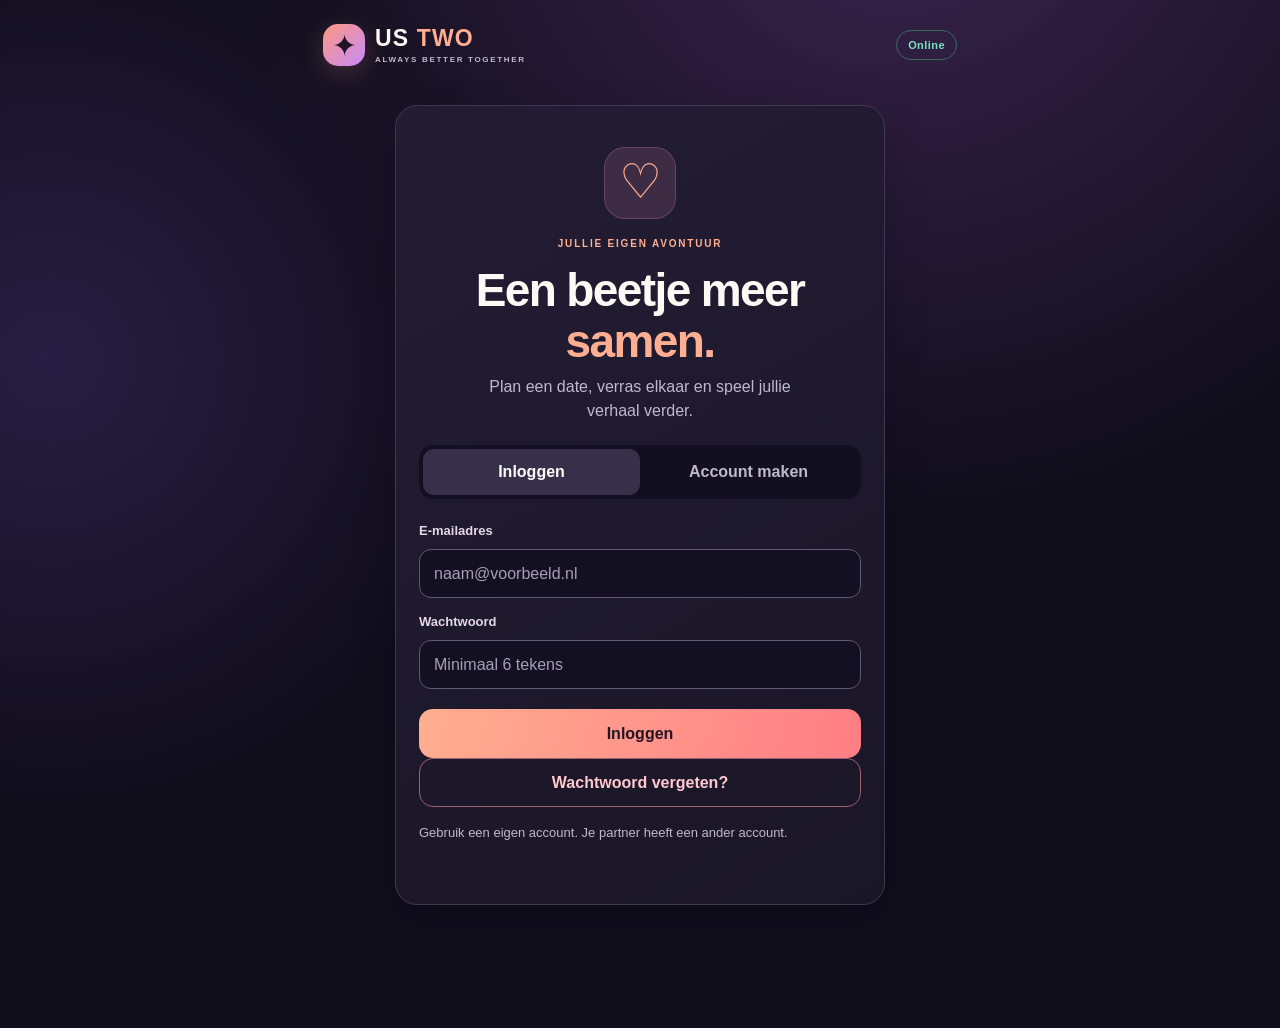
<file: index.html>
<!doctype html>
<html lang="nl">
<head>
  <meta charset="UTF-8">
  <meta name="viewport" content="width=device-width, initial-scale=1, viewport-fit=cover">
  <meta name="theme-color" content="#110f1f">
  <meta name="apple-mobile-web-app-capable" content="yes">
  <meta name="apple-mobile-web-app-status-bar-style" content="black-translucent">
  <meta name="apple-mobile-web-app-title" content="US TWO">
  <meta name="description" content="Jullie eigen plek voor dates, verrassingen en geheime uitdagingen.">
  <meta http-equiv="Content-Security-Policy" content="default-src 'self'; script-src 'self'; style-src 'self'; img-src 'self' data:; connect-src 'self' https://vuigivzwkxelsisbjjlk.supabase.co; manifest-src 'self'; object-src 'none'; base-uri 'none'; form-action 'self'; frame-ancestors 'none'; upgrade-insecure-requests">
  <link rel="manifest" href="./manifest.webmanifest">
  <link rel="icon" type="image/png" href="./icon-192.png">
  <link rel="apple-touch-icon" href="./apple-touch-icon.png">
  <link rel="stylesheet" href="./styles.css">
  <title>US TWO | Samen op avontuur</title>
</head>
<body>
  <div class="app-shell">
    <header class="topbar">
      <div class="brand" aria-label="US TWO"><span class="brand-symbol" aria-hidden="true">✦</span><div class="brand-name">US <b>TWO</b><small>ALWAYS BETTER TOGETHER</small></div></div>
      <div class="top-actions"><span class="status-pill" id="connection-status">Verbinden…</span><button id="refresh-btn" type="button" class="icon-btn hidden" aria-label="Vernieuw gegevens" title="Vernieuwen">↻</button></div>
    </header>

    <main id="main">
      <section id="auth-view" class="auth-view panel">
        <div class="auth-hero"><span class="hero-glyph" aria-hidden="true">♡</span><span class="eyebrow">JULLIE EIGEN AVONTUUR</span><h1>Een beetje meer <em>samen.</em></h1><p>Plan een date, verras elkaar en speel jullie verhaal verder.</p></div>
        <div class="auth-tabs" id="auth-tabs" role="group" aria-label="Account"><button id="login-tab" class="selected" type="button">Inloggen</button><button id="signup-tab" type="button">Account maken</button></div>
        <form id="auth-form" autocomplete="on">
          <label for="auth-email">E-mailadres</label><input id="auth-email" name="email" type="email" autocomplete="email" inputmode="email" placeholder="naam@voorbeeld.nl" required maxlength="254">
          <label for="auth-password">Wachtwoord</label><input id="auth-password" name="password" type="password" autocomplete="current-password" minlength="6" required placeholder="Minimaal 6 tekens">
          <button class="primary-btn full" id="auth-submit" type="submit">Inloggen</button>
        </form>
        <button type="button" id="forgot-password" class="ghost-btn full">Wachtwoord vergeten?</button>
        <form id="reset-request-form" class="hidden" autocomplete="on">
          <h2>Wachtwoord herstellen</h2>
          <p class="form-note">Vul het e-mailadres van je bestaande US TWO-account in. We sturen je een veilige herstellink.</p>
          <label for="reset-email">E-mailadres</label>
          <input id="reset-email" name="email" type="email" autocomplete="email" inputmode="email" maxlength="254" required placeholder="naam@voorbeeld.nl">
          <button type="submit" class="primary-btn full">Stuur herstellink</button>
          <button type="button" class="ghost-btn full" id="reset-request-cancel">Terug naar inloggen</button>
        </form>
        <form id="reset-change-form" class="hidden" autocomplete="off">
          <h2>Kies een nieuw wachtwoord</h2>
          <label for="reset-new-password">Nieuw wachtwoord</label>
          <input id="reset-new-password" name="new-password" type="password" autocomplete="new-password" minlength="8" required placeholder="Minimaal 8 tekens">
          <label for="reset-repeat-password">Herhaal nieuw wachtwoord</label>
          <input id="reset-repeat-password" name="repeat-password" type="password" autocomplete="new-password" minlength="8" required placeholder="Herhaal het wachtwoord">
          <button type="submit" class="primary-btn full">Wachtwoord opslaan</button>
        </form>
        <p class="form-note" id="auth-note">Gebruik een eigen account. Je partner heeft een ander account.</p>
        <p class="feedback" id="auth-feedback" role="status" aria-live="polite"></p>
      </section>

      <div id="app-view" class="hidden">
        <section class="welcome panel">
          <span class="eyebrow">OUR LITTLE UNIVERSE · <span id="date-today"></span></span>
          <h1>Meer tijd voor <em>ons.</em></h1>
          <p id="welcome-note">Jullie avontuur begint hier.</p>
          <div class="couple-banner" id="couple-banner"><span class="dot"></span><span>Verbinden met jullie gezamenlijke ruimte…</span></div>
        </section>

        <section id="home-panel" class="tab-panel" aria-label="Vandaag">
          <div class="section-heading"><div><span class="eyebrow">IN EEN OOGOPSLAG</span><h2>Jullie moment</h2></div><span class="mini-sparkle">✦</span></div>
          <div id="home-cards" class="stack"><p class="muted">Gegevens laden…</p></div>
        </section>

        <section id="pair-panel" class="tab-panel hidden" aria-label="Koppelen">
          <div class="section-heading"><div><span class="eyebrow">EERST JULLIE TWEE</span><h2>Samen verbinden</h2></div></div>
          <div class="panel inset stack">
            <h3>Jouw naam</h3><p class="muted">Zo ziet de ander jouw naam in US TWO.</p>
            <form id="name-form"><label for="profile-name">Schermnaam</label><input id="profile-name" maxlength="50" required placeholder="Bijvoorbeeld Kim"><button class="secondary-btn" type="submit">Naam opslaan</button></form>
          </div>
          <div class="panel inset stack" id="pair-controls"><h3>Jullie verbinden</h3><p class="muted">Maak eerst je profiel aan.</p></div>
        </section>

        <section id="dates-panel" class="tab-panel hidden" aria-label="Agenda">
          <div class="section-heading"><div><span class="eyebrow">TIJD VOOR IETS LEUKS</span><h2>Onze dates</h2></div></div>

          <div class="panel inset stack" id="calendar-panel">
            <div class="calendar-toolbar">
              <button type="button" class="icon-btn" data-action="calendar-prev" aria-label="Vorige maand">‹</button>
              <h3 id="calendar-month-label">Maandoverzicht</h3>
              <button type="button" class="icon-btn" data-action="calendar-next" aria-label="Volgende maand">›</button>
            </div>
            <div id="calendar-grid" class="calendar-grid" aria-label="Agenda per maand"></div>
            <div id="calendar-day-detail" class="calendar-day-detail" aria-live="polite"></div>
            <button type="button" class="ghost-btn" data-action="calendar-today">Ga naar vandaag</button>
          </div>
          <div class="panel inset stack"><h3>Nodig elkaar uit</h3><p class="muted">Een voorstel blijft open totdat de ander reageert.</p>
            <form id="date-form">
              <label for="date-title">Wat gaan jullie doen?</label><input id="date-title" maxlength="120" required placeholder="Bijvoorbeeld een verrassingswandeling">
              <label for="date-when">Wanneer?</label><input id="date-when" type="datetime-local" required>
              <label for="date-duration">Hoe lang?</label><select id="date-duration"><option value="30">30 minuten</option><option value="45">45 minuten</option><option value="60">1 uur</option><option value="90">1,5 uur</option><option value="120">2 uur</option><option value="180">3 uur</option><option value="240">4 uur</option></select>
              <button id="date-submit" class="primary-btn" type="submit">Verstuur uitnodiging <span aria-hidden="true">↗</span></button>
            </form>
          </div>
          <div class="section-heading slim"><h3>Uitnodigingen en plannen</h3></div>
          <div class="panel inset stack hidden" id="date-change-editor" aria-labelledby="date-change-heading">
            <h3 id="date-change-heading">Wijziging voorstellen</h3>
            <p class="muted" id="date-change-original">De bestaande afspraak blijft staan totdat de ander instemt.</p>
            <form id="date-change-form">
              <label for="date-change-title">Nieuwe titel</label>
              <input id="date-change-title" maxlength="120" required placeholder="Naam van de activiteit">
              <label for="date-change-when">Nieuwe datum en tijd</label>
              <input id="date-change-when" type="datetime-local" required>
              <label for="date-change-duration">Nieuwe duur (minuten)</label>
              <input id="date-change-duration" type="number" inputmode="numeric" min="15" max="1440" step="1" required>
              <p class="muted">Dit is een voorstel. De datum verandert pas wanneer je partner accepteert.</p>
              <div class="buttons">
                <button class="primary-btn" type="submit">Voorstel versturen</button>
                <button class="ghost-btn" type="button" id="date-change-cancel">Annuleren</button>
              </div>
            </form>
          </div>
          <div id="dates-list" class="stack"></div>
        </section>

        <section id="ideas-panel" class="tab-panel hidden" aria-label="Dates kiezen">
          <div class="section-heading"><div><span class="eyebrow">SAMEN IETS BELEVEN</span><h2>Kies een date</h2></div></div>
          <div class="panel inset stack" id="date-ideas">
            <div><span class="eyebrow">GRATIS INSPIRATIE, GEEN AI-ABONNEMENT</span><h3>Wat zullen we samen doen?</h3><p class="muted">Kies een idee, vul daarna zelf datum en tijd in en verstuur pas als je wilt.</p></div>
            <div class="idea-filters">
              <label for="idea-category">Categorie</label>
              <select id="idea-category"><option value="all">Alle categorieën</option><option value="creatief">Creatief</option><option value="romantisch">Romantisch</option><option value="avontuur">Avontuur</option><option value="spel">Spel & plezier</option></select>
              <label for="idea-budget">Maximaal budget</label>
              <select id="idea-budget"><option value="all">Maakt niet uit</option><option value="0">Gratis</option><option value="15">€15</option><option value="40">€40</option><option value="75">€75</option></select>
              <label for="idea-duration">Maximale tijdsduur</label><select id="idea-duration"><option value="all">Maakt niet uit</option><option value="30">30 minuten</option><option value="45">45 minuten</option><option value="60">1 uur</option><option value="90">1,5 uur</option><option value="120">2 uur</option><option value="180">3 uur</option><option value="240">4 uur</option></select><label for="idea-place">Locatie</label>
              <select id="idea-place"><option value="all">Overal</option><option value="thuis">Thuis</option><option value="buiten">Buiten</option></select>
            </div>
            <div id="idea-results" class="stack" aria-live="polite"></div>
            <p class="muted">Bedragen zijn indicaties, geen actuele prijzen. Niets wordt automatisch geboekt of verstuurd.</p>
          </div>
        </section>

        <section id="game-panel" class="tab-panel hidden" aria-label="Spelbord">
          <div class="section-heading"><div><span class="eyebrow">JULLIE VERHAAL</span><h2>Het oneindige spel</h2></div></div>
          <div class="panel board-hero"><div class="eyebrow">SAMEN, NIET TEGEN ELKAAR</div><div class="board-counter"><span>VAKJE</span><strong id="board-position">1</strong><span id="board-chapter">HOOFDSTUK 1</span></div><div class="board-trail" id="board-trail" aria-label="Spelvoortgang"></div><div class="board-world-switch" role="group" aria-label="Kies een spelwereld"><button type="button" data-world="woonkamer" aria-pressed="true">Woonkamer</button><button type="button" data-world="strand" aria-pressed="false">Strand</button><button type="button" data-world="vliegveld" aria-pressed="false">Vliegveld</button><button type="button" data-world="bos" aria-pressed="false">Bos</button></div><div class="board-controls"><button type="button" id="board-find-pawn" class="secondary-btn">Ga naar onze pion</button></div><p id="board-next-note" class="muted center"></p></div>
          <div id="round-detail" class="panel inset stack"><p class="muted">Spelgegevens laden…</p></div>
        </section>


        <section id="memories-panel" class="tab-panel hidden" aria-label="Herinneringen">
          <div class="section-heading"><div><span class="eyebrow">JULLIE MOMENTEN</span><h2>Herinneringenboek</h2></div></div>
          <div class="panel inset stack">
            <h3>Leg een moment vast</h3>
            <p class="muted">Standaard privé. Je bepaalt zelf of een herinnering zichtbaar wordt voor je partner.</p>
            <form id="memory-form">
              <label for="memory-title">Titel van het moment</label>
              <input id="memory-title" maxlength="100" required placeholder="Bijvoorbeeld samen langs het water">
              <label for="memory-date">Wanneer was het?</label>
              <input id="memory-date" type="date" required>
              <label for="memory-note">Jouw verhaal (optioneel)</label>
              <textarea id="memory-note" maxlength="3000" rows="4" placeholder="Wat wil je onthouden?"></textarea>
              <label for="memory-visibility">Wie mag dit lezen?</label>
              <select id="memory-visibility">
                <option value="private" selected>Alleen ik (privé)</option>
                <option value="shared">Samen delen</option>
              </select>
              <button class="primary-btn" type="submit">Herinnering bewaren</button>
            </form>
          </div>
          <div class="section-heading slim"><h3>Jullie herinneringen</h3></div>
          <div id="memories-list" class="stack" aria-live="polite"><p class="muted">Herinneringen laden…</p></div>
          <p class="muted">Foto's en video's worden pas toegevoegd wanneer de privéopslag en toestelmachtigingen getest zijn.</p>
        </section>

        <section id="more-panel" class="tab-panel hidden" aria-label="Instellingen">
          <div class="section-heading"><div><span class="eyebrow">JOUW INSTELLINGEN</span><h2>Meer</h2></div></div>
          <div class="panel inset stack"><h3>US TWO</h3><p class="muted">Webapp-versie <span id="app-version">0.8.0</span></p><p class="muted">De webapp gebruikt dezelfde beveiligde database als de Android-app.</p><button type="button" class="secondary-btn" data-action="open-pair">Account en koppeling</button><button id="update-check" class="secondary-btn">Controleer op updates</button><button id="logout-btn" class="ghost-btn">Uitloggen</button></div>
          <div class="panel inset install-tip"><h3>Zet US TWO op het beginscherm</h3><p>Open deze pagina in Safari, tik op <strong>Delen</strong> en kies <strong>Zet op beginscherm</strong>. Vink <strong>Open als webapp</strong> aan als die optie verschijnt.</p></div>
        </section>
      </div>
    </main>
    <nav class="bottom-nav hidden" id="bottom-nav" aria-label="Hoofdnavigatie">
      <button type="button" class="active" data-tab="home"><span class="nav-icon">⌂</span>Vandaag</button>
      <button type="button" data-tab="ideas"><span class="nav-icon">♡</span>Dates</button>
      <button type="button" data-tab="dates"><span class="nav-icon">▣</span>Agenda</button>
      <button type="button" data-tab="game"><span class="nav-icon">◇</span>Spel</button>
      <button type="button" data-tab="memories"><span class="nav-icon">♡</span>Momenten</button>
      <button type="button" data-tab="more"><span class="nav-icon">☷</span>Meer</button>
    </nav>
  </div>
  <div id="toast" class="toast" role="status" aria-live="polite"></div>
  <div id="update-bar" class="update-bar hidden" role="status"><span>Een nieuwe versie van US TWO staat klaar.</span><button id="apply-update" type="button">Bijwerken</button></div>
  <script type="module" src="./app.js"></script>
</body>
</html>
</file>
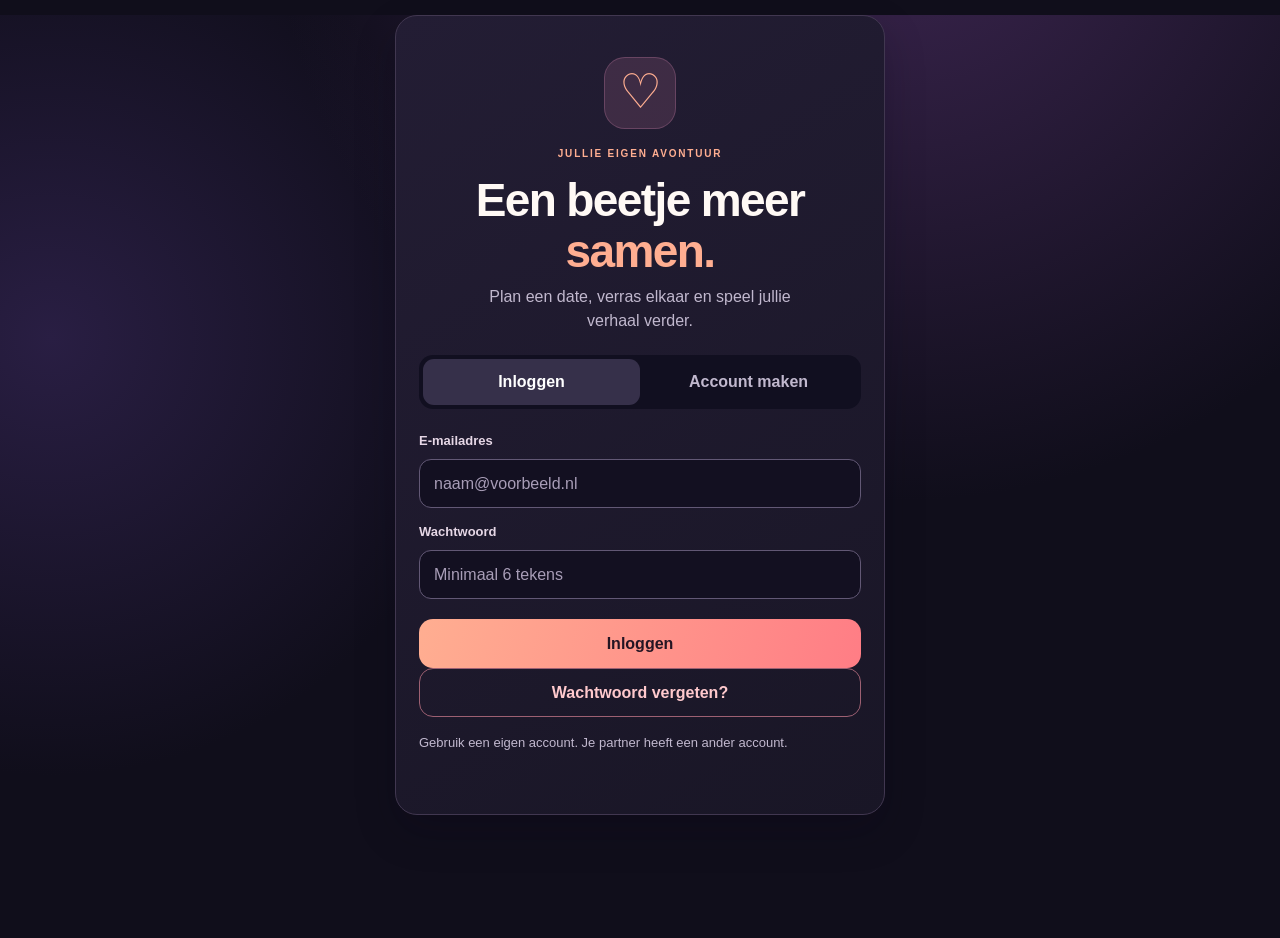
<file: acceptatie/index.html>
<!doctype html>
<html lang="nl">
<head>
  <meta charset="UTF-8">
  <meta name="viewport" content="width=device-width, initial-scale=1, viewport-fit=cover">
  <meta name="theme-color" content="#110f1f">
  <meta name="apple-mobile-web-app-capable" content="yes">
  <meta name="apple-mobile-web-app-status-bar-style" content="black-translucent">
  <meta name="apple-mobile-web-app-title" content="US TWO">
  <meta name="description" content="Jullie eigen plek voor dates, verrassingen en geheime uitdagingen.">
  <meta http-equiv="Content-Security-Policy" content="default-src 'self'; script-src 'self'; style-src 'self'; img-src 'self' data: blob:; connect-src 'self' https://vuigivzwkxelsisbjjlk.supabase.co; manifest-src 'self'; object-src 'none'; base-uri 'none'; form-action 'self'; frame-ancestors 'none'; upgrade-insecure-requests">
  <link rel="manifest" href="./manifest.webmanifest">
  <link rel="icon" type="image/png" href="./icon-192.png">
  <link rel="apple-touch-icon" href="./apple-touch-icon.png">
  <link rel="stylesheet" href="./styles.css?v=100rc1">
  <link rel="stylesheet" href="./quest-board.css?v=100rc1">
  <title>US TWO | Samen op avontuur</title>

</head>
<body>
  <div class="app-shell">
    <header class="topbar">
      <div class="brand" aria-label="US TWO"><span class="brand-symbol" aria-hidden="true">✦</span><div class="brand-name">US <b>TWO</b><small>ALWAYS BETTER TOGETHER</small></div></div>
      <div class="top-actions"><span class="status-pill" id="connection-status">Verbinden…</span><button id="refresh-btn" type="button" class="icon-btn hidden" aria-label="Vernieuw gegevens" title="Vernieuwen">↻</button></div>
    </header>

    <main id="main">
      <section id="auth-view" class="auth-view panel">
        <div class="auth-hero"><span class="hero-glyph" aria-hidden="true">♡</span><span class="eyebrow">JULLIE EIGEN AVONTUUR</span><h1>Een beetje meer <em>samen.</em></h1><p>Plan een date, verras elkaar en speel jullie verhaal verder.</p></div>
        <div class="auth-tabs" id="auth-tabs" role="group" aria-label="Account"><button id="login-tab" class="selected" type="button">Inloggen</button><button id="signup-tab" type="button">Account maken</button></div>
        <form id="auth-form" autocomplete="on">
          <label for="auth-email">E-mailadres</label><input id="auth-email" name="email" type="email" autocomplete="email" inputmode="email" placeholder="naam@voorbeeld.nl" required maxlength="254">
          <label for="auth-password">Wachtwoord</label><input id="auth-password" name="password" type="password" autocomplete="current-password" minlength="6" required placeholder="Minimaal 6 tekens">
          <button class="primary-btn full" id="auth-submit" type="submit">Inloggen</button>
        </form>
        <button type="button" id="forgot-password" class="ghost-btn full">Wachtwoord vergeten?</button>
        <form id="reset-request-form" class="hidden" autocomplete="on">
          <h2>Wachtwoord herstellen</h2>
          <p class="form-note">Vul het e-mailadres van je bestaande US TWO-account in. We sturen je een veilige herstellink.</p>
          <label for="reset-email">E-mailadres</label>
          <input id="reset-email" name="email" type="email" autocomplete="email" inputmode="email" maxlength="254" required placeholder="naam@voorbeeld.nl">
          <button type="submit" class="primary-btn full">Stuur herstellink</button>
          <button type="button" class="ghost-btn full" id="reset-request-cancel">Terug naar inloggen</button>
        </form>
        <form id="reset-change-form" class="hidden" autocomplete="off">
          <h2>Kies een nieuw wachtwoord</h2>
          <label for="reset-new-password">Nieuw wachtwoord</label>
          <input id="reset-new-password" name="new-password" type="password" autocomplete="new-password" minlength="8" required placeholder="Minimaal 8 tekens">
          <label for="reset-repeat-password">Herhaal nieuw wachtwoord</label>
          <input id="reset-repeat-password" name="repeat-password" type="password" autocomplete="new-password" minlength="8" required placeholder="Herhaal het wachtwoord">
          <button type="submit" class="primary-btn full">Wachtwoord opslaan</button>
        </form>
        <p class="form-note" id="auth-note">Gebruik een eigen account. Je partner heeft een ander account.</p>
        <p class="feedback" id="auth-feedback" role="status" aria-live="polite"></p>
      </section>

      <div id="app-view" class="hidden">
        <section class="welcome panel">
          <span class="eyebrow">OUR LITTLE UNIVERSE · <span id="date-today"></span></span>
          <h1>Meer tijd voor <em>ons.</em></h1>
          <p id="welcome-note">Jullie avontuur begint hier.</p>
          <div class="couple-banner" id="couple-banner"><span class="dot"></span><span>Verbinden met jullie gezamenlijke ruimte…</span></div>
        </section>

        <section id="home-panel" class="tab-panel" aria-label="Vandaag">
          <div class="section-heading"><div><span class="eyebrow">IN EEN OOGOPSLAG</span><h2>Jullie moment</h2></div><span class="mini-sparkle">✦</span></div>
          <div id="home-cards" class="stack"><p class="muted">Gegevens laden…</p></div>
        </section>

        <section id="pair-panel" class="tab-panel hidden" aria-label="Koppelen">
          <div class="section-heading"><div><span class="eyebrow">EERST JULLIE TWEE</span><h2>Samen verbinden</h2></div></div>
          <div class="panel inset stack">
            <h3>Jouw naam</h3><p class="muted">Zo ziet de ander jouw naam in US TWO.</p>
            <form id="name-form"><label for="profile-name">Schermnaam</label><input id="profile-name" maxlength="50" required placeholder="Bijvoorbeeld Kim"><button class="secondary-btn" type="submit">Naam opslaan</button></form>
          </div>
          <div class="panel inset stack" id="pair-controls"><h3>Jullie verbinden</h3><p class="muted">Maak eerst je profiel aan.</p></div>
        </section>

        <section id="discover-panel" class="tab-panel hidden" aria-label="Dates ontdekken">
          <div class="section-heading"><div><span class="eyebrow">KIES JULLIE VOLGENDE DATE</span><h2>Dates ontdekken</h2></div></div>
          <div class="panel inset stack quest-date-intro">
            <h3>Een date voor ieder moment ♡</h3>
            <p class="muted">Ontdek alle gewone opdrachten en bonusdates. Je kunt ook rechtstreeks op een plek op het speelbord tikken, zoals Bos, Strand of Woonkamer.</p>
            <div class="quest-date-proposals">
              <h3>Drie dates voor jullie ♡</h3>
              <p class="muted">Kies een voorstel of bekijk drie andere ideeën. Daarna plan je samen de datum.</p>
              <div id="quest-date-proposal-results" class="quest-date-results" aria-label="Drie datevoorstellen"></div>
              <button id="quest-date-refresh-proposals" type="button" class="primary-btn">Toon drie andere dates ↻</button>
            </div>
            <details id="quest-date-advanced" class="quest-date-advanced"><summary>Uitgebreid zoeken en filters</summary>
            <div class="quest-date-filters">
              <label for="quest-date-search">Zoeken</label>
              <input id="quest-date-search" type="search" placeholder="Bijvoorbeeld wandelen, film of romantisch" autocomplete="off">
              <label for="quest-date-area">Plek</label>
              <select id="quest-date-area"><option value="all">Alle plekken</option></select>
              <label for="quest-date-category">Categorie</label>
              <select id="quest-date-category"><option value="all">Alle categorieën</option></select>
              <label for="quest-date-sort">Sorteer dates</label>
              <select id="quest-date-sort"><option value="default">Standaardvolgorde</option><option value="shortest">Kortste eerst</option><option value="longest">Langste eerst</option><option value="cheapest">Goedkoopste eerst</option><option value="title">Naam A-Z</option></select>
              <label for="quest-date-duration">Maximale tijdsduur</label>
              <select id="quest-date-duration"><option value="all">Alle tijdsduren</option><option value="30">Tot 30 minuten</option><option value="60">Tot 1 uur</option><option value="120">Tot 2 uur</option><option value="240">Tot 4 uur</option></select>
              <div class="quest-date-filter-pair">
                <div><label for="quest-date-budget">Maximaal budget</label>
                  <select id="quest-date-budget"><option value="all">Alles</option><option value="0">Gratis</option><option value="15">€15</option><option value="40">€40</option><option value="75">€75</option></select></div>
                <div><label for="quest-date-mode">Samen of op afstand</label>
                  <select id="quest-date-mode"><option value="all">Alles</option><option value="together">Samen</option><option value="remote">Op afstand</option></select></div>
              </div>
            </div>
            <button id="quest-date-reset-filters" type="button" class="secondary-btn">Wis alle filters</button>
            <div id="quest-date-results" class="quest-date-results" aria-label="Beschikbare datekaarten"></div>
            <button type="button" id="quest-date-more" class="secondary-btn" hidden>Toon meer dates</button>
            </details>
            <p id="quest-date-status" class="muted" role="status" aria-live="polite">Open dit scherm om de collectie te laden.</p>
            <p id="quest-date-count" class="quest-date-count" aria-live="polite"></p>
            <p class="muted">Een date kiezen opent de Agenda. Niets wordt verstuurd voordat je zelf een datum kiest en bevestigt. Bonuskaarten geven geen automatische spelstappen.</p>
          </div>
          <details class="panel inset quest-date-quick">
            <summary>Ook 12 snelle date-ideeën</summary>
          <div class="panel inset stack" id="date-ideas">
            <div><span class="eyebrow">GRATIS INSPIRATIE, GEEN AI-ABONNEMENT</span><h3>Wat zullen we samen doen?</h3><p class="muted">Kies een idee, vul daarna zelf datum en tijd in en verstuur pas als je wilt.</p></div>
            <div class="idea-filters">
              <label for="idea-budget">Maximaal budget</label>
              <select id="idea-budget"><option value="all">Maakt niet uit</option><option value="0">Gratis</option><option value="15">€15</option><option value="40">€40</option><option value="75">€75</option></select>
              <label for="idea-place">Locatie</label>
              <select id="idea-place"><option value="all">Overal</option><option value="thuis">Thuis</option><option value="buiten">Buiten</option></select>
            </div>
            <div id="idea-results" class="stack" aria-live="polite"></div>
            <p class="muted">Bedragen zijn indicaties, geen actuele prijzen. Niets wordt automatisch geboekt of verstuurd.</p>
          </div>

          </details>
        </section>

        <section id="dates-panel" class="tab-panel hidden" aria-label="Agenda">
          <div class="section-heading"><div><span class="eyebrow">SAMEN IETS PLANNEN</span><h2>Onze agenda</h2></div><button type="button" class="secondary-btn" data-action="open-discover">Kies een date</button></div>


          <div class="panel inset stack" id="calendar-panel">
            <div class="calendar-toolbar">
              <button type="button" class="icon-btn" data-action="calendar-prev" aria-label="Vorige maand">‹</button>
              <h3 id="calendar-month-label">Maandoverzicht</h3>
              <button type="button" class="icon-btn" data-action="calendar-next" aria-label="Volgende maand">›</button>
            </div>
            <div id="calendar-grid" class="calendar-grid" aria-label="Agenda per maand"></div>
            <div id="calendar-day-detail" class="calendar-day-detail" aria-live="polite"></div>
            <button type="button" class="ghost-btn" data-action="calendar-today">Ga naar vandaag</button>
            <button type="button" class="secondary-btn" data-action="calendar-plan-day">Plan een date op deze dag</button>
          </div>
          <div class="panel inset stack"><h3>Nodig elkaar uit</h3><p class="muted">Een voorstel blijft open totdat de ander reageert.</p>
            <form id="date-form">
              <p id="date-form-selected" class="muted" aria-live="polite">Kies een date op het aparte Dates-scherm of vul zelf een activiteit in.</p>
              <label for="date-title">Wat gaan jullie doen?</label><input id="date-title" maxlength="120" required placeholder="Bijvoorbeeld een verrassingswandeling">
              <label for="date-when">Wanneer?</label><input id="date-when" type="datetime-local" required>
              <label for="date-duration">Hoe lang?</label><select id="date-duration"><option value="30">30 minuten</option><option value="45">45 minuten</option><option value="60">1 uur</option><option value="90">1,5 uur</option><option value="120">2 uur</option><option value="180">3 uur</option><option value="240">4 uur</option></select>
              <p id="date-conflict-warning" class="muted" role="status" aria-live="polite" hidden></p>
              <button id="date-submit" class="primary-btn" type="submit">Verstuur uitnodiging <span aria-hidden="true">↗</span></button>
            </form>
          </div>
          <div class="section-heading slim"><h3>Uitnodigingen en plannen</h3></div>
          <section class="panel inset stack" aria-label="Mijn geheime date-missies"><h3>Mijn geheime date-missies</h3><p class="muted">Alleen de partner die de missie krijgt kan deze lezen.</p><div id="us-two-my-secret-missions" aria-live="polite">Missies laden zodra je bent ingelogd.</div></section>
          <div class="date-list-controls"><label for="date-list-filter">Toon afspraken</label><select id="date-list-filter"><option value="upcoming">Komende afspraken</option><option value="incoming">Jouw reacties</option><option value="pending">Wachten op antwoord</option><option value="accepted">Bevestigde dates</option><option value="all">Alle afspraken</option><option value="history">Geschiedenis</option></select></div>
          <div class="panel inset stack hidden" id="date-change-editor" aria-labelledby="date-change-heading">
            <h3 id="date-change-heading">Wijziging voorstellen</h3>
            <p class="muted" id="date-change-original">De bestaande afspraak blijft staan totdat de ander instemt.</p>
            <form id="date-change-form">
              <label for="date-change-title">Nieuwe titel</label>
              <input id="date-change-title" maxlength="120" required placeholder="Naam van de activiteit">
              <label for="date-change-when">Nieuwe datum en tijd</label>
              <input id="date-change-when" type="datetime-local" required>
              <label for="date-change-duration">Nieuwe duur (minuten)</label>
              <input id="date-change-duration" type="number" inputmode="numeric" min="15" max="1440" step="1" required>
              <p class="muted">Dit is een voorstel. De datum verandert pas wanneer je partner accepteert.</p>
              <div class="buttons">
                <button class="primary-btn" type="submit">Voorstel versturen</button>
                <button class="ghost-btn" type="button" id="date-change-cancel">Annuleren</button>
              </div>
            </form>
          </div>
          <div id="dates-list" class="stack"></div>
        </section>

        <section id="game-panel" class="tab-panel hidden" aria-label="Spelbord">
          <div class="section-heading quest-game-title"><div><span class="eyebrow">SAMEN OP PAD</span><h2 id="quest-game-view-heading">Jullie avontuur</h2></div></div>
          <p id="quest-game-section-note" class="muted" role="status">Het bord en de opdrachten gebruiken dezelfde gezamenlijke spelstand.</p>
          <section id="quest-cards-import-hint" class="panel inset stack" aria-label="Originele opdrachtkaartjes importeren">
            <h3>Bekijk jullie 258 opdrachtkaartjes</h3>
            <p>De originele afbeeldingen worden privé op je telefoon bewaard. Importeer één keer het mobiele kaartenpakket om de illustraties bij de opdrachten en in de collectie te zien.</p>
            <button type="button" id="quest-open-card-import" class="primary-btn">Kaartjes bekijken of importeren</button>
            <p class="muted">Het importeren verandert jullie spelstand niet. Op Kims iPhone is eenmalig dezelfde import nodig.</p>
          </section>
          <nav id="quest-tasks-shortcuts" class="quest-tasks-shortcuts" aria-label="Onderdelen van opdrachten en vragen">
            <button type="button" data-quest-jump="quest-question-panel" class="secondary-btn">Vragen</button>
            <button type="button" data-quest-jump="quest-pilot-catalog" class="secondary-btn">Opdrachten kiezen</button>
            <button type="button" data-quest-jump="quest-pilot-actions" class="secondary-btn">Acties</button>
          </nav>
          <section class="panel inset stack" id="quest-pilot" aria-labelledby="quest-pilot-heading">
            <h3 id="quest-pilot-heading">Jullie gezamenlijke spelreis</h3><button id="ustwo-sound-toggle" class="ghost-btn" type="button" aria-pressed="true">Geluid aan ♫</button>
            <p id="quest-pilot-status" role="status" aria-live="polite">Gebruik eerst je gekoppelde account.</p>
            <section class="quest-board-section stack" aria-label="Officieel verticaal speelbord">
              <div id="quest-board-card" class="quest-board-card">
                <div class="quest-board-card-header">
                  <strong id="quest-world-heading">Wereld 1 · Liefdesbos</strong>
                  <strong id="quest-world-cell">Vakje 0 ♡</strong>
                </div>
                <div class="quest-world-progress" aria-label="Voortgang in de huidige wereld">
                  <div class="quest-world-progress-track"><div id="quest-world-progress-fill" class="quest-world-progress-fill"></div></div>
                  <span id="quest-world-progress-label">0 van 40 stappen</span>
                </div>
                <div class="quest-world-viewport" id="quest-world-viewport" role="group" aria-label="Sleepbaar speelbord met aanklikbare locaties">
                  <div id="quest-board-stage" class="quest-board-stage" data-art-pending="true">
                  <picture class="quest-board-art-picture">
                    <img class="quest-world-art" src="./assets/us-two-user-board.png" width="941" height="1672" alt="Het originele US TWO-liefdeseiland: lichtpaden, vliegveld, bioscoop en woonkamer, met een gouden portaal" loading="eager" fetchpriority="high" decoding="async">
                  </picture>
                  <span id="quest-shared-cell-marker" hidden aria-hidden="true"></span>
                  <div id="quest-world-pawn" class="quest-world-pawn" aria-label="Eén gezamenlijke pion voor Youri, Kim en Pepsi" hidden>
                    <div id="quest-world-actor" class="quest-world-actor">
                      <img id="quest-world-approved-couple" class="quest-world-approved-couple" src="./assets/approved-youri-kim.webp" alt="" aria-hidden="true">
                      <img id="quest-world-approved-pepsi" class="quest-world-approved-pepsi" src="./assets/approved-pepsi.webp" alt="" aria-hidden="true">
                      <img id="quest-world-pawn-art" alt="De origineel goedgekeurde gezamenlijke pion" hidden>
                      <img id="quest-world-pose-frame" alt="" aria-hidden="true" hidden>
                      <span id="quest-world-fallback" class="quest-world-heart" aria-hidden="true" hidden>♥</span>
                    </div>
                    <span id="quest-world-scene-spark" class="quest-world-scene-spark" aria-hidden="true" hidden>♥</span>
                    <span id="quest-world-scene-ball" class="quest-world-scene-ball" aria-hidden="true" hidden></span>
                  </div>
                  <div class="quest-board-hitmap" aria-label="Kies een plek op het speelbord">
                    <button type="button" id="quest-location-airport" class="quest-location-hit" data-location="airport" aria-label="Vliegveld: bekijk avontuurlijke dates"></button>
                    <button type="button" id="quest-location-beach" class="quest-location-hit" data-location="beach" aria-label="Strand: bekijk buiten- en stranddates"></button>
                    <button type="button" id="quest-location-cinema" class="quest-location-hit" data-location="cinema" aria-label="Bioscoop: bekijk film- en theaterdates"></button>
                    <button type="button" id="quest-location-wellness" class="quest-location-hit" data-location="wellness" aria-label="Wellness: bekijk ontspannende dates"></button>
                    <button type="button" id="quest-location-living" class="quest-location-hit" data-location="living" aria-label="Woonkamer: bekijk dates voor thuis"></button>
                    <button type="button" id="quest-location-cafe" class="quest-location-hit" data-location="cafe" aria-label="Café: bekijk eet- en gespreksdates"></button>
                    <button type="button" id="quest-location-forest" class="quest-location-hit quest-location-forest" data-location="forest" aria-label="Bos: bekijk bos- en natuurdates">🌲 Bos</button>
                  </div>
                  </div>
                  <div id="quest-board-loading" role="status"><span id="quest-board-loading-text">Jullie gedeelde speelbord wordt geladen.</span><button type="button" id="quest-board-retry">Opnieuw laden</button></div>
                  <span id="quest-board-live-position" role="status">Spelstand laden…</span>
                  <div class="quest-board-location-overlay" aria-label="Kies een dateplek"><button type="button" data-quick-location="living">🏠 Woonkamer</button><button type="button" data-quick-location="beach">🏖 Strand</button><button type="button" data-quick-location="airport">✈ Vliegveld</button><button type="button" data-quick-location="forest">🌲 Bos</button></div>
                  <div class="quest-board-map-controls" role="group" aria-label="Speelbord bedienen">
                    <button type="button" id="quest-board-zoom-in" aria-label="Speelbord inzoomen">+</button>
                    <button type="button" id="quest-board-zoom-out" aria-label="Speelbord uitzoomen">−</button>
                    <button type="button" id="quest-board-center" aria-label="Breng de pion in beeld">◎</button>
                    <span id="quest-board-zoom-level" aria-live="polite">114%</span>
                  </div>
                </div>
                <div class="quest-board-quick-locations" role="group" aria-label="Direct naar een locatie"><button type="button" data-quick-location="airport">✈️ Vliegveld</button><button type="button" data-quick-location="beach">🏖️ Strand</button><button type="button" data-quick-location="living">🏠 Thuis</button><button type="button" data-quick-location="forest">🌲 Bos</button></div>
                <div class="quest-board-replay" aria-label="Voortgang op het bord">
                  <span id="quest-world-step-caption">Huidige positie laden…</span>
                  <button type="button" id="quest-world-replay" disabled>↻ Herhaal</button>
                </div>
                <div class="quest-board-caption">De pion beweegt na een voltooide opdracht. Jullie bevestigen allebei, zonder dobbelsteen.</div>
              </div>
              <p id="quest-world-position" class="quest-screenreader" role="status" aria-live="polite">De gezamenlijke pion verschijnt na het laden van de serverstand.</p>
              
              
              <details class="quest-board-art-options">
                <summary>2D-pion en bewegingen beheren</summary>
                <p class="muted">De goedgekeurde Youri-, Kim- en Pepsi-pionnen staan standaard op het bord. Beide telefoons gebruiken dezelfde goedgekeurde pion. Eerder lokaal opgeslagen afbeeldingen blijven bewaard.</p>
                <label for="quest-world-art-upload">Eigen originele pion (PNG/WebP)</label>
                <input id="quest-world-art-upload" type="file" accept="image/png,image/webp" disabled>
                <p id="quest-world-art-status" class="muted" role="status" aria-live="polite">Goedgekeurde figuren worden automatisch gebruikt.</p>
                <details class="quest-pose-management">
                <summary>Goedgekeurde 2D-bewegingen beheren</summary>
                <p class="muted">Voeg alleen beelden toe van de bestaande, goedgekeurde personages. De app speelt de frames achter elkaar af. Niets wordt naar de server verstuurd.</p>
                <label for="quest-pose-zip">Goedgekeurd US TWO-posepakket in één keer importeren (ZIP)</label>
                <input id="quest-pose-zip" type="file" accept=".zip,application/zip" disabled>
                <p class="muted">Importeer het lokaal gedownloade US TWO-posepakket. De negen scènes worden alleen op dit toestel en voor dit gekoppelde account bewaard.</p>
                <label for="quest-pose-scene">Animatie waarvoor je frames toevoegt</label>
                <select id="quest-pose-scene" disabled>
                  <option value="pepsi">Bal gooien met Pepsi</option>
                  <option value="kiss">Zoenen</option>
                  <option value="hug">Knuffelen</option>
                  <option value="dance">Dansen</option>
                  <option value="walk">Wandelen</option>
                  <option value="stars">Sterren kijken</option>
                  <option value="five">Samen vieren</option>
                  <option value="play">Spel en plezier</option>
                  <option value="calm">Rustig samen</option>
                </select>
                <label for="quest-pose-upload">Kies 2 tot 24 originele PNG- of WebP-frames</label>
                <input id="quest-pose-upload" type="file" accept="image/png,image/webp" multiple disabled>
                <button type="button" id="quest-pose-remove" class="ghost-btn" disabled>Verwijder lokale beeldreeks</button>
                <p id="quest-pose-status" class="muted" role="status" aria-live="polite">Nog geen goedgekeurde beeldframes geladen.</p>
              </details>
              </details>
              <div class="quest-cinematic-controls" role="group" aria-label="Animatie voor de opdracht">
                <p id="quest-cinematic-status" class="muted" role="status" aria-live="polite">De animatie verschijnt wanneer jullie een opdracht hebben.</p>
                <div class="buttons">
                  <button type="button" id="quest-cinematic-play" class="secondary-btn" disabled>Speel bijpassende beweging</button>
                  <button type="button" id="quest-cinematic-stop" class="ghost-btn" disabled>Stop animatie</button>
                </div>
                <p class="muted">Bewegingen gebruiken uitsluitend de goedgekeurde 2D-personages en beschikbare poseframes.</p>
              </div>
            
            </section>
            <p id="quest-journey-guidance" class="quest-journey-guidance" role="status" aria-live="polite">De spelreisstatus verschijnt na het inloggen.</p>
            <p id="quest-pilot-pending" class="muted">Wachtende acties: onbekend</p>
            <p id="quest-pilot-network" class="muted" role="status" aria-live="polite">Netwerkstatus controleren…</p>
            <div id="quest-task-phase" class="quest-task-phase" role="status" aria-live="polite" hidden>
              <span data-phase="choose">1. Kiezen</span><span data-phase="approval">2. Goedkeuren</span><span data-phase="active">3. Uitvoeren</span>
            </div>
            <button id="quest-next-action" type="button" class="secondary-btn quest-next-action" hidden disabled>Ga naar volgende spelactie</button>
            <p id="quest-pilot-task" class="muted">Huidige opdracht nog niet opgehaald.</p>
            <p id="quest-pilot-task-progress" class="quest-task-progress" role="status" aria-live="polite" hidden></p>
            <section id="quest-current-card" class="quest-current-card" aria-label="Officiële kaart bij de actuele opdracht" hidden>
              <div class="quest-current-card-frame">
                <div class="quest-current-card-top"><span>US TWO ♡</span><span id="quest-current-card-phase">JULLIE KAART</span></div>
                <div class="quest-current-card-picture"><img id="quest-current-card-image" class="quest-card-image" alt="" hidden><span class="quest-current-card-placeholder" aria-hidden="true">♡</span></div>
                <div class="quest-current-card-copy"><p class="eyebrow" id="quest-current-card-meta"></p><h4 id="quest-current-card-title"></h4><p id="quest-current-card-art-status" class="muted" role="status"></p></div>
              </div>
            </section>
            <section class="stack" aria-labelledby="quest-schedule-heading">
              <h4 id="quest-schedule-heading">Date samen plannen</h4>
              <p id="quest-pilot-schedule-status" class="muted" role="status" aria-live="polite">Geen datum geladen.</p>
              <label for="quest-pilot-schedule-time">Voorgestelde datum en tijd</label>
              <input id="quest-pilot-schedule-time" type="datetime-local" aria-label="Date voorstellen voor datum en tijd" />
              <button id="quest-pilot-schedule-propose" type="button" class="primary-btn" disabled>♡ Plan deze date</button>
              <button id="quest-pilot-schedule-accept" type="button" class="primary-btn" disabled>✓ Datum bevestigen</button>
              <button id="quest-pilot-schedule-reject" type="button" class="ghost-btn" disabled>Datum afwijzen</button>
              <button id="quest-pilot-schedule-cancel" type="button" class="ghost-btn" disabled>Mijn datumvoorstel intrekken</button>

            </section>
            <div id="quest-card-reveal" class="quest-card-reveal hidden" role="dialog" aria-modal="true" aria-labelledby="quest-card-reveal-heading" aria-describedby="quest-card-reveal-description">
              <div class="quest-card-reveal-backdrop"></div>
              <div class="quest-card-reveal-content">
                <button id="quest-card-reveal-close" type="button" class="quest-card-reveal-close" aria-label="Kaart sluiten">×</button>
                <span class="quest-card-reveal-eyebrow" id="quest-card-reveal-label">US TWO · JULLIE AVONTUUR</span>
                <h3 id="quest-card-reveal-heading">Een nieuwe kaart</h3>
                <img id="quest-card-reveal-image" alt="" hidden>
                <p id="quest-card-reveal-description"></p>
                <button id="quest-card-reveal-continue" type="button" class="primary-btn">Accepteren</button>
              </div>
            </div>
            <p id="quest-pilot-instructions" class="muted" aria-live="polite">De opdrachtinstructies verschijnen zodra jullie een opdracht hebben gekozen.</p>
            <section id="quest-question-panel" class="quest-question-panel stack" aria-label="Om de beurt vragen beantwoorden" hidden>
              <h4>Jullie vragenronde</h4>
              <p class="muted">Eén gezamenlijke spelstand. Alleen na goedkeuring door je partner verdienen jullie 3 of 5 stappen. Geen dobbelsteen.</p>
              <p id="quest-question-status" role="status" aria-live="polite">Vragenstand ophalen…</p>
              <div id="quest-question-turn-indicator" class="quest-question-turn-indicator" role="status" aria-live="polite" hidden></div>
              <label for="quest-question-category">Kies een categorie</label>
              <select id="quest-question-category" disabled></select>
              <button id="quest-question-start" type="button" class="secondary-btn" disabled>Start deze vraag</button>
              <div id="quest-question-card" class="quest-question-card" hidden>
                <img id="quest-question-art" src="./assets/us-two-user-pawn.png" alt="Goedgekeurde 2D-tekening van Youri en Kim" class="quest-question-art" loading="lazy">
                <button id="quest-question-play-pose" type="button" class="ghost-btn" hidden>Speel passende 2D-pose af</button>
                <div class="quest-question-card-content">
                  <span id="quest-question-card-category" class="quest-date-chip">Vraag</span>
                  <p id="quest-question-prompt" class="quest-question-prompt"></p>
                </div>
              </div>
              <p id="quest-question-received" class="quest-question-answer" hidden></p>
              <label for="quest-question-answer">Jouw antwoord</label>
              <textarea id="quest-question-answer" rows="3" maxlength="1500" placeholder="Typ jouw antwoord voor je partner" disabled hidden></textarea>
              <div class="buttons">
                <button id="quest-question-submit" type="button" class="secondary-btn" disabled hidden>Antwoord versturen</button>
                <button id="quest-question-approve" type="button" class="secondary-btn" disabled hidden>Antwoord goedkeuren</button>
                <button id="quest-question-reject" type="button" class="ghost-btn" disabled hidden>Opnieuw beantwoorden</button>
                <button id="quest-question-skip" type="button" class="ghost-btn" disabled hidden>Vraag overslaan</button>
                <button id="quest-question-cancel" type="button" class="ghost-btn" disabled hidden>Vraag annuleren</button>
              </div>
              <p class="muted">Erotiek (18+) kun je afzonderlijk toestaan via Meer → Erotiek. Alleen bij wederzijdse toestemming wordt de categorie beschikbaar.</p>
            </section>


            <div class="stack" id="quest-pilot-catalog">
              <h4>Kies een nieuwe opdracht</h4>
              <label for="quest-pilot-mode">Hoe spelen jullie?</label>
              <select id="quest-pilot-mode" aria-label="Speelvorm"><option value="samen">Samen</option><option value="afstand">Op afstand</option></select>
              <label for="quest-pilot-budget">Maximale kosten voor jullie samen</label>
              <select id="quest-pilot-budget" aria-label="Maximaal datebudget">
                <option value="0">Gratis (€0)</option>
                <option value="10">Maximaal €10</option>
                <option value="20">Maximaal €20</option>
                <option value="40">Maximaal €40</option>
                <option value="60">Maximaal €60</option>
                <option value="100">Maximaal €100</option>
                <option value="max">Onbeperkt</option>
              </select>

              <button id="quest-pilot-load-catalog" class="primary-btn" type="button" disabled>Laat drie opdrachten zien</button>
              <div id="quest-pilot-options" class="stack" role="group" aria-label="Beschikbare opdrachten">
                <button id="quest-pilot-option-0" type="button" class="secondary-btn" disabled>Voorstel 1</button>
                <button id="quest-pilot-option-1" type="button" class="secondary-btn" disabled>Voorstel 2</button>
                <button id="quest-pilot-option-2" type="button" class="secondary-btn" disabled>Voorstel 3</button>
              </div>
            </div>
            <div class="stack" id="quest-pilot-actions" aria-label="Opdrachtacties">
              <button id="quest-pilot-accept" type="button" class="primary-btn" disabled>♡ Ja, deze doen we!</button>
              <button id="quest-pilot-reject" type="button" class="ghost-btn" disabled>Voorstel afwijzen</button>
              <button id="quest-pilot-cancel" type="button" class="ghost-btn" disabled>Eigen voorstel intrekken</button>
              <button id="quest-pilot-complete" type="button" class="primary-btn" disabled>✓ Opdracht afgerond</button>
              <button id="quest-pilot-skip" type="button" class="ghost-btn" disabled>Opdracht samen overslaan</button>
            </div>
            <div class="stack">
              <button id="quest-pilot-refresh" type="button" class="secondary-btn">Serverstatus ophalen</button>
              <button id="quest-pilot-sync" type="button" class="secondary-btn" disabled>Wachtende acties opnieuw versturen</button>
              <div class="stack" id="quest-pilot-recovery" aria-live="polite">
                <p id="quest-pilot-conflict" class="muted">Geen synchronisatieconflict vastgesteld.</p>
                <button id="quest-pilot-resolve" type="button" class="ghost-btn" disabled>Vastgelopen voorstel veilig annuleren</button>
              </div>
              <button id="quest-pilot-start" type="button" class="ghost-btn" disabled>Spelreis starten</button>
            </div>
            <section aria-labelledby="quest-pilot-super-heading" class="stack">
              <h4 id="quest-pilot-super-heading">Superdate · voorbereiding en toestemming</h4>
              <p id="quest-pilot-super-status" role="status" aria-live="polite">Nog geen superdategegevens geladen.</p>
              <p id="quest-pilot-super-consent" class="muted" role="status" aria-live="polite">Bevestigingen worden opgehaald.</p>
              <p id="quest-pilot-super-timing" class="muted">Voorbereidingstijd wordt opgehaald.</p>
              <p id="quest-pilot-super-prep" class="muted">Alleen jouw voorbereiding wordt hier weergegeven.</p>
              <p id="quest-pilot-super-finale" class="muted">De gezamenlijke finale blijft verborgen totdat beide spelers akkoord geven.</p>
              <button id="quest-pilot-super-ready" type="button" class="secondary-btn" disabled>Mijn voorbereiding is klaar</button>
              <button id="quest-pilot-super-reveal" type="button" class="secondary-btn" disabled>Toestemming geven om finale te openen</button>
              <button id="quest-pilot-super-done" type="button" class="secondary-btn" disabled>Superdate afgerond</button>
              <button id="quest-pilot-super-skip" type="button" class="ghost-btn" disabled>Superdate samen overslaan</button>
            </section>
            <p id="quest-pilot-message" class="muted" role="status" aria-live="polite">Niet voor productie vrijgegeven.</p>
          </section>
          <details id="full-deck-details" style="display:none!important" class="panel quest-card-library stack">
            <summary>Volledige collectie · 240 opdrachten + 18 superdates</summary>
            <p class="muted">Zes werelden met elk 40 officiële opdrachten en 18 superdates. De superdatekaartjes tonen geen geheime voorbereidingen. De echte serverstand bepaalt jullie spelvoortgang.</p>
            <p id="full-deck-status" role="status" aria-live="polite">De volledige collectie wordt geladen…</p>
            <label for="full-deck-zip">Originele 258 kaartafbeeldingen privé op dit toestel importeren</label>
            <input id="full-deck-zip" type="file" accept=".zip,application/zip" disabled>
            <p class="muted">Gebruik het mobiele pakket <strong>US_TWO_258_KAARTEN_MOBIEL.zip</strong>. Het grote drukpakket is niet voor import bedoeld. Er wordt geen afbeelding naar de server verstuurd.</p>
            <label for="full-deck-world">Kies jullie wereld</label>
            <select id="full-deck-world">
              <option value="all">Alle 258 kaarten</option>
              <option value="0">Wereld 1 · 40 opdrachten</option>
              <option value="1">Wereld 2 · 40 opdrachten</option>
              <option value="2">Wereld 3 · 40 opdrachten</option>
              <option value="3">Wereld 4 · 40 opdrachten</option>
              <option value="4">Wereld 5 · 40 opdrachten</option>
              <option value="5">Wereld 6 · 40 opdrachten</option>
              <option value="superdate">18 superdates · geheim</option>
            </select>
            <label for="full-deck-search">Zoek een opdracht</label>
            <input id="full-deck-search" type="search" placeholder="Titel of beschrijving" maxlength="120">
            <label><input id="full-deck-follow" type="checkbox"> Actieve opdracht automatisch tonen</label>
            <article id="full-deck-showcase" class="us-two-luxe-card" aria-label="Opdrachtkaart">
              <div class="us-two-luxe-card-top"><span>US TWO</span><span id="full-deck-card-number">KAART 001</span></div>
              <div class="us-two-luxe-card-art">
                <img id="full-deck-image" class="quest-card-image" alt="" hidden>
                <div id="full-deck-art-fallback" class="us-two-luxe-art-fallback" aria-hidden="true">
                  <span class="us-two-luxe-heart">♡</span>
                  <span>SAMEN IS ALTIJD BIJZONDER</span>
                </div>
              </div>
              <div class="us-two-luxe-card-body">
                <p id="full-deck-meta" class="us-two-luxe-card-meta"></p>
                <h3 id="full-deck-title"></h3>
                <p id="full-deck-description">Opdrachtbeschrijving laden…</p>
              </div>
              <div class="us-two-luxe-card-foot"><span>YOURI ♡ KIM</span><span>ÉÉN AVONTUUR</span></div>
            </article>
            <div class="quest-card-navigation">
              <button type="button" id="full-deck-prev" class="secondary-btn" disabled>Vorige</button>
              <span id="full-deck-count" aria-live="polite">0 / 258</span>
              <button type="button" id="full-deck-next" class="secondary-btn" disabled>Volgende</button>
            </div>
          </details>
          <details id="quest-card-library" class="panel quest-card-library stack">
            <summary>50 geïllustreerde opdrachtkaartjes bekijken</summary>
            <p class="muted">De originele US TWO-kaarten met jullie goedgekeurde 2D-personages. Dit is een inspiratiecollectie; de kaarten geven nog geen spelpunten of automatische voortgang.</p>
            <p id="quest-cards-status" role="status" aria-live="polite">Kaartencollectie laden…</p>
            <label for="quest-cards-zip">50 originele afbeeldingen in één keer importeren</label>
            <input type="file" id="quest-cards-zip" accept=".zip,application/zip" disabled>
            <p class="muted">Gebruik het bestaande bestand US_TWO_50_kaartjes_MOBIEL.zip. Afbeeldingen blijven uitsluitend op dit toestel en bij jullie account.</p>
            <label for="quest-cards-jpg">Alternatief voor toestellen zonder ZIP-ondersteuning: 50 JPG's</label>
            <input type="file" id="quest-cards-jpg" accept=".jpg,image/jpeg" multiple disabled>
            <label for="quest-cards-filter">Categorie</label>
            <select id="quest-cards-filter" disabled><option value="all">Alle 50 kaartjes</option></select>
            <div class="quest-card-heading">
              <p class="muted" id="quest-card-meta"></p>
              <h3 id="quest-card-title"></h3>
            </div>
            <img id="quest-card-image" class="quest-card-image" alt="" hidden>
            <p class="muted" id="quest-cards-empty-art">De drie opdrachtstappen staan hieronder. Importeer het originele ZIP-pakket om de bijbehorende afbeelding te bekijken.</p>
            <ol id="quest-card-steps" class="quest-card-steps"></ol>
            <div class="quest-card-navigation">
              <button type="button" class="secondary-btn" id="quest-cards-prev" disabled>Vorige</button>
              <span id="quest-cards-count" aria-live="polite">1 / 50</span>
              <button type="button" class="secondary-btn" id="quest-cards-next" disabled>Volgende</button>
            </div>
          </details>
        </section>


        <section id="memories-panel" class="tab-panel hidden" aria-label="Herinneringen">
          <div class="section-heading"><div><span class="eyebrow">JULLIE MOMENTEN</span><h2>Herinneringenboek</h2></div></div>
          <div class="panel inset stack">
            <h3>Leg een moment vast</h3>
            <p class="muted">Standaard privé. Je bepaalt zelf of een herinnering zichtbaar wordt voor je partner.</p>
            <form id="memory-form">
              <label for="memory-title">Titel van het moment</label>
              <input id="memory-title" maxlength="100" required placeholder="Bijvoorbeeld samen langs het water">
              <label for="memory-date">Wanneer was het?</label>
              <input id="memory-date" type="date" required>
              <label for="memory-note">Jouw verhaal (optioneel)</label>
              <textarea id="memory-note" maxlength="3000" rows="4" placeholder="Wat wil je onthouden?"></textarea>
              <label for="memory-visibility">Wie mag dit lezen?</label>
              <select id="memory-visibility">
                <option value="private" selected>Alleen ik (privé)</option>
                <option value="shared">Samen delen</option>
              </select>
              <button class="primary-btn" type="submit">Herinnering bewaren</button>
            </form>
          </div>
          <div class="section-heading slim"><h3>Jullie herinneringen</h3></div>
          <div id="memories-list" class="stack" aria-live="polite"><p class="muted">Herinneringen laden…</p></div>
          <p class="muted">Foto's en video's worden pas toegevoegd wanneer de privéopslag en toestelmachtigingen getest zijn.</p>
        </section>

        <section id="more-panel" class="tab-panel hidden" aria-label="Instellingen">
          <section class="panel inset stack" aria-label="Wereldkaarten beheren"><h3>Zes wereldkaarten <small>Cloudsync v0.17.98</small></h3><p>Kaarten worden automatisch tussen jullie telefoons gedeeld. Hieronder zie je hoeveel afbeeldingen daadwerkelijk in de cloud staan. Alleen als er nog geen afbeeldingen zijn, kun je zes JPG’s tegelijk importeren.</p><label for="quest-world-images-upload">Selecteer wereld-1.jpg tot en met wereld-6.jpg</label><input id="quest-world-images-upload" type="file" accept="image/jpeg,image/png,image/webp" multiple><button id="quest-world-images-sync" type="button" class="secondary-btn">Wereldkaarten nu synchroniseren</button><p id="quest-world-images-status" role="status" aria-live="polite"></p></section>
          <div class="section-heading"><div><span class="eyebrow">JOUW INSTELLINGEN</span><h2>Meer</h2></div></div>
          <section class="panel inset stack" id="quest-agenda-tools" aria-labelledby="quest-agenda-schedule-heading">
            <h3 id="quest-agenda-schedule-heading">Date uit jullie spelreis</h3>
            <p id="quest-pilot-agenda-schedule" role="status" aria-live="polite">Open de agenda na het inloggen om jullie gezamenlijke spelreisdatum te bekijken.</p>
            <button id="quest-pilot-agenda-refresh" class="secondary-btn" type="button">Spelreisdatum verversen</button>
            <button id="quest-calendar-export" class="secondary-btn" type="button" disabled>Download bevestigde dates (.ics)</button>
            <p class="muted">Importeer het gedownloade bestand in je telefoonagenda. Alleen bevestigde afspraken worden geëxporteerd; voorstellen en geheime voorbereidingen niet.</p>
            <p class="muted">Deze afspraak komt rechtstreeks uit de gezamenlijke nieuwe spelreis. De bestaande agenda en uitnodigingen hieronder blijven afzonderlijk beschikbaar.</p>
          </section>
          <div class="panel inset stack" id="adult-settings"><h3>Erotiek (18+) ♡</h3><p class="muted">Deze categorie is alleen beschikbaar wanneer jullie allebei 18 jaar of ouder zijn en ieder afzonderlijk toestemming geven. Je kunt je toestemming altijd intrekken.</p><label class="adult-consent-row"><input type="checkbox" id="adult-consent-toggle"> Ik ben 18+ en wil erotische vragen inschakelen</label><p id="adult-consent-status" role="status" aria-live="polite">Toestemming ophalen…</p></div>
          <div class="panel inset stack"><h3>US TWO</h3><p class="muted">Webapp-versie <span id="app-version">0.17.0</span></p><p class="muted">Eén gedeelde webapp voor Android en iPhone. Jullie spelstand en afspraken worden via de gekoppelde accounts opgeslagen.</p><button type="button" class="secondary-btn" data-action="open-pair">Account en koppeling</button><button id="update-check" class="secondary-btn">Controleer op updates</button><button id="logout-btn" class="ghost-btn">Uitloggen</button></div>
          <div class="panel inset install-tip"><h3>Installeer US TWO op je beginscherm</h3><p id="pwa-install-status" class="muted" role="status">Gebruik de installatie-instructies hieronder.</p><button type="button" id="pwa-install-button" class="primary-btn hidden">Installeer US TWO</button><p><strong>Android (Chrome):</strong> open het browsermenu (⋮) en kies <strong>App installeren</strong> of <strong>Toevoegen aan startscherm</strong>.</p><p><strong>iPhone (Safari):</strong> tik op <strong>Delen</strong>, kies <strong>Zet op beginscherm</strong> en schakel <strong>Open als webapp</strong> in wanneer die optie beschikbaar is.</p><p class="muted">Gebruik op beide telefoons dezezelfde webapp-link en log ieder in met je eigen gekoppelde account.</p><button type="button" id="pwa-share-link" class="secondary-btn">Deel app-link met je partner</button><p id="pwa-share-status" class="muted" role="status"></p></div>
        </section>
      </div>
    </main>
    <nav class="bottom-nav hidden" id="bottom-nav" aria-label="Hoofdnavigatie">
      <button type="button" class="active" data-tab="game" data-game-view="board" aria-label="Speelbord bekijken"><span class="nav-icon">♙</span>Bord</button>
      <button type="button" data-tab="game" data-game-view="tasks" aria-label="Opdrachten en vragen bekijken"><span class="nav-icon">✦</span>Opdrachten</button>
      <button type="button" data-tab="discover" aria-label="Dates ontdekken"><span class="nav-icon">♡</span>Dates</button>
      <button type="button" data-tab="dates" aria-label="Gedeelde agenda"><span class="nav-icon">▣</span>Agenda</button>
      <button type="button" data-tab="memories" aria-label="Momenten bekijken"><span class="nav-icon">✧</span>Momenten</button>
      <button type="button" data-tab="more" aria-label="Meer en instellingen"><span class="nav-icon">☷</span>Meer</button>
    </nav>
  </div>
  <div id="incoming-invite-overlay" class="incoming-invite-overlay hidden" role="presentation">
    <section class="incoming-invite-dialog" role="dialog" aria-modal="true" aria-labelledby="incoming-invite-heading" aria-describedby="incoming-invite-description" tabindex="-1">
      <span class="eyebrow">NIEUWE UITNODIGING</span>
      <h2 id="incoming-invite-heading">Er wacht een uitnodiging op je</h2>
      <p id="incoming-invite-description">Bekijk het voorstel van je partner.</p>
      <div class="buttons">
        <button type="button" id="incoming-invite-open" class="primary-btn">Bekijk uitnodiging</button>
        <button type="button" id="incoming-invite-later" class="secondary-btn">Later bekijken</button>
      </div>
    </section>
  </div>
  <div id="toast" class="toast" role="status" aria-live="polite"></div>
  <div id="update-bar" class="update-bar hidden" role="status"><span>Een nieuwe versie van US TWO staat klaar.</span><button id="apply-update" type="button">Bijwerken</button></div>
  <script src="./us-two-offline.js?v=100rc1" defer></script>
   <script type="module" src="./app.js?v=100rc1"></script>
   <script src="./quest-catalog.js?v=100rc1" defer></script>
   <script src="./quest-board.js?v=100rc1" defer></script>
   <script src="./quest-board-interactions.js?v=100rc1" defer></script>
   <script src="./quest-pose-archive.js?v=100rc1" defer></script>
   <script src="./quest-poses.js?v=100rc1" defer></script>
   <script src="./quest-cinematics.js?v=100rc1" defer></script>
   <script src="./quest-calendar-ics.js?v=100rc1" defer></script>
   <script src="./quest-card-data.js?v=100rc1" defer></script>
   <script src="./quest-card-archive.js?v=100rc1" defer></script>
   <script src="./quest-card-gallery.js?v=100rc1" defer></script>
   <script src="./quest-full-deck.js?v=100rc1" defer></script>
   <script src="./quest-sounds.js?v=100rc1" defer></script>
   <script src="./quest-pilot.js?v=100rc1" defer></script>
   <script src="./quest-adult-consent.js?v=100rc1" defer></script>
   <script src="./quest-questions.js?v=100rc1" defer></script>
   <script src="./quest-date-browser.js?v=100rc1" defer></script>

<script src="./quest-world-images.js?v=100rc1" defer></script>
</body>
</html>
</file>
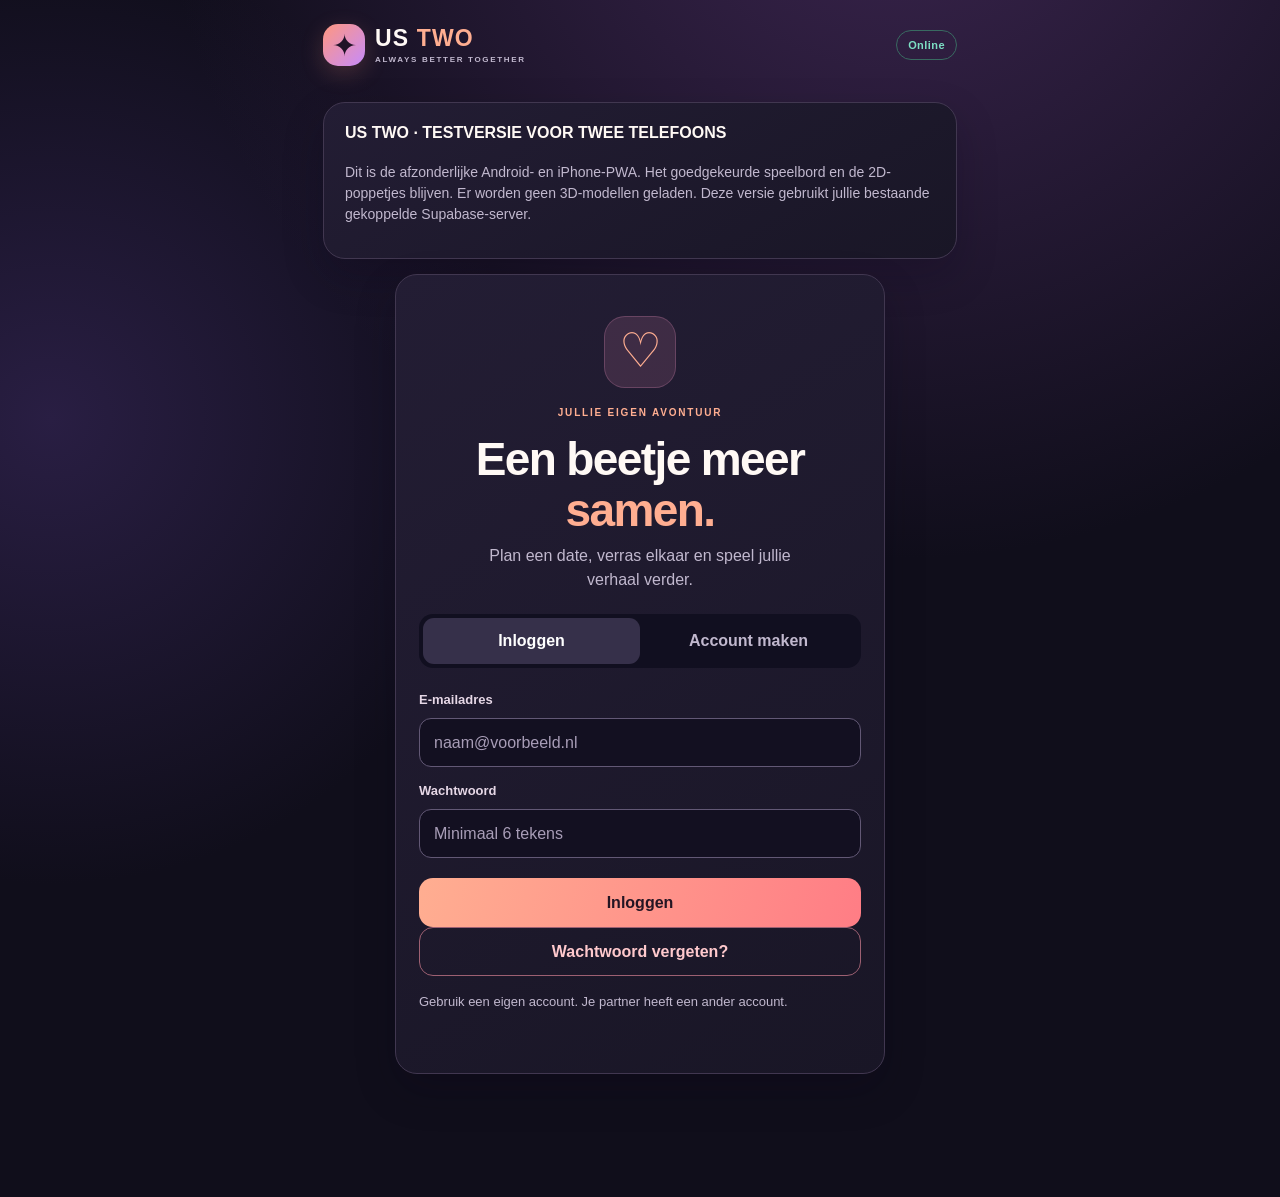
<file: test-2-telefoons/index.html>
<!doctype html>
<html lang="nl">
<head>
  <meta charset="UTF-8">
  <meta name="viewport" content="width=device-width, initial-scale=1, viewport-fit=cover">
  <meta name="theme-color" content="#110f1f">
  <meta name="apple-mobile-web-app-capable" content="yes">
  <meta name="apple-mobile-web-app-status-bar-style" content="black-translucent">
  <meta name="apple-mobile-web-app-title" content="US TWO">
  <meta name="description" content="Jullie eigen plek voor dates, verrassingen en geheime uitdagingen.">
  <meta http-equiv="Content-Security-Policy" content="default-src 'self'; script-src 'self'; style-src 'self'; img-src 'self' data:; connect-src 'self' https://vuigivzwkxelsisbjjlk.supabase.co; manifest-src 'self'; object-src 'none'; base-uri 'none'; form-action 'self'; frame-ancestors 'none'; upgrade-insecure-requests">
  <link rel="manifest" href="./manifest.webmanifest">
  <link rel="icon" type="image/png" href="./icon-192.png">
  <link rel="apple-touch-icon" href="./apple-touch-icon.png">
  <link rel="stylesheet" href="./styles.css">
  <link rel="stylesheet" href="./quest-board.css">
  <title>US TWO | Samen op avontuur</title>
</head>
<body>
  <div class="app-shell">
    <header class="topbar">
      <div class="brand" aria-label="US TWO"><span class="brand-symbol" aria-hidden="true">✦</span><div class="brand-name">US <b>TWO</b><small>ALWAYS BETTER TOGETHER</small></div></div>
      <div class="top-actions"><span class="status-pill" id="connection-status">Verbinden…</span><button id="refresh-btn" type="button" class="icon-btn hidden" aria-label="Vernieuw gegevens" title="Vernieuwen">↻</button></div>
    </header>

    <main id="main">
      <aside class="panel inset stack" role="note" aria-label="Testversie">
        <strong>US TWO · TESTVERSIE VOOR TWEE TELEFOONS</strong>
        <p class="muted">Dit is de afzonderlijke Android- en iPhone-PWA. Het goedgekeurde speelbord en de 2D-poppetjes blijven. Er worden geen 3D-modellen geladen. Deze versie gebruikt jullie bestaande gekoppelde Supabase-server.</p>
      </aside>
      <section id="auth-view" class="auth-view panel">
        <div class="auth-hero"><span class="hero-glyph" aria-hidden="true">♡</span><span class="eyebrow">JULLIE EIGEN AVONTUUR</span><h1>Een beetje meer <em>samen.</em></h1><p>Plan een date, verras elkaar en speel jullie verhaal verder.</p></div>
        <div class="auth-tabs" id="auth-tabs" role="group" aria-label="Account"><button id="login-tab" class="selected" type="button">Inloggen</button><button id="signup-tab" type="button">Account maken</button></div>
        <form id="auth-form" autocomplete="on">
          <label for="auth-email">E-mailadres</label><input id="auth-email" name="email" type="email" autocomplete="email" inputmode="email" placeholder="naam@voorbeeld.nl" required maxlength="254">
          <label for="auth-password">Wachtwoord</label><input id="auth-password" name="password" type="password" autocomplete="current-password" minlength="6" required placeholder="Minimaal 6 tekens">
          <button class="primary-btn full" id="auth-submit" type="submit">Inloggen</button>
        </form>
        <button type="button" id="forgot-password" class="ghost-btn full">Wachtwoord vergeten?</button>
        <form id="reset-request-form" class="hidden" autocomplete="on">
          <h2>Wachtwoord herstellen</h2>
          <p class="form-note">Vul het e-mailadres van je bestaande US TWO-account in. We sturen je een veilige herstellink.</p>
          <label for="reset-email">E-mailadres</label>
          <input id="reset-email" name="email" type="email" autocomplete="email" inputmode="email" maxlength="254" required placeholder="naam@voorbeeld.nl">
          <button type="submit" class="primary-btn full">Stuur herstellink</button>
          <button type="button" class="ghost-btn full" id="reset-request-cancel">Terug naar inloggen</button>
        </form>
        <form id="reset-change-form" class="hidden" autocomplete="off">
          <h2>Kies een nieuw wachtwoord</h2>
          <label for="reset-new-password">Nieuw wachtwoord</label>
          <input id="reset-new-password" name="new-password" type="password" autocomplete="new-password" minlength="8" required placeholder="Minimaal 8 tekens">
          <label for="reset-repeat-password">Herhaal nieuw wachtwoord</label>
          <input id="reset-repeat-password" name="repeat-password" type="password" autocomplete="new-password" minlength="8" required placeholder="Herhaal het wachtwoord">
          <button type="submit" class="primary-btn full">Wachtwoord opslaan</button>
        </form>
        <p class="form-note" id="auth-note">Gebruik een eigen account. Je partner heeft een ander account.</p>
        <p class="feedback" id="auth-feedback" role="status" aria-live="polite"></p>
      </section>

      <div id="app-view" class="hidden">
        <section class="welcome panel">
          <span class="eyebrow">OUR LITTLE UNIVERSE · <span id="date-today"></span></span>
          <h1>Meer tijd voor <em>ons.</em></h1>
          <p id="welcome-note">Jullie avontuur begint hier.</p>
          <div class="couple-banner" id="couple-banner"><span class="dot"></span><span>Verbinden met jullie gezamenlijke ruimte…</span></div>
        </section>

        <section id="home-panel" class="tab-panel" aria-label="Vandaag">
          <div class="section-heading"><div><span class="eyebrow">IN EEN OOGOPSLAG</span><h2>Jullie moment</h2></div><span class="mini-sparkle">✦</span></div>
          <div id="home-cards" class="stack"><p class="muted">Gegevens laden…</p></div>
        </section>

        <section id="pair-panel" class="tab-panel hidden" aria-label="Koppelen">
          <div class="section-heading"><div><span class="eyebrow">EERST JULLIE TWEE</span><h2>Samen verbinden</h2></div></div>
          <div class="panel inset stack">
            <h3>Jouw naam</h3><p class="muted">Zo ziet de ander jouw naam in US TWO.</p>
            <form id="name-form"><label for="profile-name">Schermnaam</label><input id="profile-name" maxlength="50" required placeholder="Bijvoorbeeld Kim"><button class="secondary-btn" type="submit">Naam opslaan</button></form>
          </div>
          <div class="panel inset stack" id="pair-controls"><h3>Jullie verbinden</h3><p class="muted">Maak eerst je profiel aan.</p></div>
        </section>

        <section id="dates-panel" class="tab-panel hidden" aria-label="Agenda">
          <div class="section-heading"><div><span class="eyebrow">TIJD VOOR IETS LEUKS</span><h2>Onze dates</h2></div></div>
          <section class="panel inset stack" aria-labelledby="quest-agenda-schedule-heading">
            <h3 id="quest-agenda-schedule-heading">Date uit jullie spelreis</h3>
            <p id="quest-pilot-agenda-schedule" role="status" aria-live="polite">Open de agenda na het inloggen om jullie gezamenlijke spelreisdatum te bekijken.</p>
            <button id="quest-pilot-agenda-refresh" class="secondary-btn" type="button">Spelreisdatum verversen</button>
            <p class="muted">Deze afspraak komt rechtstreeks uit de gezamenlijke nieuwe spelreis. De bestaande agenda en uitnodigingen hieronder blijven afzonderlijk beschikbaar.</p>
          </section>

          <div class="panel inset stack" id="calendar-panel">
            <div class="calendar-toolbar">
              <button type="button" class="icon-btn" data-action="calendar-prev" aria-label="Vorige maand">‹</button>
              <h3 id="calendar-month-label">Maandoverzicht</h3>
              <button type="button" class="icon-btn" data-action="calendar-next" aria-label="Volgende maand">›</button>
            </div>
            <div id="calendar-grid" class="calendar-grid" aria-label="Agenda per maand"></div>
            <div id="calendar-day-detail" class="calendar-day-detail" aria-live="polite"></div>
            <button type="button" class="ghost-btn" data-action="calendar-today">Ga naar vandaag</button>
          </div>
          <div class="panel inset stack"><h3>Nodig elkaar uit</h3><p class="muted">Een voorstel blijft open totdat de ander reageert.</p>
            <form id="date-form">
              <label for="date-title">Wat gaan jullie doen?</label><input id="date-title" maxlength="120" required placeholder="Bijvoorbeeld een verrassingswandeling">
              <label for="date-when">Wanneer?</label><input id="date-when" type="datetime-local" required>
              <label for="date-duration">Hoe lang?</label><select id="date-duration"><option value="30">30 minuten</option><option value="45">45 minuten</option><option value="60">1 uur</option><option value="90">1,5 uur</option><option value="120">2 uur</option><option value="180">3 uur</option><option value="240">4 uur</option></select>
              <button id="date-submit" class="primary-btn" type="submit">Verstuur uitnodiging <span aria-hidden="true">↗</span></button>
            </form>
          </div>
          <div class="panel inset stack" id="date-ideas">
            <div><span class="eyebrow">GRATIS INSPIRATIE, GEEN AI-ABONNEMENT</span><h3>Wat zullen we samen doen?</h3><p class="muted">Kies een idee, vul daarna zelf datum en tijd in en verstuur pas als je wilt.</p></div>
            <div class="idea-filters">
              <label for="idea-budget">Maximaal budget</label>
              <select id="idea-budget"><option value="all">Maakt niet uit</option><option value="0">Gratis</option><option value="15">€15</option><option value="40">€40</option><option value="75">€75</option></select>
              <label for="idea-place">Locatie</label>
              <select id="idea-place"><option value="all">Overal</option><option value="thuis">Thuis</option><option value="buiten">Buiten</option></select>
            </div>
            <div id="idea-results" class="stack" aria-live="polite"></div>
            <p class="muted">Bedragen zijn indicaties, geen actuele prijzen. Niets wordt automatisch geboekt of verstuurd.</p>
          </div>
          <div class="section-heading slim"><h3>Uitnodigingen en plannen</h3></div>
          <div class="panel inset stack hidden" id="date-change-editor" aria-labelledby="date-change-heading">
            <h3 id="date-change-heading">Wijziging voorstellen</h3>
            <p class="muted" id="date-change-original">De bestaande afspraak blijft staan totdat de ander instemt.</p>
            <form id="date-change-form">
              <label for="date-change-title">Nieuwe titel</label>
              <input id="date-change-title" maxlength="120" required placeholder="Naam van de activiteit">
              <label for="date-change-when">Nieuwe datum en tijd</label>
              <input id="date-change-when" type="datetime-local" required>
              <label for="date-change-duration">Nieuwe duur (minuten)</label>
              <input id="date-change-duration" type="number" inputmode="numeric" min="15" max="1440" step="1" required>
              <p class="muted">Dit is een voorstel. De datum verandert pas wanneer je partner accepteert.</p>
              <div class="buttons">
                <button class="primary-btn" type="submit">Voorstel versturen</button>
                <button class="ghost-btn" type="button" id="date-change-cancel">Annuleren</button>
              </div>
            </form>
          </div>
          <div id="dates-list" class="stack"></div>
        </section>

        <section id="game-panel" class="tab-panel hidden" aria-label="Spelbord">
          <div class="section-heading"><div><span class="eyebrow">JULLIE VERHAAL</span><h2>Het oneindige spel</h2></div></div>
          <section class="panel inset stack" id="quest-pilot" aria-labelledby="quest-pilot-heading">
            <h3 id="quest-pilot-heading">Jullie gezamenlijke spelreis</h3>
            <p class="muted">Eén gedeelde pion, één serverstand en één route. Deze testversie gebruikt uitsluitend de nieuwe spelreis.</p>
            <p id="quest-pilot-status" role="status" aria-live="polite">Gebruik eerst je gekoppelde account.</p>
            <p id="quest-journey-guidance" class="quest-journey-guidance" role="status" aria-live="polite">De spelreisstatus verschijnt na het inloggen.</p>
            <section class="quest-board-section stack" aria-label="Oorspronkelijke gezamenlijke spelwereld">
              <h4>Jullie gezamenlijke speelwereld</h4>
              <div class="quest-world-scroll" id="quest-world-scroll" role="region" tabindex="0" aria-label="Grote speelkaart, veeg horizontaal en verticaal om te verkennen">
                <div class="quest-world-viewport" id="quest-world-viewport" role="group" aria-label="Originele US TWO-wereld met één gezamenlijke pion">
                <img class="quest-world-art" src="./assets/ustwo-world-original.webp" width="1279" height="720" alt="Officiële geïllustreerde US TWO-wereld met gouden hartjespad" loading="eager">
                <div id="quest-world-pawn" class="quest-world-pawn" aria-label="Eén gezamenlijke pion voor jullie beiden en Pepsi">
                  <div id="quest-world-actor" class="quest-world-actor">
                    <img id="quest-world-pawn-art" alt="Goedgekeurd origineel van Youri, Kim en Pepsi" hidden>
                    <img id="quest-world-pose-frame" alt="" aria-hidden="true" hidden>
                    <span id="quest-world-fallback" class="quest-world-heart" aria-hidden="true">♥</span>
                  </div>
                  <span id="quest-world-scene-spark" class="quest-world-scene-spark" aria-hidden="true" hidden>♥</span>
                  <span id="quest-world-scene-ball" class="quest-world-scene-ball" aria-hidden="true" hidden></span>
                </div>
                </div>
              </div>
              <div class="quest-board-navigation">
                <p class="muted">Veeg <strong>links/rechts én omhoog/omlaag</strong> over de kaart. De kaart is ongeveer twee telefoonschermen hoog.</p>
                <div class="quest-world-zoom-controls" role="group" aria-label="Speelbord vergroten en verkleinen">
                  <button type="button" class="secondary-btn" id="quest-world-zoom-out" aria-label="Zoom uit">−</button>
                  <output id="quest-world-zoom-label" aria-live="polite">100%</output>
                  <button type="button" class="secondary-btn" id="quest-world-zoom-in" aria-label="Zoom in">+</button>
                  <button type="button" class="secondary-btn" id="quest-world-zoom-reset">Normaal</button>
                </div>
                <button type="button" class="secondary-btn" id="quest-world-find-pawn">Ga naar onze pion</button>
              </div>
              <p id="quest-world-position" class="muted" role="status" aria-live="polite">De gezamenlijke pion verschijnt na het laden van de serverstand.</p>
              <label for="quest-world-art-upload">Oorspronkelijke pion privé op dit toestel instellen</label>
              <input id="quest-world-art-upload" type="file" accept="image/png,image/webp" disabled>
              <p id="quest-world-art-status" class="muted">Gebruik het originele, goedgekeurde plaatje van jullie drieën. De afbeelding wordt alleen op dit toestel in lokale opslag bewaard, niet gepubliceerd of naar de server verstuurd.</p>
              <details class="quest-pose-management">
                <summary>Goedgekeurde 2D-bewegingen beheren</summary>
                <p class="muted">Voeg alleen beelden toe van de bestaande, goedgekeurde personages. De app speelt de frames achter elkaar af. Niets wordt naar de server verstuurd.</p>
                <label for="quest-pose-zip">Goedgekeurd US TWO-posepakket in één keer importeren (ZIP)</label>
                <input id="quest-pose-zip" type="file" accept=".zip,application/zip" disabled>
                <p class="muted">Importeer het lokaal gedownloade US TWO-posepakket. De negen scènes worden alleen op dit toestel en voor dit gekoppelde account bewaard.</p>
                <label for="quest-pose-scene">Animatie waarvoor je frames toevoegt</label>
                <select id="quest-pose-scene" disabled>
                  <option value="pepsi">Bal gooien met Pepsi</option>
                  <option value="kiss">Zoenen</option>
                  <option value="hug">Knuffelen</option>
                  <option value="dance">Dansen</option>
                  <option value="walk">Wandelen</option>
                  <option value="stars">Sterren kijken</option>
                  <option value="five">Samen vieren</option>
                  <option value="play">Spel en plezier</option>
                  <option value="calm">Rustig samen</option>
                </select>
                <label for="quest-pose-upload">Kies 2 tot 24 originele PNG- of WebP-frames</label>
                <input id="quest-pose-upload" type="file" accept="image/png,image/webp" multiple disabled>
                <button type="button" id="quest-pose-remove" class="ghost-btn" disabled>Verwijder lokale beeldreeks</button>
                <p id="quest-pose-status" class="muted" role="status" aria-live="polite">Nog geen goedgekeurde beeldframes geladen.</p>
              </details>
              <div class="quest-cinematic-controls" role="group" aria-label="Animatie voor de opdracht">
                <p id="quest-cinematic-status" class="muted" role="status" aria-live="polite">De animatie verschijnt wanneer jullie een opdracht hebben.</p>
                <div class="buttons">
                  <button type="button" id="quest-cinematic-play" class="secondary-btn" disabled>Speel bijpassende beweging</button>
                  <button type="button" id="quest-cinematic-stop" class="ghost-btn" disabled>Stop animatie</button>
                </div>
                <p class="muted">Bewegingen gebruiken uitsluitend de goedgekeurde 2D-personages en beschikbare poseframes.</p>
              </div>
            </section>
            <p id="quest-pilot-pending" class="muted">Wachtende acties: onbekend</p>
            <p id="quest-pilot-network" class="muted" role="status" aria-live="polite">Netwerkstatus controleren…</p>
            <article id="quest-card" class="quest-task-card" aria-label="Opdrachtkaart in de goedgekeurde US TWO-stijl">
              <div class="quest-task-card-heading">
                <span class="quest-task-card-label">US TWO ♥ JULLIE OPDRACHT</span>
                <span id="quest-card-phase" class="quest-task-card-phase">Klaar voor jullie volgende avontuur</span>
              </div>
              <div class="quest-task-card-art">
                <img id="quest-card-approved-pose" alt="Jullie eigen goedgekeurde personages in een pose die bij de opdracht past" hidden>
                <span id="quest-card-art-placeholder" class="quest-card-heart" aria-hidden="true">♡</span>
              </div>
              <div class="quest-task-card-body">
                <h4 id="quest-pilot-task">Huidige opdracht nog niet opgehaald.</h4>
                <p id="quest-pilot-instructions" aria-live="polite">De opdrachtinstructies verschijnen zodra jullie een opdracht hebben gekozen.</p>
                <div id="quest-card-meta" class="quest-card-meta" aria-live="polite">Samen op avontuur · zonder verplichte uitgaven</div>
              </div>
            </article>
            <section class="stack" aria-labelledby="quest-schedule-heading">
              <h4 id="quest-schedule-heading">Date samen plannen</h4>
              <p id="quest-pilot-schedule-status" class="muted" role="status" aria-live="polite">Geen datum geladen.</p>
              <label for="quest-pilot-schedule-time">Voorgestelde datum en tijd</label>
              <input id="quest-pilot-schedule-time" type="datetime-local" aria-label="Date voorstellen voor datum en tijd" />
              <button id="quest-pilot-schedule-propose" type="button" class="secondary-btn" disabled>Datum voorstellen</button>
              <button id="quest-pilot-schedule-accept" type="button" class="secondary-btn" disabled>Datum accepteren</button>
              <button id="quest-pilot-schedule-reject" type="button" class="ghost-btn" disabled>Datum afwijzen</button>
              <button id="quest-pilot-schedule-cancel" type="button" class="ghost-btn" disabled>Mijn datumvoorstel intrekken</button>
              <p class="muted">Alleen de partner mag jouw voorstel bevestigen. De planning wordt op beide telefoons opgeslagen; het bestaande agendascherm blijft vooralsnog apart.</p>
            </section>
            <div class="stack" id="quest-pilot-catalog">
              <h4>Kies een nieuwe opdracht</h4>
              <label for="quest-pilot-mode">Hoe spelen jullie?</label>
              <select id="quest-pilot-mode" aria-label="Speelvorm"><option value="samen">Samen</option><option value="afstand">Op afstand</option></select>
              <label for="quest-pilot-budget">Maximale kosten voor jullie samen</label>
              <select id="quest-pilot-budget" aria-label="Maximaal datebudget">
                <option value="0">Gratis (€0)</option>
                <option value="10">Maximaal €10</option>
                <option value="20">Maximaal €20</option>
                <option value="40">Maximaal €40</option>
                <option value="60">Maximaal €60</option>
                <option value="100">Maximaal €100</option>
                <option value="max">Onbeperkt</option>
              </select>
              <p class="muted">Dit is een maximum, geen verplicht uit te geven bedrag. Gratis dates blijven bij elk budget beschikbaar. Richtprijzen zijn voor twee personen.</p>
              <button id="quest-pilot-load-catalog" class="secondary-btn" type="button" disabled>Toon drie voorstellen</button>
              <div id="quest-pilot-options" class="stack" role="group" aria-label="Beschikbare opdrachten">
                <button id="quest-pilot-option-0" type="button" class="secondary-btn" disabled>Voorstel 1</button>
                <button id="quest-pilot-option-1" type="button" class="secondary-btn" disabled>Voorstel 2</button>
                <button id="quest-pilot-option-2" type="button" class="secondary-btn" disabled>Voorstel 3</button>
              </div>
            </div>
            <div class="stack" id="quest-pilot-actions" aria-label="Opdrachtacties">
              <button id="quest-pilot-accept" type="button" class="secondary-btn" disabled>Voorstel accepteren</button>
              <button id="quest-pilot-reject" type="button" class="ghost-btn" disabled>Voorstel afwijzen</button>
              <button id="quest-pilot-cancel" type="button" class="ghost-btn" disabled>Eigen voorstel intrekken</button>
              <button id="quest-pilot-complete" type="button" class="secondary-btn" disabled>Mijn voltooiing bevestigen</button>
              <button id="quest-pilot-skip" type="button" class="ghost-btn" disabled>Opdracht samen overslaan</button>
            </div>
            <div class="stack">
              <button id="quest-pilot-refresh" type="button" class="secondary-btn">Serverstatus ophalen</button>
              <button id="quest-pilot-sync" type="button" class="secondary-btn" disabled>Wachtende acties opnieuw versturen</button>
              <div class="stack" id="quest-pilot-recovery" aria-live="polite">
                <p id="quest-pilot-conflict" class="muted">Geen synchronisatieconflict vastgesteld.</p>
                <button id="quest-pilot-resolve" type="button" class="ghost-btn" disabled>Vastgelopen voorstel veilig annuleren</button>
              </div>
              <button id="quest-pilot-start" type="button" class="ghost-btn" disabled>Spelreis starten</button>
            </div>
            <section aria-labelledby="quest-pilot-super-heading" class="stack">
              <h4 id="quest-pilot-super-heading">Superdate · voorbereiding en toestemming</h4>
              <p id="quest-pilot-super-status" role="status" aria-live="polite">Nog geen superdategegevens geladen.</p>
              <p id="quest-pilot-super-consent" class="muted" role="status" aria-live="polite">Bevestigingen worden opgehaald.</p>
              <p id="quest-pilot-super-timing" class="muted">Voorbereidingstijd wordt opgehaald.</p>
              <p id="quest-pilot-super-prep" class="muted">Alleen jouw voorbereiding wordt hier weergegeven.</p>
              <p id="quest-pilot-super-finale" class="muted">De gezamenlijke finale blijft verborgen totdat beide spelers akkoord geven.</p>
              <button id="quest-pilot-super-ready" type="button" class="secondary-btn" disabled>Mijn voorbereiding is klaar</button>
              <button id="quest-pilot-super-reveal" type="button" class="secondary-btn" disabled>Toestemming geven om finale te openen</button>
              <button id="quest-pilot-super-done" type="button" class="secondary-btn" disabled>Superdate afgerond</button>
              <button id="quest-pilot-super-skip" type="button" class="ghost-btn" disabled>Superdate samen overslaan</button>
            </section>
            <p id="quest-pilot-message" class="muted" role="status" aria-live="polite">Niet voor productie vrijgegeven.</p>
          </section>
        </section>


        <section id="memories-panel" class="tab-panel hidden" aria-label="Herinneringen">
          <div class="section-heading"><div><span class="eyebrow">JULLIE MOMENTEN</span><h2>Herinneringenboek</h2></div></div>
          <div class="panel inset stack">
            <h3>Leg een moment vast</h3>
            <p class="muted">Standaard privé. Je bepaalt zelf of een herinnering zichtbaar wordt voor je partner.</p>
            <form id="memory-form">
              <label for="memory-title">Titel van het moment</label>
              <input id="memory-title" maxlength="100" required placeholder="Bijvoorbeeld samen langs het water">
              <label for="memory-date">Wanneer was het?</label>
              <input id="memory-date" type="date" required>
              <label for="memory-note">Jouw verhaal (optioneel)</label>
              <textarea id="memory-note" maxlength="3000" rows="4" placeholder="Wat wil je onthouden?"></textarea>
              <label for="memory-visibility">Wie mag dit lezen?</label>
              <select id="memory-visibility">
                <option value="private" selected>Alleen ik (privé)</option>
                <option value="shared">Samen delen</option>
              </select>
              <button class="primary-btn" type="submit">Herinnering bewaren</button>
            </form>
          </div>
          <div class="section-heading slim"><h3>Jullie herinneringen</h3></div>
          <div id="memories-list" class="stack" aria-live="polite"><p class="muted">Herinneringen laden…</p></div>
          <p class="muted">Foto's en video's worden pas toegevoegd wanneer de privéopslag en toestelmachtigingen getest zijn.</p>
        </section>

        <section id="more-panel" class="tab-panel hidden" aria-label="Instellingen">
          <div class="section-heading"><div><span class="eyebrow">JOUW INSTELLINGEN</span><h2>Meer</h2></div></div>
          <div class="panel inset stack"><h3>US TWO</h3><p class="muted">Webapp-versie <span id="app-version">0.8.0</span></p><p class="muted">De webapp gebruikt dezelfde beveiligde database als de Android-app.</p><button type="button" class="secondary-btn" data-action="open-pair">Account en koppeling</button><button id="update-check" class="secondary-btn">Controleer op updates</button><button id="logout-btn" class="ghost-btn">Uitloggen</button></div>
          <div class="panel inset install-tip"><h3>Zet US TWO op het beginscherm</h3><p>Open deze pagina in Safari, tik op <strong>Delen</strong> en kies <strong>Zet op beginscherm</strong>. Vink <strong>Open als webapp</strong> aan als die optie verschijnt.</p></div>
        </section>
      </div>
    </main>
    <nav class="bottom-nav hidden" id="bottom-nav" aria-label="Hoofdnavigatie">
      <button type="button" class="active" data-tab="home"><span class="nav-icon">⌂</span>Vandaag</button>
      <button type="button" data-tab="dates"><span class="nav-icon">▣</span>Agenda</button>
      <button type="button" data-tab="game"><span class="nav-icon">◇</span>Spel</button>
      <button type="button" data-tab="memories"><span class="nav-icon">♡</span>Momenten</button>
      <button type="button" data-tab="more"><span class="nav-icon">☷</span>Meer</button>
    </nav>
  </div>
  <div id="toast" class="toast" role="status" aria-live="polite"></div>
  <div id="update-bar" class="update-bar hidden" role="status"><span>Een nieuwe versie van US TWO staat klaar.</span><button id="apply-update" type="button">Bijwerken</button></div>
  <script src="./us-two-offline.js" defer></script>
   <script type="module" src="./app.js"></script>
   <script src="./quest-catalog.js" defer></script>
   <script src="./quest-board.js" defer></script>
   <script src="./quest-pose-archive.js" defer></script>
   <script src="./quest-poses.js" defer></script>
   <script src="./quest-cinematics.js" defer></script>
   <script src="./quest-pilot.js" defer></script>
</body>
</html>
</file>
<file: styles.css>
:root{color-scheme:dark;--bg:#100e1b;--panel:#1b182c;--panel2:#242038;--line:#39334e;--text:#fff9f5;--muted:#c1b8ce;--peach:#ffae91;--coral:#ff7d85;--violet:#a999ff;--mint:#7ddfc4;--radius:22px;font-family:ui-rounded,-apple-system,BlinkMacSystemFont,"Segoe UI",sans-serif;-webkit-font-smoothing:antialiased}
*{box-sizing:border-box}html{min-height:100%;background:var(--bg)}body{margin:0;min-height:100vh;color:var(--text);background:radial-gradient(circle at 70% -15%,#3c2550 0,transparent 45%),radial-gradient(circle at 4% 35%,#291e43 0,transparent 32%),var(--bg);font-size:16px}button,input,select{font:inherit}button{cursor:pointer;min-height:46px}button:disabled{cursor:not-allowed;opacity:.47}button:focus-visible,input:focus-visible,select:focus-visible{outline:3px solid var(--violet);outline-offset:2px}a{color:var(--peach)}.hidden{display:none!important}.app-shell{max-width:690px;margin:auto;min-height:100vh;padding:env(safe-area-inset-top) 18px calc(108px + env(safe-area-inset-bottom))}.topbar{height:90px;display:flex;align-items:center;justify-content:space-between;gap:12px}.brand{display:flex;align-items:center;gap:10px}.brand-symbol{height:42px;width:42px;border-radius:15px;display:grid;place-items:center;font-size:30px;background:linear-gradient(135deg,#ff977f,#c68bfb);color:#201327;box-shadow:0 7px 23px #ff977f33}.brand-name{font-weight:850;line-height:1;letter-spacing:.05em;font-size:23px}.brand-name b{color:var(--peach)}.brand-name small{display:block;font-weight:650;color:var(--muted);font-size:8px;letter-spacing:.21em;margin-top:6px}.top-actions{display:flex;align-items:center;gap:5px}.status-pill{font-size:11px;font-weight:750;letter-spacing:.04em;padding:8px 11px;border:1px solid #5d486a;border-radius:999px;color:var(--muted);white-space:nowrap}.status-pill.online{border-color:#396a61;color:var(--mint)}.icon-btn{border:0;background:transparent;color:var(--text);font-size:27px;width:44px;height:44px}.panel{background:linear-gradient(150deg,#231d34,#191626);border:1px solid #413750;border-radius:var(--radius);box-shadow:0 17px 40px #09061537}.welcome{padding:27px 24px;margin:4px 0 29px;position:relative;overflow:hidden}.welcome:after{content:'✦';position:absolute;right:18px;top:11px;font-size:110px;color:#ffd5ca12}.eyebrow{font-size:10px;letter-spacing:.18em;font-weight:850;color:var(--peach);text-transform:uppercase}.welcome h1,.auth-hero h1{font-size:clamp(32px,7vw,46px);letter-spacing:-.035em;line-height:1.1;margin:14px 0 9px}.welcome h1 em,.auth-hero h1 em{font-style:normal;color:var(--peach)}p{line-height:1.5;margin:6px 0 12px}.welcome p{color:var(--muted);max-width:290px}.couple-banner{margin-top:19px;display:flex;align-items:center;gap:9px;font-size:13px;color:#eadbe5}.dot{width:8px;height:8px;border-radius:50%;background:var(--mint);box-shadow:0 0 0 4px #7ddfc420}.section-heading{display:flex;align-items:center;justify-content:space-between;margin:24px 2px 16px}.section-heading h2{font-size:27px;letter-spacing:-.025em;margin:6px 0 0}.section-heading h3{margin:0;font-size:17px}.section-heading.slim{margin-top:25px}.mini-sparkle{font-size:32px;color:var(--violet)}.stack{display:grid;gap:14px}.inset{padding:21px;margin:12px 0}h3{font-size:18px;letter-spacing:-.015em;margin:0}h4{font-size:16px;margin:0 0 8px}.muted{color:var(--muted);font-size:14px}.center{text-align:center}.card{background:var(--panel);border:1px solid var(--line);border-radius:19px;padding:19px}.card h3{margin:7px 0}.card .meta{color:var(--muted);font-size:13px}.tag{display:inline-flex;align-items:center;gap:5px;font-weight:750;font-size:11px;border-radius:999px;padding:7px 10px;background:#383048;color:#ded0f3;letter-spacing:.03em}.tag.active{background:#1b493e;color:#aaf2d8}.tag.pending{background:#4b362e;color:#ffd1a9}.tag.declined{background:#44303f;color:#fac9dd}.buttons{display:flex;gap:9px;flex-wrap:wrap;margin-top:16px}.buttons button{flex:1;min-width:112px}.primary-btn{background:linear-gradient(105deg,var(--peach),var(--coral));border:0;border-radius:14px;color:#241523;font-weight:850;padding:13px 20px;min-height:49px}.secondary-btn{background:#33283f;color:#fff0ef;border:1px solid #655268;border-radius:14px;padding:13px 18px;font-weight:780;min-height:49px}.ghost-btn{border:1px solid #9d6072;border-radius:14px;color:#ffc9cd;padding:13px 18px;background:transparent;font-weight:780;min-height:49px}.full{width:100%}form{display:grid;gap:11px}form label{font-size:13px;font-weight:750;color:#e6d7e6;margin-top:5px}input,select{width:100%;border:1px solid #625875;background:#131021;border-radius:12px;color:white;padding:13px 14px;min-height:49px;appearance:none}input::placeholder{color:#a89db7}select{appearance:auto}input[type=datetime-local]{color-scheme:dark}form button{margin-top:9px}.auth-view{max-width:490px;margin:15px auto;padding:23px}.auth-hero{text-align:center;padding:18px 0 22px}.hero-glyph{display:block;margin:0 auto 14px;background:#a96b8e36;border:1px solid #a96b8e66;border-radius:21px;width:72px;height:72px;line-height:68px;font-size:48px;color:var(--peach)}.auth-hero p{color:var(--muted);max-width:320px;margin:auto}.auth-tabs{display:flex;background:#110f20;border-radius:14px;padding:4px;margin-bottom:19px}.auth-tabs button{width:50%;border:0;background:transparent;color:var(--muted);font-weight:750;border-radius:11px}.auth-tabs button.selected{background:#36304a;color:white}.form-note{color:var(--muted);font-size:13px;margin-top:16px}.feedback{font-size:14px;color:var(--mint);min-height:14px}.feedback.error{color:#ffc0bf}.bottom-nav{position:fixed;bottom:0;left:0;right:0;display:flex;justify-content:center;gap:0;background:#141122f2;border-top:1px solid #3f3453;padding:9px 7px calc(9px + env(safe-area-inset-bottom));backdrop-filter:blur(15px);z-index:10}.bottom-nav button{background:none;border:0;color:#aaa0b8;display:flex;flex-direction:column;align-items:center;gap:4px;min-height:55px;font-size:10px;font-weight:750;padding:4px 9px;min-width:60px;max-width:110px;flex:1}.bottom-nav button.active{color:var(--peach)}.nav-icon{font-size:25px;line-height:27px}.board-hero{padding:23px 17px;margin:8px 0 16px;text-align:center;background:linear-gradient(145deg,#453050,#201b34 72%)}.board-counter{display:flex;align-items:center;justify-content:center;flex-direction:column;margin:18px 0;color:var(--muted);font-size:11px;letter-spacing:.18em;font-weight:800}.board-counter strong{font-size:66px;font-weight:900;line-height:1.14;color:#fff0ea;letter-spacing:-.05em}.board-trail{display:flex;gap:6px;align-items:center;justify-content:center;flex-wrap:wrap;padding:8px 0}.trail-tile{width:40px;height:40px;display:grid;place-items:center;border-radius:13px;background:#4a3b5b;border:1px solid #786b8e;font-size:12px;color:#dfd1eb;font-weight:800}.trail-tile.current{background:linear-gradient(135deg,var(--peach),var(--coral));color:#241523;border:1px solid #ffc7ae;transform:scale(1.08);box-shadow:0 2px 12px #f79c9a66}.trail-tile.super{background:#5a4671;border-color:#be92fd;color:#f1dbff}.task-box{padding:16px;border-radius:14px;background:#342a49;border:1px dashed #8765a7}.task-box p{font-size:15px;margin:8px 0 0}.countdown{font-weight:850;color:#ffe0bf}.code-block{font:800 19px/1.5 ui-monospace,monospace;letter-spacing:.14em;word-break:break-all;border:1px dashed #8c6da9;background:#140f21;padding:16px;border-radius:14px;text-align:center;user-select:all}.pair-status{display:flex;align-items:center;gap:9px}.toast{position:fixed;left:16px;right:16px;bottom:calc(94px + env(safe-area-inset-bottom));max-width:600px;margin:auto;background:#ece0f0;color:#221a29;font-weight:700;padding:14px 18px;border-radius:14px;box-shadow:0 9px 30px #0007;opacity:0;pointer-events:none;transform:translateY(12px);transition:opacity .2s,transform .2s;z-index:30;font-size:14px}.toast.visible{opacity:1;transform:none}.toast.error{background:#ffbdb5}.update-bar{position:fixed;z-index:40;top:0;left:0;right:0;background:#ffe2ba;color:#211426;display:flex;justify-content:space-between;gap:8px;align-items:center;padding:calc(12px + env(safe-area-inset-top)) 14px 12px;font-size:14px;font-weight:700}.update-bar button{border:0;border-radius:10px;background:#201527;color:#fff;padding:8px 14px}.install-tip{border-style:dashed}.install-tip p{color:var(--muted);font-size:14px}@media(min-width:700px){.app-shell{padding-left:28px;padding-right:28px}.bottom-nav{left:calc(50% - 345px);right:calc(50% - 345px);border:1px solid #3f3453;border-radius:20px 20px 0 0}}@media(max-width:380px){.app-shell{padding-left:12px;padding-right:12px}.bottom-nav button{padding-left:4px;padding-right:4px;min-width:0}.brand-name{font-size:21px}.status-pill{font-size:10px;padding:7px 8px}}


/* v0.5.0 · Interactieve avonturenroute: data is alleen een weergave van de serverstatus. */
.board-hero{overflow:hidden}
.board-trail{display:block;max-width:520px;margin:10px auto 0;padding:0}
.board-map{position:relative;width:100%;aspect-ratio:4 / 3;border-radius:24px;background:radial-gradient(circle at 30% 25%,#62426977,transparent 42%),linear-gradient(135deg,#36284f,#21182d);border:1px solid #7a648a55;overflow:hidden}
.board-route{position:absolute;inset:0;width:100%;height:100%;pointer-events:none}
.board-route path{stroke:#bd96d6;stroke-width:9;stroke-linecap:round;stroke-linejoin:round;stroke-dasharray:3 13;opacity:.55;fill:none}
.board-grid{position:absolute;inset:0;display:grid;grid-template-columns:repeat(4,minmax(0,1fr));grid-template-rows:repeat(3,minmax(0,1fr))}
.map-cell{position:relative;justify-self:center;align-self:center;display:grid;place-items:center;width:70%;aspect-ratio:1;border-radius:50%;background:linear-gradient(145deg,#625076,#423654);border:2px solid #b49dc5;box-shadow:0 5px 11px #130b1f99;isolation:isolate;min-width:0}
.map-cell .cell-number{font-weight:900;font-size:clamp(12px,4vw,22px);color:#f7eefc;line-height:1}
.map-cell.travelled{background:linear-gradient(140deg,#57486b,#3c314d);border-color:#b0a0cd}
.map-cell.current{background:linear-gradient(140deg,#ffba9f,#fb7e8f);border-color:#ffe6c4;box-shadow:0 0 0 4px #ff8a8a35,0 6px 19px #ff7b8288;z-index:3}
.map-cell.current .cell-number{color:#302039}
.map-cell.target:not(.current){background:linear-gradient(145deg,#7b4b82,#432f62);border-color:#ffb9b6;box-shadow:0 0 0 3px #ffa3bd40}
.map-cell.super:not(.current):not(.target){background:linear-gradient(145deg,#76619c,#55416f);border-color:#dab8ff}
.map-cell.super .cell-number{font-size:clamp(18px,5vw,29px)}
.board-pawns{position:absolute;bottom:-16%;left:50%;transform:translateX(-50%);display:flex;gap:2px;z-index:5}
.board-pawn{width:clamp(18px,5.5vw,27px);height:clamp(18px,5.5vw,27px);border-radius:999px;display:grid;place-items:center;color:#1a1528;font-weight:950;font-size:12px;border:2px solid #fff8f8;box-shadow:0 3px 7px #130c2277}
.board-pawn.pawn-1{background:#ffb18e}
.board-pawn.pawn-2{background:#a99aff}
.board-legend{display:flex;flex-wrap:wrap;gap:8px 12px;justify-content:center;margin:15px 0 5px;font-size:11px;color:#e6d8f0}
.board-legend span{display:inline-flex;align-items:center;gap:5px}
.legend-dot{display:inline-block;width:12px;height:12px;border-radius:50%;border:2px solid #e8dbe9;background:#8b739f}
.legend-dot.current{background:#ffae91;border-color:#ffe2d1}
.legend-dot.target{background:#60466c;border-color:#ffbab9}
.legend-dot.super{background:#8066b1;border-color:#deb6ff}
.pawns-caption{font-size:12px;color:var(--muted);text-align:center;margin:5px 0 0}
.prep-progress{background:#2b2241;padding:14px 15px;border:1px solid #78638c;border-radius:15px}
.prep-progress>strong{display:block;font-size:23px;margin:7px 0;color:#f8e4fc}
.prep-progress p{margin:11px 0 0}
.prep-track{height:8px;background:#130e21;border-radius:20px;overflow:hidden;border:1px solid #67536e}
.prep-track span{height:100%;display:block;border-radius:20px;background:linear-gradient(90deg,var(--violet),var(--mint));transition:width .2s}
.readiness{display:flex;flex-wrap:wrap;gap:9px}
.ready-line{border-radius:12px;padding:10px 12px;font-size:13px;font-weight:750;color:var(--muted);background:#29243a;border:1px solid var(--line)}
.ready-line.ready{color:#b2f5db;background:#1a3934;border-color:#3c6d5c}
@media (prefers-reduced-motion: reduce){.prep-track span{transition:none}}
@media(max-width:380px){.board-hero{padding:18px 10px}.board-route path{stroke-width:10}.map-cell{width:73%}.board-legend{font-size:10px;gap:8px}}


/* 0.5.1 · Lokale datebibliotheek, zonder kosten of automatische verzending */
.idea-filters{display:grid;grid-template-columns:1fr 1fr;gap:6px 10px}
.idea-filters label{grid-row:1;font-size:12px;font-weight:800;color:#ece0ed;text-align:left}
.idea-filters select{grid-row:2;min-width:0}
.idea-card{display:flex;justify-content:space-between;align-items:center;gap:12px;padding:17px;border:1px solid #665575;background:#2b233d;border-radius:17px;text-align:left}
.idea-card>div{min-width:0;flex:1}
.idea-card h4{margin:8px 0 5px;font-size:16px}
.idea-card .muted{margin:0;font-size:13px}
.idea-card button{flex:0 0 auto;padding:11px 12px;min-height:44px;font-size:13px}
@media(max-width:440px){.idea-card{align-items:stretch;flex-direction:column}.idea-card button{width:100%}}


/* US TWO 0.6.0 · Datewijzigingen tonen de originele afspraak en het voorstel afzonderlijk. */
.date-change-notice{margin-top:13px;border:1px solid #8774a1;border-radius:16px;padding:16px;background:linear-gradient(135deg,#38294c,#261f3a)}
.date-change-notice h4{font-size:17px;margin:10px 0 8px;color:#fff4e9}
.date-change-notice .muted{margin:6px 0 10px}
.date-change-notice .buttons{margin-top:12px}
.date-change-open{width:100%;margin-top:14px}
#date-change-editor{border-color:#9273ad;scroll-margin-top:25px}
#date-change-editor p{margin:7px 0}
#date-change-editor .buttons{margin-top:4px}
@media(max-width:410px){#date-change-editor .buttons{display:grid}#date-change-editor .buttons button{width:100%}}


/* US TWO 0.7.0: bevestigde annulering en tegenvoorstellen */
.tag.cancelled{background:#353346;color:#c5c2d4}
.cancel-confirm{margin-top:13px;padding:12px 15px;border:1px solid #65516e;background:#241c32;border-radius:14px}
.cancel-confirm summary{cursor:pointer;min-height:32px;font-size:13px;font-weight:800;color:#ffc9cd;list-style-position:inside}
.cancel-confirm summary:focus-visible{outline:3px solid var(--violet);border-radius:8px}
.cancel-confirm p{margin:12px 0;font-size:13px}
.cancel-confirm button{width:100%;background:#482d40}
.date-change-notice .buttons button{min-width:125px}


/* 0.8.0 Calendar and privacy-first memories */
textarea{width:100%;resize:vertical;border:1px solid #625875;background:#131021;border-radius:12px;color:white;padding:13px 14px;min-height:108px;line-height:1.5;font:inherit}
textarea:focus-visible{outline:3px solid var(--violet);outline-offset:2px}
textarea::placeholder{color:#a89db7}
.calendar-toolbar{display:flex;justify-content:space-between;align-items:center;gap:10px}
.calendar-toolbar h3{text-align:center;font-size:19px;text-transform:capitalize}
.calendar-toolbar button{border:1px solid #665376;border-radius:12px;background:#312640;color:#f4d1e7;font-size:29px;font-weight:700}
.calendar-grid{display:grid;grid-template-columns:repeat(7,minmax(0,1fr));gap:5px}
.calendar-weekday{min-width:0;padding:6px 1px;text-transform:uppercase;font-size:11px;font-weight:800;color:var(--muted);text-align:center}
.calendar-day,.calendar-empty{display:flex;flex-direction:column;align-items:center;justify-content:center;gap:3px;min-width:0;aspect-ratio:1;border:1px solid transparent;background:#282139;color:#f9eff9;border-radius:11px;font-size:13px;font-weight:750;padding:0}
.calendar-day{min-height:39px}
.calendar-day.today{border-color:#b79dff}
.calendar-day.selected{background:linear-gradient(130deg,var(--peach),var(--coral));color:#261528}
.calendar-day.has-dates{font-weight:900}
.calendar-dot{height:5px;width:5px;border-radius:50%;background:var(--mint)}
.calendar-day.selected .calendar-dot{background:#2b1c33}
.calendar-day-detail{padding:12px 0 3px;border-top:1px solid #564561}
.calendar-day-detail h4{margin:0 0 8px;font-size:15px;text-transform:capitalize}
.calendar-event{display:flex;flex-wrap:wrap;align-items:center;gap:8px;margin:9px 0;line-height:1.5;font-size:13px}
.calendar-event .tag{padding:5px 8px}
.memory-card h3{margin-top:10px;overflow-wrap:anywhere}
.memory-note{white-space:pre-wrap;overflow-wrap:anywhere;line-height:1.5;margin:12px 0;padding:13px;background:#29243a;border-radius:12px}
.memory-card .buttons button{width:100%}
#memory-form .primary-btn{width:100%}
@media(max-width:380px){.calendar-grid{gap:3px}.calendar-day{font-size:12px;min-height:36px}.calendar-toolbar h3{font-size:17px}}

/* Board camera: finger scrolling without changing the server-controlled game position. */
.board-trail{display:block;overflow-x:auto;overflow-y:auto;max-width:100%;max-height:min(72svh,650px);overscroll-behavior:contain;touch-action:pan-x pan-y;-webkit-overflow-scrolling:touch;scrollbar-width:thin;border-radius:18px}
.board-trail .board-map{width:max(100%,780px);max-width:none;aspect-ratio:4/3}
@media(min-width:700px){.board-trail .board-map{width:max(100%,900px)}}

/* Restored original 1279x720 illustration. The viewport pans; gameplay stays server-driven. */
.board-trail .board-map.board-world-original{width:max(100%,1000px);aspect-ratio:1279/720;border-radius:12px;overflow:hidden;background:#171023}
.board-world-art{position:absolute;inset:0;display:block;width:100%;height:100%;object-fit:fill;user-select:none;-webkit-user-drag:none;pointer-events:none}
.board-world-pawn{position:absolute;z-index:3;transform:translate(-50%,-75%);display:grid;place-items:center;width:clamp(36px,5%,70px);aspect-ratio:1;border:2px solid #ffe8b4;border-radius:50%;background:#6a294b;color:#ffcf83;font-size:clamp(23px,3vw,42px);line-height:1;box-shadow:0 3px 12px #140817aa;pointer-events:none}

.board-controls{display:flex;justify-content:center;margin:12px 0 3px}.board-controls button{min-height:44px}

.board-world-switch{display:grid;grid-template-columns:repeat(4,minmax(0,1fr));gap:6px;margin:12px 0 2px}
.board-world-switch button{min-width:0;min-height:44px;padding:7px 3px;border-radius:11px;border:1px solid #705a83;background:#30243c;color:#e7d8ef;font-size:clamp(10px,2.5vw,13px);font-weight:700}
.board-world-switch button[aria-pressed="true"]{background:#e5b7ac;color:#241523;border-color:#ffdbcc}
.board-world-original[data-world="strand"] .board-world-art{filter:sepia(.24) saturate(1.4) brightness(1.14)}
.board-world-original[data-world="vliegveld"] .board-world-art{filter:grayscale(.45) hue-rotate(165deg) brightness(1.05)}
.board-world-original[data-world="bos"] .board-world-art{filter:sepia(.2) hue-rotate(65deg) saturate(1.35) brightness(.88)}

/* Six tabs fit small Android and iPhone screens without horizontal overflow. */
.bottom-nav{gap:0;padding-left:4px;padding-right:4px}
.bottom-nav button{min-width:0;max-width:105px;padding-left:2px;padding-right:2px;font-size:clamp(9px,2.6vw,11px)}
@media(max-width:380px){.bottom-nav .nav-icon{font-size:22px}}

/* Approved 2D character pawn: keep artwork proportions and transparency. */
.board-world-pawn{width:clamp(58px,8%,110px);height:auto;aspect-ratio:56/66;border:0;border-radius:0;background:transparent;box-shadow:none;overflow:visible;transform:translate(-50%,-82%)}
.board-world-pawn img{display:block;width:100%;height:100%;object-fit:contain;pointer-events:none;user-select:none;-webkit-user-drag:none;filter:drop-shadow(0 4px 5px rgba(0,0,0,.65))}
</file>
<file: acceptatie/styles.css>
:root{color-scheme:dark;--bg:#100e1b;--panel:#1b182c;--panel2:#242038;--line:#39334e;--text:#fff9f5;--muted:#c1b8ce;--peach:#ffae91;--coral:#ff7d85;--violet:#a999ff;--mint:#7ddfc4;--radius:22px;font-family:ui-rounded,-apple-system,BlinkMacSystemFont,"Segoe UI",sans-serif;-webkit-font-smoothing:antialiased}
*{box-sizing:border-box}html{min-height:100%;background:var(--bg)}body{margin:0;min-height:100vh;color:var(--text);background:radial-gradient(circle at 70% -15%,#3c2550 0,transparent 45%),radial-gradient(circle at 4% 35%,#291e43 0,transparent 32%),var(--bg);font-size:16px}button,input,select{font:inherit}button{cursor:pointer;min-height:46px}button:disabled{cursor:not-allowed;opacity:.47}button:focus-visible,input:focus-visible,select:focus-visible{outline:3px solid var(--violet);outline-offset:2px}a{color:var(--peach)}.hidden{display:none!important}.app-shell{max-width:690px;margin:auto;min-height:100vh;padding:env(safe-area-inset-top) 18px calc(108px + env(safe-area-inset-bottom))}.topbar{height:90px;display:flex;align-items:center;justify-content:space-between;gap:12px}.brand{display:flex;align-items:center;gap:10px}.brand-symbol{height:42px;width:42px;border-radius:15px;display:grid;place-items:center;font-size:30px;background:linear-gradient(135deg,#ff977f,#c68bfb);color:#201327;box-shadow:0 7px 23px #ff977f33}.brand-name{font-weight:850;line-height:1;letter-spacing:.05em;font-size:23px}.brand-name b{color:var(--peach)}.brand-name small{display:block;font-weight:650;color:var(--muted);font-size:8px;letter-spacing:.21em;margin-top:6px}.top-actions{display:flex;align-items:center;gap:5px}.status-pill{font-size:11px;font-weight:750;letter-spacing:.04em;padding:8px 11px;border:1px solid #5d486a;border-radius:999px;color:var(--muted);white-space:nowrap}.status-pill.online{border-color:#396a61;color:var(--mint)}.icon-btn{border:0;background:transparent;color:var(--text);font-size:27px;width:44px;height:44px}.panel{background:linear-gradient(150deg,#231d34,#191626);border:1px solid #413750;border-radius:var(--radius);box-shadow:0 17px 40px #09061537}.welcome{padding:27px 24px;margin:4px 0 29px;position:relative;overflow:hidden}.welcome:after{content:'✦';position:absolute;right:18px;top:11px;font-size:110px;color:#ffd5ca12}.eyebrow{font-size:10px;letter-spacing:.18em;font-weight:850;color:var(--peach);text-transform:uppercase}.welcome h1,.auth-hero h1{font-size:clamp(32px,7vw,46px);letter-spacing:-.035em;line-height:1.1;margin:14px 0 9px}.welcome h1 em,.auth-hero h1 em{font-style:normal;color:var(--peach)}p{line-height:1.5;margin:6px 0 12px}.welcome p{color:var(--muted);max-width:290px}.couple-banner{margin-top:19px;display:flex;align-items:center;gap:9px;font-size:13px;color:#eadbe5}.dot{width:8px;height:8px;border-radius:50%;background:var(--mint);box-shadow:0 0 0 4px #7ddfc420}.section-heading{display:flex;align-items:center;justify-content:space-between;margin:24px 2px 16px}.section-heading h2{font-size:27px;letter-spacing:-.025em;margin:6px 0 0}.section-heading h3{margin:0;font-size:17px}.section-heading.slim{margin-top:25px}.mini-sparkle{font-size:32px;color:var(--violet)}.stack{display:grid;gap:14px}.inset{padding:21px;margin:12px 0}h3{font-size:18px;letter-spacing:-.015em;margin:0}h4{font-size:16px;margin:0 0 8px}.muted{color:var(--muted);font-size:14px}.center{text-align:center}.card{background:var(--panel);border:1px solid var(--line);border-radius:19px;padding:19px}.card h3{margin:7px 0}.card .meta{color:var(--muted);font-size:13px}.tag{display:inline-flex;align-items:center;gap:5px;font-weight:750;font-size:11px;border-radius:999px;padding:7px 10px;background:#383048;color:#ded0f3;letter-spacing:.03em}.tag.active{background:#1b493e;color:#aaf2d8}.tag.pending{background:#4b362e;color:#ffd1a9}.tag.declined{background:#44303f;color:#fac9dd}.buttons{display:flex;gap:9px;flex-wrap:wrap;margin-top:16px}.buttons button{flex:1;min-width:112px}.primary-btn{background:linear-gradient(105deg,var(--peach),var(--coral));border:0;border-radius:14px;color:#241523;font-weight:850;padding:13px 20px;min-height:49px}.secondary-btn{background:#33283f;color:#fff0ef;border:1px solid #655268;border-radius:14px;padding:13px 18px;font-weight:780;min-height:49px}.ghost-btn{border:1px solid #9d6072;border-radius:14px;color:#ffc9cd;padding:13px 18px;background:transparent;font-weight:780;min-height:49px}.full{width:100%}form{display:grid;gap:11px}form label{font-size:13px;font-weight:750;color:#e6d7e6;margin-top:5px}input,select{width:100%;border:1px solid #625875;background:#131021;border-radius:12px;color:white;padding:13px 14px;min-height:49px;appearance:none}input::placeholder{color:#a89db7}select{appearance:auto}input[type=datetime-local]{color-scheme:dark}form button{margin-top:9px}.auth-view{max-width:490px;margin:15px auto;padding:23px}.auth-hero{text-align:center;padding:18px 0 22px}.hero-glyph{display:block;margin:0 auto 14px;background:#a96b8e36;border:1px solid #a96b8e66;border-radius:21px;width:72px;height:72px;line-height:68px;font-size:48px;color:var(--peach)}.auth-hero p{color:var(--muted);max-width:320px;margin:auto}.auth-tabs{display:flex;background:#110f20;border-radius:14px;padding:4px;margin-bottom:19px}.auth-tabs button{width:50%;border:0;background:transparent;color:var(--muted);font-weight:750;border-radius:11px}.auth-tabs button.selected{background:#36304a;color:white}.form-note{color:var(--muted);font-size:13px;margin-top:16px}.feedback{font-size:14px;color:var(--mint);min-height:14px}.feedback.error{color:#ffc0bf}.bottom-nav{position:fixed;bottom:0;left:0;right:0;display:flex;justify-content:center;gap:0;background:#141122f2;border-top:1px solid #3f3453;padding:9px 7px calc(9px + env(safe-area-inset-bottom));backdrop-filter:blur(15px);z-index:10}.bottom-nav button{background:none;border:0;color:#aaa0b8;display:flex;flex-direction:column;align-items:center;gap:4px;min-height:55px;font-size:10px;font-weight:750;padding:4px 9px;min-width:60px;max-width:110px;flex:1}.bottom-nav button.active{color:var(--peach)}.nav-icon{font-size:25px;line-height:27px}.board-hero{padding:23px 17px;margin:8px 0 16px;text-align:center;background:linear-gradient(145deg,#453050,#201b34 72%)}.board-counter{display:flex;align-items:center;justify-content:center;flex-direction:column;margin:18px 0;color:var(--muted);font-size:11px;letter-spacing:.18em;font-weight:800}.board-counter strong{font-size:66px;font-weight:900;line-height:1.14;color:#fff0ea;letter-spacing:-.05em}.board-trail{display:flex;gap:6px;align-items:center;justify-content:center;flex-wrap:wrap;padding:8px 0}.trail-tile{width:40px;height:40px;display:grid;place-items:center;border-radius:13px;background:#4a3b5b;border:1px solid #786b8e;font-size:12px;color:#dfd1eb;font-weight:800}.trail-tile.current{background:linear-gradient(135deg,var(--peach),var(--coral));color:#241523;border:1px solid #ffc7ae;transform:scale(1.08);box-shadow:0 2px 12px #f79c9a66}.trail-tile.super{background:#5a4671;border-color:#be92fd;color:#f1dbff}.task-box{padding:16px;border-radius:14px;background:#342a49;border:1px dashed #8765a7}.task-box p{font-size:15px;margin:8px 0 0}.countdown{font-weight:850;color:#ffe0bf}.code-block{font:800 19px/1.5 ui-monospace,monospace;letter-spacing:.14em;word-break:break-all;border:1px dashed #8c6da9;background:#140f21;padding:16px;border-radius:14px;text-align:center;user-select:all}.pair-status{display:flex;align-items:center;gap:9px}.toast{position:fixed;left:16px;right:16px;bottom:calc(94px + env(safe-area-inset-bottom));max-width:600px;margin:auto;background:#ece0f0;color:#221a29;font-weight:700;padding:14px 18px;border-radius:14px;box-shadow:0 9px 30px #0007;opacity:0;pointer-events:none;transform:translateY(12px);transition:opacity .2s,transform .2s;z-index:30;font-size:14px}.toast.visible{opacity:1;transform:none}.toast.error{background:#ffbdb5}.update-bar{position:fixed;z-index:40;top:0;left:0;right:0;background:#ffe2ba;color:#211426;display:flex;justify-content:space-between;gap:8px;align-items:center;padding:calc(12px + env(safe-area-inset-top)) 14px 12px;font-size:14px;font-weight:700}.update-bar button{border:0;border-radius:10px;background:#201527;color:#fff;padding:8px 14px}.install-tip{border-style:dashed}.install-tip p{color:var(--muted);font-size:14px}@media(min-width:700px){.app-shell{padding-left:28px;padding-right:28px}.bottom-nav{left:calc(50% - 345px);right:calc(50% - 345px);border:1px solid #3f3453;border-radius:20px 20px 0 0}}@media(max-width:380px){.app-shell{padding-left:12px;padding-right:12px}.bottom-nav button{padding-left:4px;padding-right:4px;min-width:0}.brand-name{font-size:21px}.status-pill{font-size:10px;padding:7px 8px}}


/* v0.5.0 · Interactieve avonturenroute: data is alleen een weergave van de serverstatus. */
.board-hero{overflow:hidden}
.board-trail{display:block;max-width:520px;margin:10px auto 0;padding:0}
.board-map{position:relative;width:100%;aspect-ratio:4 / 3;border-radius:24px;background:radial-gradient(circle at 30% 25%,#62426977,transparent 42%),linear-gradient(135deg,#36284f,#21182d);border:1px solid #7a648a55;overflow:hidden}
.board-route{position:absolute;inset:0;width:100%;height:100%;pointer-events:none}
.board-route path{stroke:#bd96d6;stroke-width:9;stroke-linecap:round;stroke-linejoin:round;stroke-dasharray:3 13;opacity:.55;fill:none}
.board-grid{position:absolute;inset:0;display:grid;grid-template-columns:repeat(4,minmax(0,1fr));grid-template-rows:repeat(3,minmax(0,1fr))}
.map-cell{position:relative;justify-self:center;align-self:center;display:grid;place-items:center;width:70%;aspect-ratio:1;border-radius:50%;background:linear-gradient(145deg,#625076,#423654);border:2px solid #b49dc5;box-shadow:0 5px 11px #130b1f99;isolation:isolate;min-width:0}
.map-cell .cell-number{font-weight:900;font-size:clamp(12px,4vw,22px);color:#f7eefc;line-height:1}
.map-cell.travelled{background:linear-gradient(140deg,#57486b,#3c314d);border-color:#b0a0cd}
.map-cell.current{background:linear-gradient(140deg,#ffba9f,#fb7e8f);border-color:#ffe6c4;box-shadow:0 0 0 4px #ff8a8a35,0 6px 19px #ff7b8288;z-index:3}
.map-cell.current .cell-number{color:#302039}
.map-cell.target:not(.current){background:linear-gradient(145deg,#7b4b82,#432f62);border-color:#ffb9b6;box-shadow:0 0 0 3px #ffa3bd40}
.map-cell.super:not(.current):not(.target){background:linear-gradient(145deg,#76619c,#55416f);border-color:#dab8ff}
.map-cell.super .cell-number{font-size:clamp(18px,5vw,29px)}
.board-pawns{position:absolute;bottom:-16%;left:50%;transform:translateX(-50%);display:flex;z-index:5}
.board-pawn{width:clamp(18px,5.5vw,27px);height:clamp(18px,5.5vw,27px);border-radius:999px;display:grid;place-items:center;color:#1a1528;font-weight:950;font-size:12px;border:2px solid #fff8f8;box-shadow:0 3px 7px #130c2277}
.board-pawn.board-pawn-duo{width:clamp(24px,7vw,34px);height:clamp(24px,7vw,34px);background:linear-gradient(145deg,#ffda9e,#f2a26c);color:#623048;font-size:clamp(15px,4.7vw,21px);border-color:#fff1ce}
.board-legend{display:flex;flex-wrap:wrap;gap:8px 12px;justify-content:center;margin:15px 0 5px;font-size:11px;color:#e6d8f0}
.board-legend span{display:inline-flex;align-items:center;gap:5px}
.legend-dot{display:inline-block;width:12px;height:12px;border-radius:50%;border:2px solid #e8dbe9;background:#8b739f}
.legend-dot.current{background:#ffae91;border-color:#ffe2d1}
.legend-dot.target{background:#60466c;border-color:#ffbab9}
.legend-dot.super{background:#8066b1;border-color:#deb6ff}
.pawns-caption{font-size:12px;color:var(--muted);text-align:center;margin:5px 0 0}
.prep-progress{background:#2b2241;padding:14px 15px;border:1px solid #78638c;border-radius:15px}
.prep-progress>strong{display:block;font-size:23px;margin:7px 0;color:#f8e4fc}
.prep-progress p{margin:11px 0 0}
.prep-track{height:8px;background:#130e21;border-radius:20px;overflow:hidden;border:1px solid #67536e}
.prep-track span{height:100%;display:block;border-radius:20px;background:linear-gradient(90deg,var(--violet),var(--mint));transition:width .2s}
.readiness{display:flex;flex-wrap:wrap;gap:9px}
.ready-line{border-radius:12px;padding:10px 12px;font-size:13px;font-weight:750;color:var(--muted);background:#29243a;border:1px solid var(--line)}
.ready-line.ready{color:#b2f5db;background:#1a3934;border-color:#3c6d5c}
@media (prefers-reduced-motion: reduce){.prep-track span{transition:none}}
@media(max-width:380px){.board-hero{padding:18px 10px}.board-route path{stroke-width:10}.map-cell{width:73%}.board-legend{font-size:10px;gap:8px}}


/* 0.5.1 · Lokale datebibliotheek, zonder kosten of automatische verzending */
.idea-filters{display:grid;grid-template-columns:1fr 1fr;gap:6px 10px}
.idea-filters label{grid-row:1;font-size:12px;font-weight:800;color:#ece0ed;text-align:left}
.idea-filters select{grid-row:2;min-width:0}
.idea-card{display:flex;justify-content:space-between;align-items:center;gap:12px;padding:17px;border:1px solid #665575;background:#2b233d;border-radius:17px;text-align:left}
.idea-card>div{min-width:0;flex:1}
.idea-card h4{margin:8px 0 5px;font-size:16px}
.idea-card .muted{margin:0;font-size:13px}
.idea-card button{flex:0 0 auto;padding:11px 12px;min-height:44px;font-size:13px}
@media(max-width:440px){.idea-card{align-items:stretch;flex-direction:column}.idea-card button{width:100%}}


/* US TWO 0.6.0 · Datewijzigingen tonen de originele afspraak en het voorstel afzonderlijk. */
.date-change-notice{margin-top:13px;border:1px solid #8774a1;border-radius:16px;padding:16px;background:linear-gradient(135deg,#38294c,#261f3a)}
.date-change-notice h4{font-size:17px;margin:10px 0 8px;color:#fff4e9}
.date-change-notice .muted{margin:6px 0 10px}
.date-change-notice .buttons{margin-top:12px}
.date-change-open{width:100%;margin-top:14px}
#date-change-editor{border-color:#9273ad;scroll-margin-top:25px}
#date-change-editor p{margin:7px 0}
#date-change-editor .buttons{margin-top:4px}
@media(max-width:410px){#date-change-editor .buttons{display:grid}#date-change-editor .buttons button{width:100%}}


/* US TWO 0.7.0: bevestigde annulering en tegenvoorstellen */
.tag.cancelled{background:#353346;color:#c5c2d4}
.cancel-confirm{margin-top:13px;padding:12px 15px;border:1px solid #65516e;background:#241c32;border-radius:14px}
.cancel-confirm summary{cursor:pointer;min-height:32px;font-size:13px;font-weight:800;color:#ffc9cd;list-style-position:inside}
.cancel-confirm summary:focus-visible{outline:3px solid var(--violet);border-radius:8px}
.cancel-confirm p{margin:12px 0;font-size:13px}
.cancel-confirm button{width:100%;background:#482d40}
.date-change-notice .buttons button{min-width:125px}


/* 0.8.0 Calendar and privacy-first memories */
textarea{width:100%;resize:vertical;border:1px solid #625875;background:#131021;border-radius:12px;color:white;padding:13px 14px;min-height:108px;line-height:1.5;font:inherit}
textarea:focus-visible{outline:3px solid var(--violet);outline-offset:2px}
textarea::placeholder{color:#a89db7}
.calendar-toolbar{display:flex;justify-content:space-between;align-items:center;gap:10px}
.calendar-toolbar h3{text-align:center;font-size:19px;text-transform:capitalize}
.calendar-toolbar button{border:1px solid #665376;border-radius:12px;background:#312640;color:#f4d1e7;font-size:29px;font-weight:700}
.calendar-grid{display:grid;grid-template-columns:repeat(7,minmax(0,1fr));gap:5px}
.calendar-weekday{min-width:0;padding:6px 1px;text-transform:uppercase;font-size:11px;font-weight:800;color:var(--muted);text-align:center}
.calendar-day,.calendar-empty{display:flex;flex-direction:column;align-items:center;justify-content:center;gap:3px;min-width:0;aspect-ratio:1;border:1px solid transparent;background:#282139;color:#f9eff9;border-radius:11px;font-size:13px;font-weight:750;padding:0}
.calendar-day{min-height:39px}
.calendar-day.today{border-color:#b79dff}
.calendar-day.selected{background:linear-gradient(130deg,var(--peach),var(--coral));color:#261528}
.calendar-day.has-dates{font-weight:900}
.calendar-dot{height:5px;width:5px;border-radius:50%;background:var(--mint)}
.calendar-day.selected .calendar-dot{background:#2b1c33}
.calendar-day-detail{padding:12px 0 3px;border-top:1px solid #564561}
.calendar-day-detail h4{margin:0 0 8px;font-size:15px;text-transform:capitalize}
.calendar-event{display:flex;flex-wrap:wrap;align-items:center;gap:8px;margin:9px 0;line-height:1.5;font-size:13px}
.calendar-event .tag{padding:5px 8px}
.memory-card h3{margin-top:10px;overflow-wrap:anywhere}
.memory-note{white-space:pre-wrap;overflow-wrap:anywhere;line-height:1.5;margin:12px 0;padding:13px;background:#29243a;border-radius:12px}
.memory-card .buttons button{width:100%}
#memory-form .primary-btn{width:100%}
@media(max-width:380px){.calendar-grid{gap:3px}.calendar-day{font-size:12px;min-height:36px}.calendar-toolbar h3{font-size:17px}}

/* The date collection has its OWN screen. Agenda remains the only place where
   a partner invitation can be created or confirmed. */
#discover-panel .quest-date-intro{border-color:#a98375;background:linear-gradient(155deg,#302039,#221b31)}
#discover-panel .section-heading h2{color:#ffdbac}
.quest-date-filters{display:grid;gap:7px}
.quest-date-filters label{display:block;color:#ffe1c8;font-size:12px;font-weight:750}
.quest-date-filters input,.quest-date-filters select{margin:0}
.quest-date-filter-pair{display:grid;grid-template-columns:1fr 1fr;gap:10px}
.quest-date-count{font-weight:800;color:#f0b3c8;font-size:13px}
.quest-date-results{display:grid;grid-template-columns:1fr;gap:12px}
.quest-date-tile{padding:16px;border-radius:17px;border:1px solid #b58675;
  background:linear-gradient(145deg,#4b2b3d,#261e32 68%);box-shadow:inset 0 1px 4px #e7aa9d26}
.quest-date-tile-top{display:flex;justify-content:space-between;align-items:center;gap:8px;flex-wrap:wrap}
.quest-date-chip{border:1px solid #98707e;background:#38283e;border-radius:18px;
  padding:5px 10px;color:#ffe3c1;font-weight:750;font-size:11px}
.quest-date-price{font-weight:800;font-size:12px;color:#f4b5cf}
.quest-date-tile h3{margin:12px 0 7px;color:#ffdfad;font-size:18px}
.quest-date-tile p{margin:6px 0 12px;color:#ead8db;font-size:14px;overflow-wrap:anywhere}
.quest-date-tile .quest-date-meta{font-size:12px;color:#f1bcce}
.quest-date-choose{display:block;width:100%}
.quest-date-quick{border-color:#795e72}
.quest-date-quick>summary{cursor:pointer;padding:5px 0;font-weight:800;color:#ffdab6}
#date-form-selected{margin:0;padding:9px 12px;border-radius:10px;border:1px solid #80647a;
  background:#2d263d;color:#ffdebb}
#dates-panel>.section-heading{gap:9px;flex-wrap:wrap}
#dates-panel>.section-heading>.secondary-btn{min-height:40px;padding:9px 12px;font-size:13px}
#bottom-nav.bottom-nav button{min-width:0;padding:4px 5px;flex:1 1 20%}
#bottom-nav.bottom-nav{justify-content:space-between}
@media(min-width:580px){.quest-date-results{grid-template-columns:1fr 1fr}}

/* Questions share the visual language of the existing task cards. Approved 2D art only. */
.quest-question-card{display:grid;grid-template-columns:minmax(86px,32%) 1fr;gap:12px;align-items:center;padding:13px;border:1px solid #b58675;border-radius:17px;background:linear-gradient(145deg,#4b2b3d,#261e32 68%);box-shadow:inset 0 1px 4px #e7aa9d26}
.quest-question-card[hidden]{display:none}
.quest-question-art{display:block;width:100%;height:auto;max-height:180px;object-fit:contain}
.quest-question-card-content{min-width:0}
.quest-question-card .quest-question-prompt{margin:12px 0 0;color:#ffdfad;font-size:clamp(16px,4vw,21px);font-weight:750;line-height:1.45;overflow-wrap:anywhere}
@media(max-width:360px){.quest-question-card{grid-template-columns:85px 1fr;gap:8px;padding:10px}}

.quest-world-progress{display:flex;align-items:center;gap:10px;padding:6px 10px 10px;flex-wrap:wrap}
.quest-world-progress-track{height:10px;min-width:100px;flex:1;border-radius:99px;overflow:hidden;background:#342a3b;border:1px solid #8b617c}
.quest-world-progress-fill{height:100%;width:0%;border-radius:99px;background:linear-gradient(90deg,#ef8db5,#ffd5a6);transition:width .18s ease}
#quest-world-progress-label{font-size:12px;color:#f6d7d8;font-weight:700}
@media(prefers-reduced-motion:reduce){.quest-world-progress-fill{transition:none}}

.quest-question-turn-indicator{padding:10px 13px;border-radius:12px;border:1px solid #bd8b9e;background:#493043;color:#ffe4c5;font-size:14px;font-weight:800;text-align:center}
.quest-question-turn-indicator[hidden]{display:none}

.quest-task-progress{padding:11px 13px;border-radius:12px;background:#403044;border:1px solid #b8879b;color:#ffe0b7;font-size:14px;font-weight:750}
.quest-task-progress[hidden]{display:none}

.quest-task-phase{display:grid;grid-template-columns:repeat(3,minmax(0,1fr));gap:5px;margin:9px 0}
.quest-task-phase[hidden]{display:none}
.quest-task-phase span{border:1px solid #74596e;background:#30273b;color:#cdbacb;padding:8px 4px;text-align:center;border-radius:9px;font-size:12px;font-weight:750}
.quest-task-phase span.is-past{background:#493448;color:#f4c6d6;border-color:#a67892}
.quest-task-phase span.is-current{background:#724359;color:#ffe6bd;border-color:#f3b7a3;box-shadow:inset 0 0 0 1px #f3b7a355}

.quest-next-action{display:block;width:100%;margin:9px 0 12px;font-weight:800;min-height:44px}
.quest-next-action[hidden]{display:none}

#quest-question-play-pose{width:100%;margin:7px 0 12px;min-height:44px}
#quest-question-play-pose[hidden]{display:none}

/* Shared agenda history filter, compact and touch-friendly. */
.date-list-controls{display:flex;align-items:center;gap:12px;justify-content:space-between;margin:8px 0 14px;flex-wrap:wrap}
.date-list-controls label{font-weight:600}
.date-list-controls select{min-height:44px;max-width:100%;flex:1 1 180px}

/* Incoming date invitations: shown immediately after authenticated sync. */
.incoming-invite-overlay{position:fixed;inset:0;z-index:10000;display:flex;align-items:center;justify-content:center;padding:22px;background:rgba(11,7,24,.83);backdrop-filter:blur(7px)}
.incoming-invite-overlay.hidden{display:none}
.incoming-invite-dialog{width:min(100%,440px);max-height:calc(100dvh - 44px);overflow:auto;border:1px solid #d9a776;border-radius:22px;background:linear-gradient(150deg,#35203e,#161025);box-shadow:0 18px 75px #000b;padding:28px 22px;color:#fff4e6}
.incoming-invite-dialog h2{font-size:clamp(23px,5vw,30px);line-height:1.15;margin:10px 0 14px}
.incoming-invite-dialog p{line-height:1.5;overflow-wrap:anywhere}
.incoming-invite-dialog .buttons{display:flex;flex-wrap:wrap;gap:10px;margin-top:22px}
.incoming-invite-dialog .buttons button{flex:1 1 160px;min-height:48px}

/* Six mobile destinations must fit a 320px-wide iPhone without horizontal overflow. */
.bottom-nav button{min-width:0;max-width:none;padding:4px 2px;font-size:clamp(8px,2.4vw,10px);overflow-wrap:anywhere}
.bottom-nav .nav-icon{font-size:clamp(19px,5vw,25px)}
</file>
<file: acceptatie/quest-board.css>
/* Exact original continuous world and a single non-interactive common pawn. */
.quest-board-section{gap:10px}
.quest-world-viewport{position:relative;overflow:hidden;width:100%;aspect-ratio:1279/720;border:1px solid #b68e65;border-radius:16px;background:#131024;isolation:isolate}
.quest-world-art{position:absolute;inset:0;width:100%;height:100%;object-fit:fill;user-select:none;-webkit-user-drag:none}
.quest-world-pawn{position:absolute;z-index:2;left:11.8%;top:78.1%;width:17%;max-width:170px;aspect-ratio:1/1;display:grid;place-items:center;transform:translate(-50%,-83%);pointer-events:none;transition:left 210ms ease,top 210ms ease;filter:drop-shadow(0 3px 8px #120812bb)}
.quest-world-pawn img{width:100%;height:100%;object-fit:contain;object-position:center bottom}
.quest-world-pawn img[hidden],.quest-world-heart[hidden]{display:none}
.quest-world-heart{font-size:clamp(20px,5vw,48px);font-weight:800;line-height:1;color:#ffd9a0;text-shadow:0 0 12px #fb9628,0 0 4px #2c1620;background:#37244fbb;border:2px solid #ffdc90;border-radius:50%;width:50%;aspect-ratio:1;display:grid;place-items:center}
#quest-world-art-upload{max-width:100%;font-size:13px}
@media(prefers-reduced-motion:reduce){.quest-world-pawn{transition:none}}

/* Only the canonical quest journey remains active. */
.quest-journey-guidance{padding:12px 14px;border:1px solid #a78570;border-radius:12px;background:#332439;color:#ffeac8}

/* Choreography reuses the already-approved pixels; not rigged 3D animation. */
.quest-world-actor{position:relative;width:100%;height:100%;display:grid;place-items:center;transform-origin:50% 80%}
.quest-world-actor>img{width:100%;height:100%;object-fit:contain;object-position:center bottom}
.quest-world-scene-spark{position:absolute;left:56%;top:0;color:#ffb6d9;font-size:clamp(15px,3vw,31px);text-shadow:0 0 8px #ff70b8;pointer-events:none}
.quest-world-scene-ball{position:absolute;left:56%;top:63%;width:clamp(9px,1.5vw,18px);height:clamp(9px,1.5vw,18px);background:radial-gradient(circle at 30% 30%,#fff5b3,#ec9c4a 65%,#b65c30);border:1px solid #fff3ae;border-radius:50%;pointer-events:none}
.quest-world-scene-ball[hidden],.quest-world-scene-spark[hidden]{display:none}
.quest-cinematic-controls{padding:10px 0 3px}
.quest-cinematic-controls>.buttons{display:flex;gap:8px;flex-wrap:wrap}
.quest-cinematic-controls .buttons>button{flex:1;min-width:150px}
.quest-world-pawn[data-scene="hug"] .quest-world-actor{animation:us-hug 2800ms ease-in-out 1}
.quest-world-pawn[data-scene="kiss"] .quest-world-actor{animation:us-kiss 2800ms ease-in-out 1}
.quest-world-pawn[data-scene="dance"] .quest-world-actor{animation:us-dance 3200ms ease-in-out 1}
.quest-world-pawn[data-scene="pepsi"] .quest-world-actor{animation:us-pepsi 3400ms ease-in-out 1}
.quest-world-pawn[data-scene="walk"] .quest-world-actor{animation:us-walk 3000ms ease-in-out 1}
.quest-world-pawn[data-scene="five"] .quest-world-actor{animation:us-five 2800ms ease-in-out 1}
.quest-world-pawn[data-scene="stars"] .quest-world-actor{animation:us-stars 3200ms ease-in-out 1}
.quest-world-pawn[data-scene="play"] .quest-world-actor{animation:us-play 3000ms ease-in-out 1}
.quest-world-pawn[data-scene="calm"] .quest-world-actor{animation:us-stars 3200ms ease-in-out 1}
.quest-world-pawn[data-scene="hug"] .quest-world-scene-spark,.quest-world-pawn[data-scene="kiss"] .quest-world-scene-spark,.quest-world-pawn[data-scene="five"] .quest-world-scene-spark{animation:us-spark 2800ms ease-out 1}
.quest-world-pawn[data-scene="pepsi"] .quest-world-scene-ball{animation:us-ball 3400ms ease-in-out 1}
@keyframes us-hug{0%,100%{transform:scale(1)}30%,70%{transform:scale(1.08) rotate(-4deg)}50%{transform:scale(1.12) rotate(2deg)}}
@keyframes us-kiss{0%,100%{transform:scale(1)}35%,65%{transform:translateX(4%) scale(1.09) rotate(-3deg)}}
@keyframes us-dance{0%,100%{transform:translateY(0) rotate(0)}18%{transform:translateY(-8%) rotate(-7deg)}36%{transform:translateY(0) rotate(7deg)}54%{transform:translateY(-10%) rotate(-5deg)}72%{transform:translateY(0) rotate(8deg)}}
@keyframes us-pepsi{0%,100%{transform:translateY(0)}25%,65%{transform:translateY(-5%) scale(1.025)}50%{transform:translateY(0)}}
@keyframes us-walk{0%,100%{transform:translate(0,0) rotate(0)}18%{transform:translate(3%,-3%) rotate(3deg)}38%{transform:translate(-3%,0) rotate(-3deg)}60%{transform:translate(3%,-3%) rotate(3deg)}80%{transform:translate(-3%,0) rotate(-3deg)}}
@keyframes us-five{0%,100%{transform:scale(1)}45%{transform:translateY(-5%) scale(1.07) rotate(4deg)}65%{transform:scale(1.04) rotate(-4deg)}}
@keyframes us-stars{0%,100%{transform:translateY(0) scale(1)}40%,70%{transform:translateY(-3%) scale(1.04)}}
@keyframes us-play{0%,100%{transform:rotate(0)}20%,60%{transform:rotate(-7deg) translateY(-3%)}40%,80%{transform:rotate(7deg) translateY(-3%)}}
@keyframes us-spark{0%,20%,100%{opacity:0;transform:translateY(8px) scale(.5)}45%,70%{opacity:1;transform:translateY(-19px) scale(1.4)}}
@keyframes us-ball{0%,100%{opacity:0;transform:translate(0,0) scale(.5)}12%{opacity:1}38%{transform:translate(240%,-360%) scale(1)}65%{transform:translate(320%,-60%) scale(1)}88%{opacity:1;transform:translate(25%,0) scale(.7)}}
@media(prefers-reduced-motion:reduce){.quest-world-pawn[data-scene] .quest-world-actor,.quest-world-pawn[data-scene] .quest-world-scene-spark,.quest-world-pawn[data-scene] .quest-world-scene-ball{animation:none!important}}

/* Approved local frame packs override whole-image wobbling; original art is unchanged. */
.quest-pose-management{border:1px solid #957a6f;border-radius:12px;padding:10px 12px;background:#282039;color:#ffead6}
.quest-pose-management summary{cursor:pointer;font-weight:700;min-height:36px}
.quest-pose-management label{display:block;font-size:13px;margin-top:10px}
.quest-pose-management input,.quest-pose-management select{max-width:100%;width:100%;font-size:14px}
.quest-pose-management button{margin-top:10px}
.quest-world-pawn[data-framepack="true"] .quest-world-actor{animation:none!important}
.quest-world-pawn[data-framepack="true"] .quest-world-actor>img{object-fit:contain;object-position:center bottom}
@media(prefers-reduced-motion:reduce){.quest-world-pawn[data-framepack="true"] .quest-world-actor>img{animation:none!important}}

/* Full-frame pose preview is independent of the original approved pawn art. */
#quest-world-actor #quest-world-pose-frame{position:absolute;inset:0;z-index:1;width:100%;height:100%;object-fit:contain;object-position:center bottom;pointer-events:none}
#quest-world-actor #quest-world-pose-frame[hidden]{display:none}

/* Visual identity taken from the user-supplied US TWO task and pose references.
 * These styles affect the pilot game/pose controls only; board art, coordinates,
 * character imagery and the canonical game logic remain untouched. */
#quest-pilot{
  border:2px solid #c58b43;
  border-radius:19px;
  background:
    radial-gradient(circle at 80% 0%,#81391e55,transparent 44%),
    repeating-linear-gradient(94deg,#321b16 0,#321b16 13px,#3b2118 14px,#2d1814 27px);
  color:#fbeacb;
  box-shadow:0 0 0 3px #4e2922,0 12px 36px #0b0611ab,inset 0 1px 12px #d8883d38;
}
#quest-pilot h3,#quest-pilot h4{
  color:#ffd58f;
  text-shadow:0 1px 0 #5c260f,0 0 12px #ff9e265c;
}
#quest-pilot .muted{color:#e7c6a3}
#quest-pilot button{
  min-height:44px;
  border-radius:13px;
  border:1px solid #d9a252;
  background:linear-gradient(145deg,#744125,#3d211a);
  color:#ffe9c3;
  box-shadow:inset 0 1px 0 #fff1bc28,0 2px 6px #0007;
}
#quest-pilot button:not(:disabled):hover{
  border-color:#ffcb76;
  box-shadow:0 0 14px #ff9d424c,inset 0 1px 0 #ffe2a258;
}
#quest-pilot button:focus-visible,#quest-pilot select:focus-visible,
#quest-pilot input:focus-visible,.quest-pose-management input:focus-visible{
  outline:3px solid #ffe5ad;outline-offset:2px;
}
#quest-pilot button:disabled{opacity:.48;box-shadow:none}
#quest-pilot .primary-btn{
  border-color:#ffe59c;
  background:linear-gradient(180deg,#ffdc8b,#e99b3e);
  color:#2d160f;
  text-shadow:none;
}
#quest-pilot .quest-board-section,
#quest-pilot .quest-pose-management{
  border-color:#a87545;
  background:#271724a8;
}
#quest-pilot .quest-pose-management label{
  color:#f5d7ae;
}
#quest-pilot .quest-pose-management input[type=file]{
  border:1px dashed #ba895a;
  border-radius:10px;
  padding:10px;
  background:#211525;
}
@media(prefers-reduced-motion:reduce){
  #quest-pilot button{transition:none!important;animation:none!important}
}

/* 50-card illustrated library. Static original artwork, never a replacement 3D avatar. */
.quest-card-library{margin-top:16px;padding:16px;border:1px solid #bd8954;border-radius:15px;background:#211724}
.quest-card-library>summary{cursor:pointer;font-size:1.03rem;font-weight:800;padding:4px 0;min-height:44px}
.quest-card-library[open]>summary{margin-bottom:15px}
.quest-card-library input,.quest-card-library select{max-width:100%}
.quest-card-heading{margin-top:12px}
.quest-card-heading h3{margin:2px 0 10px;color:#ffe1a1}
.quest-card-image{display:block;max-width:100%;width:100%;height:auto;border-radius:12px;border:1px solid #edb65b}
.quest-card-image[hidden]{display:none}
.quest-card-steps{padding-left:24px;line-height:1.65}
.quest-card-steps li{margin:6px 0}
.quest-card-navigation{display:flex;align-items:center;justify-content:space-between;gap:8px}
.quest-card-navigation>button{flex:1;min-width:0}
#quest-cards-count{min-width:55px;text-align:center;font-variant-numeric:tabular-nums}

/* Complete, private 258-card gallery follows the style of the approved 50. */
#full-deck-details{margin-top:16px}
#full-deck-details[open]>summary{margin-bottom:12px}
#full-deck-details input,#full-deck-details select{max-width:100%;width:100%}
#full-deck-details label:has(input[type=checkbox]){display:flex;gap:9px;align-items:center}
#full-deck-details label input[type=checkbox]{width:19px;height:19px;flex:none;accent-color:#d79352}
#full-deck-description{line-height:1.6;margin:10px 0 17px}

/* Canonical quest task card, tied to exact server catalog ID. No placeholder 3D art. */
.quest-current-card{display:grid;gap:10px;border:1px solid #dcab63;border-radius:16px;padding:14px;
 background:linear-gradient(140deg,#542a21,#241727);box-shadow:inset 0 1px 0 #f5ce8844}
.quest-current-card[hidden]{display:none}
.quest-current-card h4{margin:0;color:#ffe3ad}
.quest-current-card .buttons{display:flex;flex-wrap:wrap;gap:9px}
.quest-current-card .buttons button{flex:1 1 180px;min-width:0}
#quest-current-card-art-status{margin:0}
#quest-current-card-image{border:1px solid #efbc76;border-radius:11px}

/* Canonical question turns; no secondary pawn or position. */
.quest-question-panel{margin-top:16px;padding:14px;border:1px solid #cf9d58;border-radius:15px;
 background:linear-gradient(135deg,#342136,#2b1a1c)}
.quest-question-panel[hidden]{display:none}
.quest-question-panel h4{color:#ffdb9c;margin:0}
.quest-question-panel label{color:#fff0d1;font-weight:600}
.quest-question-panel select,.quest-question-panel textarea{width:100%;max-width:100%}
.quest-question-prompt{font-size:1.05rem;line-height:1.55;color:#ffe9c7;font-weight:700}
.quest-question-answer{padding:12px;background:#533131;border:1px solid #8c684b;border-radius:10px;color:#fff1df;overflow-wrap:anywhere}
.quest-question-panel .buttons{display:flex;flex-wrap:wrap;gap:8px}
.quest-question-panel .buttons button{flex:1 1 150px;min-width:0}


/* US TWO mobile portrait board (visual acceptance reference, 17 Nov 2026).
 * The board remains one continuous fixed-ratio image on every phone.
 * Never stretch a 16:9 landscape bitmap into this portrait viewport.
 */
html,body,.app-shell,.tab-panel,#quest-pilot{max-width:100%;overflow-x:clip}
#game-panel>.section-heading.quest-game-title{margin:9px 0 3px}
#game-panel>.section-heading.quest-game-title h2{font-size:22px;color:#ffe3b0;letter-spacing:.01em}
#quest-pilot{
  margin:9px 0 18px;
  padding:10px;
  border-radius:25px;
  border:1px solid #d5a875;
  background:linear-gradient(155deg,#24182d,#20192d 68%,#321e35);
  box-shadow:0 0 0 1px #ab744966,0 13px 38px #080512a8
}
#quest-pilot-heading{position:absolute!important;width:1px;height:1px;padding:0;margin:-1px;overflow:hidden;clip:rect(0,0,0,0);white-space:nowrap;border:0}
#quest-pilot-status{position:absolute!important;width:1px;height:1px;padding:0;margin:-1px;overflow:hidden;clip:rect(0,0,0,0);white-space:nowrap;border:0}
#quest-pilot .quest-board-section{gap:12px;background:transparent;border:0;margin:0;padding:0}
#quest-board-card{width:100%;overflow:hidden;border:1px solid #b88a73;border-radius:24px;background:#201a30;box-shadow:0 0 0 1px #f4c78a44,inset 0 1px 2px #ffe0b422}
.quest-board-card-header{min-height:52px;display:flex;justify-content:space-between;align-items:center;gap:6px;padding:10px 13px;background:linear-gradient(140deg,#271d32,#1a1829);color:#ffe0a9;font-weight:800;font-size:clamp(12px,3.4vw,16px)}
.quest-board-card-header strong{white-space:nowrap}
.quest-board-card-header #quest-world-heading{min-width:0;overflow:hidden;text-overflow:ellipsis}
.quest-board-card-header #quest-world-cell{flex:none;color:#ffddba}
#quest-world-viewport.quest-world-viewport{width:100%;height:min(68dvh,680px);min-height:300px;aspect-ratio:auto;position:relative;overflow:hidden;border:0;border-radius:0;background:radial-gradient(circle at 50% 35%,#43234f,#130c26);isolation:isolate}
.quest-board-art-picture,.quest-board-art-picture>.quest-world-art{
  position:absolute;inset:0;display:block;width:100%;height:100%
}
.quest-board-art-picture>.quest-world-art{object-fit:contain;object-position:center;pointer-events:none;user-select:none;-webkit-user-drag:none}
.quest-board-label{position:absolute;z-index:3;max-width:34%;min-height:32px;display:flex;align-items:center;justify-content:center;text-align:center;padding:7px 9px;background:#191324ed;border:1px solid #e0b991;border-radius:14px;box-shadow:0 4px 13px #06040e8f;white-space:nowrap;font-size:clamp(10px,2.75vw,13px);font-weight:750;color:#ffe0ae;pointer-events:none}
.quest-label-airport{top:19%;left:12%}
.quest-label-beach{top:17%;right:9%}
.quest-label-cinema{top:34%;left:8%}
.quest-label-wellness{top:37%;right:7%}
.quest-label-lounge{top:53%;right:6%}
.quest-label-cafe{top:76%;right:7%}
#quest-world-pawn.quest-world-pawn{width:15%;min-width:40px;max-width:94px;height:auto;aspect-ratio:1149/1369;display:grid;place-items:center;z-index:5;transform:translate(-50%,-86%);transition:left 220ms ease,top 220ms ease;filter:drop-shadow(0 4px 4px #10071cb0)}
#quest-world-pawn[hidden]{display:none!important}
#quest-world-pawn .quest-world-actor{position:relative;width:100%;height:100%;transform-origin:50% 78%}
#quest-world-pawn .quest-world-actor>img{position:absolute;inset:0;width:100%;height:100%;object-fit:contain;object-position:center bottom}
#quest-world-pawn .quest-world-actor>img[hidden]{display:none!important}
#quest-world-pawn #quest-world-approved-couple{inset:auto auto 0 0;width:77%;height:auto;max-height:98%}
#quest-world-pawn #quest-world-approved-pepsi{inset:auto 0 0 auto;width:33%;height:auto;max-height:72%}
#quest-world-pawn[data-framepack="true"] #quest-world-approved-couple,
#quest-world-pawn[data-framepack="true"] #quest-world-approved-pepsi{display:none!important}
#quest-world-pawn .quest-world-heart{width:44%;font-size:clamp(14px,3vw,28px)}
.quest-board-replay{position:relative;z-index:6;bottom:auto;left:auto;right:auto;width:100%;min-width:0;min-height:43px;display:flex;align-items:center;justify-content:space-between;gap:5px;background:#181125ef;border:1px solid #d7a879;border-radius:22px;color:#f7d9ab;box-shadow:0 5px 15px #05030ea8;padding:4px 6px 4px 10px;font-size:clamp(9px,2.45vw,12px);font-weight:700}
.quest-board-replay span{flex:1;min-width:0;overflow:hidden;text-overflow:ellipsis;white-space:nowrap}
#quest-pilot #quest-world-replay{flex:none;width:auto;min-width:0;min-height:33px;height:33px;margin:0;padding:5px 9px;border:1px solid #c49c8c;border-radius:19px;background:linear-gradient(155deg,#684455,#452c43);color:#fce3c5;box-shadow:none;font-size:clamp(9px,2.4vw,12px)}
#quest-world-replay:disabled{opacity:.55}
.quest-board-caption{font-size:clamp(12px,3.4vw,15px);line-height:1.5;padding:13px 14px 14px;color:#eed8cd;background:#281d31}
.quest-screenreader{position:absolute!important;width:1px;height:1px;margin:-1px;overflow:hidden;clip:rect(0,0,0,0);white-space:nowrap}
.quest-board-art-options{border:1px solid #6e4f61;border-radius:14px;background:#211b2d;padding:9px 11px}
.quest-board-art-options summary{cursor:pointer;color:#e7c4a3;font-weight:650;min-height:32px;display:flex;align-items:center}
.quest-board-art-options .quest-pose-management{margin:10px 0 0}
#quest-journey-guidance.quest-journey-guidance{font-size:13px;line-height:1.45;padding:11px 13px;margin:0;border:1px solid #86617c;background:#2a2034;color:#f7ded4}
@media(max-width:420px){
  .app-shell{padding-left:12px;padding-right:12px}
  #quest-pilot{padding:7px;border-radius:23px}
  .quest-board-card-header{padding:8px 10px;min-height:47px}
  .quest-board-label{padding:6px 7px;min-height:28px}
  .quest-board-replay{left:auto;right:auto;width:100%}
}
@media(prefers-reduced-motion:reduce){#quest-world-pawn{transition:none!important}}

/* Original user-supplied 941x1672 photo-illustration, exactly preserved.
   Never crop the original artwork or duplicate its baked-in location labels. */
#quest-world-viewport .quest-board-art-picture{overflow:hidden}
#quest-world-viewport .quest-world-art{image-rendering:auto;object-fit:contain;object-position:50% 50%}
#quest-world-pawn #quest-world-pawn-art{image-rendering:auto;object-fit:contain}
#quest-board-card>.quest-board-replay{
  display:flex;align-items:center;gap:8px;
  padding:9px 10px;border-left:0;border-right:0;border-bottom:0;
  border-radius:0;background:linear-gradient(135deg,#23172e,#34223d);
  font-size:clamp(11px,3.1vw,14px);box-shadow:none
}
@media(max-width:420px){
  #quest-world-pawn.quest-world-pawn{width:16%;max-width:75px}
  #quest-board-card>.quest-board-replay{min-height:49px}
}

/* US TWO 0.14.1: interactive transparent hit zones over the already baked-in
   labels of the original untouched 941x1672 PNG. All transforms are visual only. */
#quest-world-viewport.quest-world-viewport{touch-action:none;cursor:grab;overscroll-behavior:contain}
#quest-world-viewport:active{cursor:grabbing}
#quest-board-stage{position:absolute;inset:0;width:100%;height:100%;transform-origin:center center;
  will-change:transform}
#quest-board-stage .quest-board-art-picture,#quest-board-stage .quest-world-art{width:100%;height:100%}
#quest-board-hitmap,.quest-board-hitmap{position:absolute;inset:0;z-index:6;pointer-events:none}
#quest-pilot .quest-location-hit{position:absolute;min-height:0;margin:0;padding:0;border:0;border-radius:11px;
  background:transparent;box-shadow:none;color:transparent;font-size:0;pointer-events:auto;
  touch-action:none;outline-offset:2px}
#quest-pilot .quest-location-hit:focus-visible{outline:3px solid #fff2b8;background:#ffbb8429}
#quest-location-airport{left:9%;top:14.5%;width:31%;height:7.5%}
#quest-location-beach{right:7%;top:17%;width:31%;height:7.5%}
#quest-location-cinema{left:5%;top:40%;width:32%;height:8%}
#quest-location-wellness{right:6%;top:33%;width:29%;height:8%}
#quest-location-living{right:4%;top:60%;width:35%;height:8%}
#quest-location-cafe{right:12%;top:75%;width:28%;height:8%}
#quest-pilot #quest-location-forest{right:4%;top:7%;width:25%;height:6%;border:1px solid #e1b78e;
  border-radius:999px;background:#1b2136ed;color:#ffdaaf;font-size:clamp(11px,2.8vw,14px);
  font-weight:800;text-shadow:0 1px 4px #160c1b;box-shadow:0 4px 10px #06040e88}
.quest-board-map-controls{position:absolute;left:8px;top:8px;z-index:9;display:flex;align-items:center;
  gap:4px;max-width:74%;padding:4px;border:1px solid #cba16d;border-radius:13px;
  background:#1b1429e8;color:#fce1b1}
#quest-pilot .quest-board-map-controls button{width:35px;height:35px;min-height:35px;min-width:35px;
  padding:0;margin:0;border:1px solid #95687a;border-radius:9px;
  background:#34233f;color:#ffe6bd;box-shadow:none;font-size:23px;font-weight:750}
#quest-board-zoom-level{font-size:10px;font-weight:800;min-width:28px;text-align:center}
@media(max-width:380px){
  .quest-board-map-controls{gap:2px;left:5px;top:5px;padding:3px}
  #quest-pilot .quest-board-map-controls button{width:30px;height:32px;min-height:32px;min-width:30px}
}

/* Full portrait board, viewed through a mobile-sized draggable window. */
#quest-board-stage{height:auto;aspect-ratio:941/1672;bottom:auto;}

/* Separate tasks screen reuses the live quest controls, never duplicates game state. */
#game-panel.quest-tasks-view .quest-board-section{display:none}
#game-panel.quest-tasks-view #quest-pilot-catalog{scroll-margin-top:80px}

#quest-tasks-shortcuts{display:none}
#game-panel.quest-tasks-view #quest-tasks-shortcuts{display:grid;grid-template-columns:repeat(2,minmax(0,1fr));gap:8px;margin:10px 0 18px}
#quest-tasks-shortcuts button{min-width:0;min-height:46px;padding:8px 5px}
#quest-question-panel,#quest-pilot-catalog,#quest-pilot-actions,#full-deck-details{scroll-margin-top:22px}

#quest-cards-import-hint{display:none}
#game-panel.quest-tasks-view #quest-cards-import-hint{display:flex;flex-direction:column;margin:10px 0 18px}
#quest-cards-import-hint button{min-height:48px}

/* Premium portrait card presentation; approved illustration remains unchanged. */
.us-two-luxe-card{position:relative;isolation:isolate;overflow:hidden;border:1px solid #bb9869;border-radius:24px;background:radial-gradient(ellipse at 50% 0%,#51324f 0%,#24192f 55%,#151222 100%);box-shadow:0 18px 45px #08051199,inset 0 0 0 5px #e4c28c16;color:#fff5e7;max-width:480px;margin:18px auto;width:100%;padding:15px;display:flex;flex-direction:column;gap:12px}
.us-two-luxe-card::before{content:"";position:absolute;inset:8px;border:1px solid #c5a77a55;border-radius:18px;pointer-events:none;z-index:2}
.us-two-luxe-card-top,.us-two-luxe-card-foot{display:flex;align-items:center;justify-content:space-between;gap:12px;padding:5px 12px;color:#e7c99b;font-size:10px;letter-spacing:.22em;font-weight:800}
.us-two-luxe-card-art{position:relative;min-height:210px;aspect-ratio:4/3;border-radius:14px;overflow:hidden;border:1px solid #bd9d6b55;background:radial-gradient(circle at 50% 36%,#80546b,#35263f 60%,#1a182c)}
.us-two-luxe-card-art img.quest-card-image{display:block;width:100%;height:100%;max-height:none;object-fit:contain;border:0;border-radius:0;background:#181321}
.us-two-luxe-card-art img[hidden]{display:none}
.us-two-luxe-art-fallback{position:absolute;inset:0;display:flex;flex-direction:column;justify-content:center;align-items:center;gap:10px;text-align:center;padding:20px;color:#e5c28e;font-size:10px;letter-spacing:.16em}
.us-two-luxe-art-fallback.hidden{display:none}
.us-two-luxe-heart{font-size:90px;line-height:1;font-family:Georgia,serif;text-shadow:0 0 32px #df8cb599}
.us-two-luxe-card-body{text-align:center;padding:8px 16px 18px}
.us-two-luxe-card-meta{color:#e4c398;font-size:11px;letter-spacing:.07em}
.us-two-luxe-card-body h3{font-family:Georgia,serif;font-size:clamp(23px,5.8vw,34px);line-height:1.2;margin:12px 0;color:#fff3df}
.us-two-luxe-card-body p:last-child{color:#e9dfe8;line-height:1.65;font-size:14px}
.us-two-luxe-card.is-superdate{background:radial-gradient(ellipse at top,#594027,#231a2e 65%,#151222)}
#game-panel.quest-tasks-view #full-deck-details{margin-top:14px}

/* Chosen and received quest cards: original 2D art, no generated replacements. */
.quest-current-card{margin:18px auto;max-width:490px;width:100%;padding:0;background:transparent;border:0}
.quest-current-card-frame{padding:14px;border:1px solid #c8a878;border-radius:22px;background:radial-gradient(ellipse at top,#50334e,#21182c 70%,#141120);box-shadow:0 15px 40px #0d0718aa,inset 0 0 0 5px #d5b58115;color:#fff4e5}
.quest-current-card-top{display:flex;justify-content:space-between;gap:12px;padding:7px 12px 15px;color:#e6c28b;letter-spacing:.17em;font-size:10px;font-weight:800}
.quest-current-card-picture{position:relative;display:grid;place-items:center;min-height:230px;aspect-ratio:4/3;border:1px solid #c7a87a66;border-radius:15px;overflow:hidden;background:radial-gradient(circle,#6b4264,#241c32)}
.quest-current-card-picture img{display:block;width:100%;height:100%;max-height:none;object-fit:contain;border:0;background:#191422}
.quest-current-card-picture img[hidden]{display:none}
.quest-current-card-placeholder{font-family:Georgia,serif;font-size:100px;color:#e5bd8e66}
.quest-current-card-picture:has(img:not([hidden])) .quest-current-card-placeholder{display:none}
.quest-current-card-copy{text-align:center;padding:16px 15px 6px}
.quest-current-card-copy h4{font-family:Georgia,serif;font-size:clamp(22px,5vw,32px);line-height:1.2;color:#fff2de;margin:10px 0}
.quest-current-card-copy .eyebrow{color:#e6c28b}
.quest-current-card-copy #quest-current-card-art-status{font-size:11px;color:#d5c2d0}
.quest-current-card>.buttons{justify-content:center;margin-top:12px}
.quest-card-reveal{position:fixed;inset:0;z-index:1100;display:grid;place-items:center;padding:20px;isolation:isolate}
.quest-card-reveal.hidden{display:none}
.quest-card-reveal-backdrop{position:absolute;inset:0;background:#080711e8;backdrop-filter:blur(9px)}
.quest-card-reveal-content{position:relative;width:min(100%,470px);max-height:calc(100dvh - 40px);overflow-y:auto;text-align:center;border:1px solid #d6b47f;border-radius:25px;background:radial-gradient(ellipse at top,#553651,#251b31 67%,#15121f);color:#fff3e4;box-shadow:0 25px 70px #000b;padding:28px 19px 22px;animation:quest-card-enter .32s ease-out}
.quest-card-reveal-eyebrow{display:block;font-size:11px;letter-spacing:.15em;color:#e8c38e;font-weight:800;margin-bottom:12px}
.quest-card-reveal-content h3{font-family:Georgia,serif;font-size:clamp(24px,6vw,34px);margin:0 30px 18px;color:#fff1df}
.quest-card-reveal-content img{display:block;width:100%;max-height:47dvh;object-fit:contain;border:1px solid #bc986b77;border-radius:14px;background:#1a1526}
.quest-card-reveal-content img[hidden]{display:none}
.quest-card-reveal-content p{font-size:14px;line-height:1.5;color:#e7d9e3;margin:16px 0}
.quest-card-reveal-content .primary-btn{width:100%}
.quest-card-reveal-close{position:absolute;right:13px;top:11px;border:1px solid #d7b78466;border-radius:50%;width:38px;height:38px;background:#201725;color:#fff4df;font-size:27px;z-index:1}
@keyframes quest-card-enter{from{opacity:0;transform:translateY(25px) scale(.95)}to{opacity:1;transform:translateY(0) scale(1)}}
@media(prefers-reduced-motion:reduce){.quest-card-reveal-content{animation:none}}

/* Guided, phase-aware quest interface. Hidden controls still exist for their existing handlers. */
#quest-pilot [hidden],#quest-current-card [hidden]{display:none!important}
#quest-pilot-catalog{border:1px solid #c9a97766;border-radius:18px;padding:16px;background:#241b2b}
#quest-pilot-catalog label{margin-top:8px}
#quest-pilot-options{display:grid;gap:10px}
#quest-pilot-options button{text-align:left;min-height:54px;border-radius:13px}
#quest-pilot-actions{display:flex;flex-wrap:wrap;gap:10px;align-items:stretch}
#quest-pilot-actions button{flex:1 1 180px;min-height:48px}
#quest-pilot-actions button:disabled,#quest-pilot-schedule-propose:disabled{display:none}
#quest-pilot[data-phase="approval"] #quest-pilot-catalog,
#quest-pilot[data-phase="active"] #quest-pilot-catalog{display:none}
#quest-pilot[data-phase="choose"] #quest-pilot-actions,
#quest-pilot[data-phase="setup"] #quest-pilot-actions{display:none}
#quest-pilot[data-phase="choose"] [aria-labelledby="quest-schedule-heading"],
#quest-pilot[data-phase="approval"] [aria-labelledby="quest-schedule-heading"],
#quest-pilot[data-phase="setup"] [aria-labelledby="quest-schedule-heading"]{display:none}
#quest-current-open-library{display:none!important}
#quest-advanced-controls{display:none}
#quest-pilot-recovery:not(:has(button:not(:disabled))){display:none}
#quest-pilot-refresh{font-size:12px;opacity:.8}
#quest-pilot .primary-btn:not(:disabled){box-shadow:0 4px 17px #bb8c6750}

/* v0.17.44: Keep diagnostic and import nodes for existing JS, but remove
   developer controls and repeated status text from the normal game UI. */
#game-panel .quest-board-art-options,
#game-panel .quest-cinematic-controls,
#game-panel .quest-board-caption,
#game-panel #quest-journey-guidance,
#game-panel #quest-pilot-pending,
#game-panel #quest-pilot-network,
#game-panel #quest-task-phase,
#game-panel #quest-pilot-task,
#game-panel #quest-pilot-status,
#game-panel #quest-pilot-task-progress,
#game-panel #full-deck-details,
#game-panel #quest-cards-import-hint{display:none!important}
#game-panel #quest-pilot-message:empty{display:none}

/* Dates: three curated proposals first; advanced search remains collapsed. */
#quest-date-advanced:not([open]) #quest-date-results,#quest-date-advanced:not([open]) #quest-date-more{display:none!important}
#quest-date-advanced{margin-top:12px;border:1px solid #c99d7645;border-radius:16px;padding:12px}
#quest-date-advanced>summary{cursor:pointer;font-weight:700;padding:7px 2px}
#quest-date-advanced[open]>.quest-date-filters{margin-top:16px}
#quest-date-proposal-results{display:grid;grid-template-columns:1fr;gap:12px;margin:14px 0}
#quest-date-proposal-results .quest-date-proposal{display:flex;flex-direction:column;gap:9px;padding:18px;border:1px solid #e5b67a70;border-radius:20px;background:linear-gradient(145deg,#302139,#21172d)}
#quest-date-proposal-results .quest-date-proposal h3{margin:0;color:#f7d8a1}
#quest-date-proposal-results .quest-date-proposal p{margin:0}
#quest-date-proposal-results .quest-date-proposal button{margin-top:6px}

/* v0.17.47: Start on Dates, without the redundant welcome banner. */
#app-view:not(.us-two-home-view)>.welcome{display:none!important}
#discover-panel .quest-date-intro>h3:first-child,#discover-panel .quest-date-intro>p.muted:first-of-type{display:none}
#discover-panel .quest-date-proposals{margin-top:0}

/* Illustrated date selection: approved original artwork, mobile first. */
.quest-date-artwork{display:block;width:100%;height:auto;max-height:390px;object-fit:contain;object-position:center;border-radius:16px;border:1px solid rgba(241,192,117,.45);background:#170f20;box-shadow:0 12px 26px rgba(0,0,0,.22);margin:10px auto 14px}
.quest-date-proposal .quest-date-artwork{max-height:460px}
.quest-date-tile .primary-btn,.quest-date-tile .quest-date-choose{width:100%;margin-top:12px}

/* Date-card frame: existing approved 2D art, distinct date identity. */
.quest-date-art-frame{position:relative;width:100%;overflow:hidden;border:2px solid #e5b76b;border-radius:18px;background:#170f20;box-shadow:0 10px 26px #0006;margin:10px 0 12px}
.quest-date-art-frame .quest-date-artwork{margin:0;width:100%;border:0;border-radius:0;box-shadow:none;max-height:460px}
.quest-date-art-ribbon{position:absolute;left:50%;top:8px;transform:translateX(-50%);z-index:1;padding:6px 14px;border:1px solid #ffdd91;border-radius:99px;background:linear-gradient(120deg,#4c2916ee,#26141aee);color:#ffe0a2;font-weight:800;letter-spacing:.11em;font-size:11px;white-space:nowrap;box-shadow:0 2px 12px #0008}
.quest-date-proposal{overflow:hidden}
.quest-date-proposal .quest-date-art-frame{flex-shrink:0}
@media(min-width:760px){#quest-date-proposal-results{grid-template-columns:repeat(3,minmax(0,1fr))}}

/* v0.17.53: true date-specific face without altering approved characters.
   Crop only the left illustration of the original quest JPG; its printed
   OPDRACHT panel is replaced with live date text on the right. */
.quest-date-art-frame{aspect-ratio:16/9;isolation:isolate;display:block}
.quest-date-art-frame .quest-date-artwork{position:absolute;inset:0 auto 0 0;width:190%;height:100%;max-height:none!important;object-fit:cover;object-position:left center;pointer-events:none}
.quest-date-art-frame:after{content:'';position:absolute;inset:0;background:linear-gradient(90deg,transparent 34%,#24101877 49%,#28120ff5 59%,#28120f 100%);z-index:0;pointer-events:none}
.quest-date-art-ribbon{top:5px;font-size:clamp(8px,2.1vw,11px);padding:4px 9px;z-index:2}
.quest-date-art-caption{position:absolute;right:2.5%;top:21%;bottom:6%;width:43%;z-index:1;display:flex;flex-direction:column;justify-content:center;gap:8px;overflow:hidden;color:#ffe6b9;text-align:left}
.quest-date-art-caption>span:first-child{font-size:clamp(8px,2vw,12px);font-weight:800;letter-spacing:.08em;color:#ffbf6e}
.quest-date-art-caption strong{font-family:Georgia,serif;font-size:clamp(13px,3.5vw,25px);line-height:1.12;overflow-wrap:anywhere;display:-webkit-box;-webkit-box-orient:vertical;-webkit-line-clamp:3;overflow:hidden}
.quest-date-art-caption>span:last-child{font-size:clamp(9px,2.1vw,13px)}

/* Visual polish: keep the approved 2D art unchanged. */
#quest-world-viewport{user-select:none;-webkit-user-select:none}
#quest-world-viewport img{-webkit-user-drag:none;user-select:none}
#quest-world-viewport button:focus-visible,
.quest-date-proposal button:focus-visible,
#quest-date-results button:focus-visible{outline:3px solid #ffe4a8;outline-offset:3px}
.quest-date-art-frame{min-width:0}
.quest-date-art-caption{min-width:0}
.quest-date-art-caption strong{text-wrap:balance}
@media(max-width:430px){
 .quest-date-art-caption{right:3%;top:22%;bottom:5%;width:43%;gap:3px}
 .quest-date-art-caption>span:first-child{font-size:9px;line-height:1.15}
 .quest-date-art-caption strong{font-size:clamp(12px,3.5vw,17px);line-height:1.12;-webkit-line-clamp:3}
 .quest-date-art-caption>span:last-child{font-size:10px;line-height:1.2}
 .quest-date-art-ribbon{top:4px;padding:3px 8px}
}
@media(prefers-reduced-motion:reduce){
 .quest-world-pawn{transition:none!important}
 #quest-world-viewport *, .quest-date-art-frame *{scroll-behavior:auto!important;animation-duration:.01ms!important;animation-iteration-count:1!important;transition-duration:.01ms!important}
}

/* Compacte, herkenbare navigatie binnen de bestaande goedgekeurde stijl. */
#game-panel.quest-tasks-view #quest-tasks-shortcuts{grid-template-columns:repeat(3,minmax(0,1fr))}
#game-panel.quest-tasks-view #quest-tasks-shortcuts button{min-width:0;white-space:normal;line-height:1.25;padding-inline:6px}
@media(max-width:350px){#game-panel.quest-tasks-view #quest-tasks-shortcuts{grid-template-columns:repeat(2,minmax(0,1fr))}}

/* Persistent mobile shortcuts: do not alter approved board artwork, size or hitmap. */
.quest-board-quick-locations{display:grid;grid-template-columns:repeat(2,minmax(0,1fr));gap:8px;padding:10px 2px}
#quest-pilot .quest-board-quick-locations button{min-width:0;min-height:44px;padding:9px 7px;font-size:13px;white-space:normal;border:1px solid #d4a574;border-radius:12px;background:#322337;color:#ffe6bc}
@media(min-width:600px){.quest-board-quick-locations{grid-template-columns:repeat(4,minmax(0,1fr))}}


/* 0.17.77 immersive board: fix the VIEWPORT itself, not its flex parents.
   Explicit viewport dimensions prevent the zero-height regression in 0.17.75. */
body.us-two-board-only .topbar,
body.us-two-board-only #app-view>.welcome,
body.us-two-board-only #game-panel>.quest-game-title,
body.us-two-board-only #quest-game-section-note,
body.us-two-board-only #quest-cards-import-hint,
body.us-two-board-only #quest-tasks-shortcuts,
body.us-two-board-only #quest-board-card>.quest-board-card-header,
body.us-two-board-only #quest-board-card>.quest-world-progress,
body.us-two-board-only #quest-board-card>.quest-board-quick-locations,
body.us-two-board-only #quest-board-card>.quest-board-replay,
body.us-two-board-only #quest-board-card>.quest-board-caption{display:none!important}
body.us-two-board-only{overflow:hidden}
body.us-two-board-only #quest-world-viewport.quest-world-viewport{
 position:fixed!important;top:0!important;left:0!important;right:0!important;
 bottom:calc(74px + env(safe-area-inset-bottom))!important;
 width:100vw!important;height:calc(100dvh - 74px - env(safe-area-inset-bottom))!important;
 min-height:0!important;max-height:none!important;aspect-ratio:auto!important;
 margin:0!important;padding:0!important;border:0!important;border-radius:0!important;
 z-index:9!important;background:#130c26!important;
}
body.us-two-board-only #bottom-nav{z-index:12}

/* v0.17.79: CSS-only board detection works even if cached app.js omits body class.
   Android Chrome supports :has(); no inline scripts (blocked by CSP). */
body:has(#bottom-nav [data-tab="game"][data-game-view="board"].active) .topbar,
body:has(#bottom-nav [data-tab="game"][data-game-view="board"].active) #game-panel>.quest-game-title,
body:has(#bottom-nav [data-tab="game"][data-game-view="board"].active) #quest-game-section-note,
body:has(#bottom-nav [data-tab="game"][data-game-view="board"].active) #quest-cards-import-hint,
body:has(#bottom-nav [data-tab="game"][data-game-view="board"].active) #quest-tasks-shortcuts,
body:has(#bottom-nav [data-tab="game"][data-game-view="board"].active) #ustwo-sound-toggle,
body:has(#bottom-nav [data-tab="game"][data-game-view="board"].active) #quest-board-card>.quest-board-card-header,
body:has(#bottom-nav [data-tab="game"][data-game-view="board"].active) #quest-board-card>.quest-world-progress,
body:has(#bottom-nav [data-tab="game"][data-game-view="board"].active) #quest-board-card>.quest-board-quick-locations,
body:has(#bottom-nav [data-tab="game"][data-game-view="board"].active) #quest-board-card>.quest-board-replay,
body:has(#bottom-nav [data-tab="game"][data-game-view="board"].active) #quest-board-card>.quest-board-caption{display:none!important}
body:has(#bottom-nav [data-tab="game"][data-game-view="board"].active) #quest-world-viewport.quest-world-viewport{
position:fixed!important;inset:0 0 calc(74px + env(safe-area-inset-bottom)) 0!important;
width:100vw!important;height:calc(100dvh - 74px - env(safe-area-inset-bottom))!important;
min-height:0!important;max-height:none!important;aspect-ratio:auto!important;
margin:0!important;padding:0!important;border:0!important;border-radius:0!important;
z-index:90!important;display:block!important;
}
body:has(#bottom-nav [data-tab="game"][data-game-view="board"].active) #bottom-nav{z-index:100!important}

/* 0.17.92: Exact 40 logical cells, rendered above themed artwork.
   Artwork never determines scoring or the number of steps. */
.quest-board-tiles{position:absolute;inset:0;z-index:1;pointer-events:none;display:none}
.quest-board-stage:has(.quest-world-art[data-world-image-applied="themed"]) .quest-board-tiles{display:block}
.quest-board-tile{position:absolute;display:grid;place-items:center;transform:translate(-50%,-50%);width:4.4%;aspect-ratio:1;border-radius:50%;font:800 clamp(8px,1.35vw,14px)/1 system-ui,sans-serif;color:#fff8dd;background:#3d174edb;border:1px solid #ffe2a6;box-shadow:0 0 0 1px #6c2b4a,0 1px 7px #170d29b3;text-shadow:0 1px 2px #190c1b}
.quest-board-tile.is-completed{background:#256b5fe8;border-color:#c5fff1;color:white}
.quest-board-tile.is-current{background:#fbe7a0;color:#321126;border:2px solid #ff9a44;box-shadow:0 0 0 3px #fc76b080,0 0 15px #ffe5a6}

/* 0.17.93: the artwork already has hearts. Do not cover them with forty
   oversized numbered circles; keep the 40 logical cells in the DOM. */
.quest-board-stage:has(.quest-world-art[data-world-image-applied="themed"]) .quest-board-tiles{
 display:block;opacity:0;pointer-events:none
}
.quest-world-pawn[data-tile="0"]::after{
 content:"START";position:absolute;top:-12px;left:50%;transform:translateX(-50%);
 padding:3px 7px;border-radius:12px;background:#301c43;color:#ffe6ad;
 border:1px solid #e9b47d;font:800 10px/1 system-ui,sans-serif;
 white-space:nowrap;pointer-events:none
}

/* 0.18.0: the image and all overlay layers share exactly the same rectangle. */
#quest-board-stage .quest-world-art{object-fit:fill!important;object-position:center}
#quest-world-pawn.quest-world-pawn{transform:translate(-50%,-100%)}
#quest-board-stage[data-art-pending="true"]{visibility:hidden}
#quest-board-loading{position:absolute;inset:0;display:none;place-items:center;text-align:center;padding:25px;color:#ffe3b0;pointer-events:none;z-index:8}
#quest-world-viewport:has(#quest-board-stage[data-art-pending="true"]) #quest-board-loading{display:grid}
#quest-shared-cell-marker{position:absolute;z-index:4;transform:translate(-50%,-50%);display:grid;place-items:center;width:clamp(18px,4.6%,30px);aspect-ratio:1;border-radius:50%;border:2px solid #fff0b6;background:#326c5d;color:white;font-size:11px;font-weight:800;pointer-events:none;box-shadow:0 0 8px #ffe2a9}
#quest-shared-cell-marker[hidden]{display:none!important}
#quest-board-live-position{position:absolute;right:8px;top:9px;z-index:10;padding:8px 10px;border:1px solid #e0ba87;border-radius:12px;background:#21172dee;color:#ffe7b8;font-size:12px;font-weight:800;pointer-events:none}

/* 1.0 release: controls remain reachable on both phone formats. */
#quest-board-loading{pointer-events:auto;display:none;align-content:center;justify-items:center;gap:14px}
#quest-board-loading button{min-height:44px;padding:8px 16px;cursor:pointer}
.quest-board-location-overlay{position:absolute;left:8px;right:8px;bottom:8px;z-index:9;display:grid;grid-template-columns:repeat(2,minmax(0,1fr));gap:6px;pointer-events:none}
#quest-pilot .quest-board-location-overlay button{pointer-events:auto;min-height:42px;padding:6px 4px;margin:0;font-size:12px;background:#21172dee;border:1px solid #cfa876;border-radius:12px;color:#ffe6bd}
#quest-board-stage:has(.quest-world-art[data-world-image-applied="themed"]) #quest-board-hitmap,#quest-board-stage:has(.quest-world-art[data-world-image-applied="themed"]) .quest-board-hitmap{display:none}
#quest-board-loading:has(button:focus-visible){outline:2px solid #ffe4a8;outline-offset:-2px}
</file>
<file: test-2-telefoons/styles.css>
:root{color-scheme:dark;--bg:#100e1b;--panel:#1b182c;--panel2:#242038;--line:#39334e;--text:#fff9f5;--muted:#c1b8ce;--peach:#ffae91;--coral:#ff7d85;--violet:#a999ff;--mint:#7ddfc4;--radius:22px;font-family:ui-rounded,-apple-system,BlinkMacSystemFont,"Segoe UI",sans-serif;-webkit-font-smoothing:antialiased}
*{box-sizing:border-box}html{min-height:100%;background:var(--bg)}body{margin:0;min-height:100vh;color:var(--text);background:radial-gradient(circle at 70% -15%,#3c2550 0,transparent 45%),radial-gradient(circle at 4% 35%,#291e43 0,transparent 32%),var(--bg);font-size:16px}button,input,select{font:inherit}button{cursor:pointer;min-height:46px}button:disabled{cursor:not-allowed;opacity:.47}button:focus-visible,input:focus-visible,select:focus-visible{outline:3px solid var(--violet);outline-offset:2px}a{color:var(--peach)}.hidden{display:none!important}.app-shell{max-width:690px;margin:auto;min-height:100vh;padding:env(safe-area-inset-top) 18px calc(108px + env(safe-area-inset-bottom))}.topbar{height:90px;display:flex;align-items:center;justify-content:space-between;gap:12px}.brand{display:flex;align-items:center;gap:10px}.brand-symbol{height:42px;width:42px;border-radius:15px;display:grid;place-items:center;font-size:30px;background:linear-gradient(135deg,#ff977f,#c68bfb);color:#201327;box-shadow:0 7px 23px #ff977f33}.brand-name{font-weight:850;line-height:1;letter-spacing:.05em;font-size:23px}.brand-name b{color:var(--peach)}.brand-name small{display:block;font-weight:650;color:var(--muted);font-size:8px;letter-spacing:.21em;margin-top:6px}.top-actions{display:flex;align-items:center;gap:5px}.status-pill{font-size:11px;font-weight:750;letter-spacing:.04em;padding:8px 11px;border:1px solid #5d486a;border-radius:999px;color:var(--muted);white-space:nowrap}.status-pill.online{border-color:#396a61;color:var(--mint)}.icon-btn{border:0;background:transparent;color:var(--text);font-size:27px;width:44px;height:44px}.panel{background:linear-gradient(150deg,#231d34,#191626);border:1px solid #413750;border-radius:var(--radius);box-shadow:0 17px 40px #09061537}.welcome{padding:27px 24px;margin:4px 0 29px;position:relative;overflow:hidden}.welcome:after{content:'✦';position:absolute;right:18px;top:11px;font-size:110px;color:#ffd5ca12}.eyebrow{font-size:10px;letter-spacing:.18em;font-weight:850;color:var(--peach);text-transform:uppercase}.welcome h1,.auth-hero h1{font-size:clamp(32px,7vw,46px);letter-spacing:-.035em;line-height:1.1;margin:14px 0 9px}.welcome h1 em,.auth-hero h1 em{font-style:normal;color:var(--peach)}p{line-height:1.5;margin:6px 0 12px}.welcome p{color:var(--muted);max-width:290px}.couple-banner{margin-top:19px;display:flex;align-items:center;gap:9px;font-size:13px;color:#eadbe5}.dot{width:8px;height:8px;border-radius:50%;background:var(--mint);box-shadow:0 0 0 4px #7ddfc420}.section-heading{display:flex;align-items:center;justify-content:space-between;margin:24px 2px 16px}.section-heading h2{font-size:27px;letter-spacing:-.025em;margin:6px 0 0}.section-heading h3{margin:0;font-size:17px}.section-heading.slim{margin-top:25px}.mini-sparkle{font-size:32px;color:var(--violet)}.stack{display:grid;gap:14px}.inset{padding:21px;margin:12px 0}h3{font-size:18px;letter-spacing:-.015em;margin:0}h4{font-size:16px;margin:0 0 8px}.muted{color:var(--muted);font-size:14px}.center{text-align:center}.card{background:var(--panel);border:1px solid var(--line);border-radius:19px;padding:19px}.card h3{margin:7px 0}.card .meta{color:var(--muted);font-size:13px}.tag{display:inline-flex;align-items:center;gap:5px;font-weight:750;font-size:11px;border-radius:999px;padding:7px 10px;background:#383048;color:#ded0f3;letter-spacing:.03em}.tag.active{background:#1b493e;color:#aaf2d8}.tag.pending{background:#4b362e;color:#ffd1a9}.tag.declined{background:#44303f;color:#fac9dd}.buttons{display:flex;gap:9px;flex-wrap:wrap;margin-top:16px}.buttons button{flex:1;min-width:112px}.primary-btn{background:linear-gradient(105deg,var(--peach),var(--coral));border:0;border-radius:14px;color:#241523;font-weight:850;padding:13px 20px;min-height:49px}.secondary-btn{background:#33283f;color:#fff0ef;border:1px solid #655268;border-radius:14px;padding:13px 18px;font-weight:780;min-height:49px}.ghost-btn{border:1px solid #9d6072;border-radius:14px;color:#ffc9cd;padding:13px 18px;background:transparent;font-weight:780;min-height:49px}.full{width:100%}form{display:grid;gap:11px}form label{font-size:13px;font-weight:750;color:#e6d7e6;margin-top:5px}input,select{width:100%;border:1px solid #625875;background:#131021;border-radius:12px;color:white;padding:13px 14px;min-height:49px;appearance:none}input::placeholder{color:#a89db7}select{appearance:auto}input[type=datetime-local]{color-scheme:dark}form button{margin-top:9px}.auth-view{max-width:490px;margin:15px auto;padding:23px}.auth-hero{text-align:center;padding:18px 0 22px}.hero-glyph{display:block;margin:0 auto 14px;background:#a96b8e36;border:1px solid #a96b8e66;border-radius:21px;width:72px;height:72px;line-height:68px;font-size:48px;color:var(--peach)}.auth-hero p{color:var(--muted);max-width:320px;margin:auto}.auth-tabs{display:flex;background:#110f20;border-radius:14px;padding:4px;margin-bottom:19px}.auth-tabs button{width:50%;border:0;background:transparent;color:var(--muted);font-weight:750;border-radius:11px}.auth-tabs button.selected{background:#36304a;color:white}.form-note{color:var(--muted);font-size:13px;margin-top:16px}.feedback{font-size:14px;color:var(--mint);min-height:14px}.feedback.error{color:#ffc0bf}.bottom-nav{position:fixed;bottom:0;left:0;right:0;display:flex;justify-content:center;gap:0;background:#141122f2;border-top:1px solid #3f3453;padding:9px 7px calc(9px + env(safe-area-inset-bottom));backdrop-filter:blur(15px);z-index:10}.bottom-nav button{background:none;border:0;color:#aaa0b8;display:flex;flex-direction:column;align-items:center;gap:4px;min-height:55px;font-size:10px;font-weight:750;padding:4px 9px;min-width:60px;max-width:110px;flex:1}.bottom-nav button.active{color:var(--peach)}.nav-icon{font-size:25px;line-height:27px}.board-hero{padding:23px 17px;margin:8px 0 16px;text-align:center;background:linear-gradient(145deg,#453050,#201b34 72%)}.board-counter{display:flex;align-items:center;justify-content:center;flex-direction:column;margin:18px 0;color:var(--muted);font-size:11px;letter-spacing:.18em;font-weight:800}.board-counter strong{font-size:66px;font-weight:900;line-height:1.14;color:#fff0ea;letter-spacing:-.05em}.board-trail{display:flex;gap:6px;align-items:center;justify-content:center;flex-wrap:wrap;padding:8px 0}.trail-tile{width:40px;height:40px;display:grid;place-items:center;border-radius:13px;background:#4a3b5b;border:1px solid #786b8e;font-size:12px;color:#dfd1eb;font-weight:800}.trail-tile.current{background:linear-gradient(135deg,var(--peach),var(--coral));color:#241523;border:1px solid #ffc7ae;transform:scale(1.08);box-shadow:0 2px 12px #f79c9a66}.trail-tile.super{background:#5a4671;border-color:#be92fd;color:#f1dbff}.task-box{padding:16px;border-radius:14px;background:#342a49;border:1px dashed #8765a7}.task-box p{font-size:15px;margin:8px 0 0}.countdown{font-weight:850;color:#ffe0bf}.code-block{font:800 19px/1.5 ui-monospace,monospace;letter-spacing:.14em;word-break:break-all;border:1px dashed #8c6da9;background:#140f21;padding:16px;border-radius:14px;text-align:center;user-select:all}.pair-status{display:flex;align-items:center;gap:9px}.toast{position:fixed;left:16px;right:16px;bottom:calc(94px + env(safe-area-inset-bottom));max-width:600px;margin:auto;background:#ece0f0;color:#221a29;font-weight:700;padding:14px 18px;border-radius:14px;box-shadow:0 9px 30px #0007;opacity:0;pointer-events:none;transform:translateY(12px);transition:opacity .2s,transform .2s;z-index:30;font-size:14px}.toast.visible{opacity:1;transform:none}.toast.error{background:#ffbdb5}.update-bar{position:fixed;z-index:40;top:0;left:0;right:0;background:#ffe2ba;color:#211426;display:flex;justify-content:space-between;gap:8px;align-items:center;padding:calc(12px + env(safe-area-inset-top)) 14px 12px;font-size:14px;font-weight:700}.update-bar button{border:0;border-radius:10px;background:#201527;color:#fff;padding:8px 14px}.install-tip{border-style:dashed}.install-tip p{color:var(--muted);font-size:14px}@media(min-width:700px){.app-shell{padding-left:28px;padding-right:28px}.bottom-nav{left:calc(50% - 345px);right:calc(50% - 345px);border:1px solid #3f3453;border-radius:20px 20px 0 0}}@media(max-width:380px){.app-shell{padding-left:12px;padding-right:12px}.bottom-nav button{padding-left:4px;padding-right:4px;min-width:0}.brand-name{font-size:21px}.status-pill{font-size:10px;padding:7px 8px}}


/* v0.5.0 · Interactieve avonturenroute: data is alleen een weergave van de serverstatus. */
.board-hero{overflow:hidden}
.board-trail{display:block;max-width:520px;margin:10px auto 0;padding:0}
.board-map{position:relative;width:100%;aspect-ratio:4 / 3;border-radius:24px;background:radial-gradient(circle at 30% 25%,#62426977,transparent 42%),linear-gradient(135deg,#36284f,#21182d);border:1px solid #7a648a55;overflow:hidden}
.board-route{position:absolute;inset:0;width:100%;height:100%;pointer-events:none}
.board-route path{stroke:#bd96d6;stroke-width:9;stroke-linecap:round;stroke-linejoin:round;stroke-dasharray:3 13;opacity:.55;fill:none}
.board-grid{position:absolute;inset:0;display:grid;grid-template-columns:repeat(4,minmax(0,1fr));grid-template-rows:repeat(3,minmax(0,1fr))}
.map-cell{position:relative;justify-self:center;align-self:center;display:grid;place-items:center;width:70%;aspect-ratio:1;border-radius:50%;background:linear-gradient(145deg,#625076,#423654);border:2px solid #b49dc5;box-shadow:0 5px 11px #130b1f99;isolation:isolate;min-width:0}
.map-cell .cell-number{font-weight:900;font-size:clamp(12px,4vw,22px);color:#f7eefc;line-height:1}
.map-cell.travelled{background:linear-gradient(140deg,#57486b,#3c314d);border-color:#b0a0cd}
.map-cell.current{background:linear-gradient(140deg,#ffba9f,#fb7e8f);border-color:#ffe6c4;box-shadow:0 0 0 4px #ff8a8a35,0 6px 19px #ff7b8288;z-index:3}
.map-cell.current .cell-number{color:#302039}
.map-cell.target:not(.current){background:linear-gradient(145deg,#7b4b82,#432f62);border-color:#ffb9b6;box-shadow:0 0 0 3px #ffa3bd40}
.map-cell.super:not(.current):not(.target){background:linear-gradient(145deg,#76619c,#55416f);border-color:#dab8ff}
.map-cell.super .cell-number{font-size:clamp(18px,5vw,29px)}
.board-pawns{position:absolute;bottom:-16%;left:50%;transform:translateX(-50%);display:flex;z-index:5}
.board-pawn{width:clamp(18px,5.5vw,27px);height:clamp(18px,5.5vw,27px);border-radius:999px;display:grid;place-items:center;color:#1a1528;font-weight:950;font-size:12px;border:2px solid #fff8f8;box-shadow:0 3px 7px #130c2277}
.board-pawn.board-pawn-duo{width:clamp(24px,7vw,34px);height:clamp(24px,7vw,34px);background:linear-gradient(145deg,#ffda9e,#f2a26c);color:#623048;font-size:clamp(15px,4.7vw,21px);border-color:#fff1ce}
.board-legend{display:flex;flex-wrap:wrap;gap:8px 12px;justify-content:center;margin:15px 0 5px;font-size:11px;color:#e6d8f0}
.board-legend span{display:inline-flex;align-items:center;gap:5px}
.legend-dot{display:inline-block;width:12px;height:12px;border-radius:50%;border:2px solid #e8dbe9;background:#8b739f}
.legend-dot.current{background:#ffae91;border-color:#ffe2d1}
.legend-dot.target{background:#60466c;border-color:#ffbab9}
.legend-dot.super{background:#8066b1;border-color:#deb6ff}
.pawns-caption{font-size:12px;color:var(--muted);text-align:center;margin:5px 0 0}
.prep-progress{background:#2b2241;padding:14px 15px;border:1px solid #78638c;border-radius:15px}
.prep-progress>strong{display:block;font-size:23px;margin:7px 0;color:#f8e4fc}
.prep-progress p{margin:11px 0 0}
.prep-track{height:8px;background:#130e21;border-radius:20px;overflow:hidden;border:1px solid #67536e}
.prep-track span{height:100%;display:block;border-radius:20px;background:linear-gradient(90deg,var(--violet),var(--mint));transition:width .2s}
.readiness{display:flex;flex-wrap:wrap;gap:9px}
.ready-line{border-radius:12px;padding:10px 12px;font-size:13px;font-weight:750;color:var(--muted);background:#29243a;border:1px solid var(--line)}
.ready-line.ready{color:#b2f5db;background:#1a3934;border-color:#3c6d5c}
@media (prefers-reduced-motion: reduce){.prep-track span{transition:none}}
@media(max-width:380px){.board-hero{padding:18px 10px}.board-route path{stroke-width:10}.map-cell{width:73%}.board-legend{font-size:10px;gap:8px}}


/* 0.5.1 · Lokale datebibliotheek, zonder kosten of automatische verzending */
.idea-filters{display:grid;grid-template-columns:1fr 1fr;gap:6px 10px}
.idea-filters label{grid-row:1;font-size:12px;font-weight:800;color:#ece0ed;text-align:left}
.idea-filters select{grid-row:2;min-width:0}
.idea-card{display:flex;justify-content:space-between;align-items:center;gap:12px;padding:17px;border:1px solid #665575;background:#2b233d;border-radius:17px;text-align:left}
.idea-card>div{min-width:0;flex:1}
.idea-card h4{margin:8px 0 5px;font-size:16px}
.idea-card .muted{margin:0;font-size:13px}
.idea-card button{flex:0 0 auto;padding:11px 12px;min-height:44px;font-size:13px}
@media(max-width:440px){.idea-card{align-items:stretch;flex-direction:column}.idea-card button{width:100%}}


/* US TWO 0.6.0 · Datewijzigingen tonen de originele afspraak en het voorstel afzonderlijk. */
.date-change-notice{margin-top:13px;border:1px solid #8774a1;border-radius:16px;padding:16px;background:linear-gradient(135deg,#38294c,#261f3a)}
.date-change-notice h4{font-size:17px;margin:10px 0 8px;color:#fff4e9}
.date-change-notice .muted{margin:6px 0 10px}
.date-change-notice .buttons{margin-top:12px}
.date-change-open{width:100%;margin-top:14px}
#date-change-editor{border-color:#9273ad;scroll-margin-top:25px}
#date-change-editor p{margin:7px 0}
#date-change-editor .buttons{margin-top:4px}
@media(max-width:410px){#date-change-editor .buttons{display:grid}#date-change-editor .buttons button{width:100%}}


/* US TWO 0.7.0: bevestigde annulering en tegenvoorstellen */
.tag.cancelled{background:#353346;color:#c5c2d4}
.cancel-confirm{margin-top:13px;padding:12px 15px;border:1px solid #65516e;background:#241c32;border-radius:14px}
.cancel-confirm summary{cursor:pointer;min-height:32px;font-size:13px;font-weight:800;color:#ffc9cd;list-style-position:inside}
.cancel-confirm summary:focus-visible{outline:3px solid var(--violet);border-radius:8px}
.cancel-confirm p{margin:12px 0;font-size:13px}
.cancel-confirm button{width:100%;background:#482d40}
.date-change-notice .buttons button{min-width:125px}


/* 0.8.0 Calendar and privacy-first memories */
textarea{width:100%;resize:vertical;border:1px solid #625875;background:#131021;border-radius:12px;color:white;padding:13px 14px;min-height:108px;line-height:1.5;font:inherit}
textarea:focus-visible{outline:3px solid var(--violet);outline-offset:2px}
textarea::placeholder{color:#a89db7}
.calendar-toolbar{display:flex;justify-content:space-between;align-items:center;gap:10px}
.calendar-toolbar h3{text-align:center;font-size:19px;text-transform:capitalize}
.calendar-toolbar button{border:1px solid #665376;border-radius:12px;background:#312640;color:#f4d1e7;font-size:29px;font-weight:700}
.calendar-grid{display:grid;grid-template-columns:repeat(7,minmax(0,1fr));gap:5px}
.calendar-weekday{min-width:0;padding:6px 1px;text-transform:uppercase;font-size:11px;font-weight:800;color:var(--muted);text-align:center}
.calendar-day,.calendar-empty{display:flex;flex-direction:column;align-items:center;justify-content:center;gap:3px;min-width:0;aspect-ratio:1;border:1px solid transparent;background:#282139;color:#f9eff9;border-radius:11px;font-size:13px;font-weight:750;padding:0}
.calendar-day{min-height:39px}
.calendar-day.today{border-color:#b79dff}
.calendar-day.selected{background:linear-gradient(130deg,var(--peach),var(--coral));color:#261528}
.calendar-day.has-dates{font-weight:900}
.calendar-dot{height:5px;width:5px;border-radius:50%;background:var(--mint)}
.calendar-day.selected .calendar-dot{background:#2b1c33}
.calendar-day-detail{padding:12px 0 3px;border-top:1px solid #564561}
.calendar-day-detail h4{margin:0 0 8px;font-size:15px;text-transform:capitalize}
.calendar-event{display:flex;flex-wrap:wrap;align-items:center;gap:8px;margin:9px 0;line-height:1.5;font-size:13px}
.calendar-event .tag{padding:5px 8px}
.memory-card h3{margin-top:10px;overflow-wrap:anywhere}
.memory-note{white-space:pre-wrap;overflow-wrap:anywhere;line-height:1.5;margin:12px 0;padding:13px;background:#29243a;border-radius:12px}
.memory-card .buttons button{width:100%}
#memory-form .primary-btn{width:100%}
@media(max-width:380px){.calendar-grid{gap:3px}.calendar-day{font-size:12px;min-height:36px}.calendar-toolbar h3{font-size:17px}}
</file>
<file: test-2-telefoons/quest-board.css>
/* Exact original continuous world and a single non-interactive common pawn. */
.quest-board-section{gap:10px}
/* Oversized, genuinely pannable board. Original 1279:720 image ratio and server
   coordinates are preserved; only the visible camera window changes. */
#quest-pilot .quest-board-section{min-width:0}
.quest-world-scroll{
  position:relative;left:50%;transform:translateX(-50%);
  width:min(calc(100vw - 12px),1060px);
  max-width:none;height:min(84svh,940px);min-height:420px;
  overflow-x:auto;overflow-y:auto;overscroll-behavior:contain;
  touch-action:pan-x pan-y;-webkit-overflow-scrolling:touch;
  scrollbar-width:thin;scrollbar-color:#d59a54 #241629;
  border:2px solid #c59757;border-radius:17px;
  background:#130e24;box-shadow:0 15px 44px #08041199,inset 0 0 0 2px #2f1b2a;
}
.quest-world-scroll:focus-visible{outline:3px solid #ffdda0;outline-offset:3px}
.quest-world-viewport{
  position:relative;overflow:hidden;
  width:max(220vw,355svh);max-width:none;aspect-ratio:1279/720;
  border:0;border-radius:0;background:#131024;isolation:isolate;
}
.quest-board-navigation{display:flex;align-items:center;justify-content:space-between;gap:12px;flex-wrap:wrap}
.quest-board-navigation p{flex:1;min-width:210px}
.quest-board-navigation button{flex:0 0 auto}
@media(max-width:480px){
  .quest-world-scroll{height:82svh;min-height:390px}
  .quest-board-navigation button{width:100%}
}
.quest-world-art{position:absolute;inset:0;width:100%;height:100%;object-fit:fill;user-select:none;-webkit-user-drag:none}
.quest-world-pawn{position:absolute;z-index:2;left:11.8%;top:78.1%;width:clamp(110px,7.4%,210px);max-width:none;aspect-ratio:1/1;display:grid;place-items:center;transform:translate(-50%,-83%);pointer-events:none;transition:left 210ms ease,top 210ms ease;filter:drop-shadow(0 3px 8px #120812bb)}
.quest-world-pawn img{width:100%;height:100%;object-fit:contain;object-position:center bottom}
.quest-world-pawn img[hidden],.quest-world-heart[hidden]{display:none}
.quest-world-heart{font-size:clamp(20px,5vw,48px);font-weight:800;line-height:1;color:#ffd9a0;text-shadow:0 0 12px #fb9628,0 0 4px #2c1620;background:#37244fbb;border:2px solid #ffdc90;border-radius:50%;width:50%;aspect-ratio:1;display:grid;place-items:center}
#quest-world-art-upload{max-width:100%;font-size:13px}
@media(prefers-reduced-motion:reduce){.quest-world-pawn{transition:none}}

/* Only the canonical quest journey remains active. */
.quest-journey-guidance{padding:12px 14px;border:1px solid #a78570;border-radius:12px;background:#332439;color:#ffeac8}

/* Choreography reuses the already-approved pixels; not rigged 3D animation. */
.quest-world-actor{position:relative;width:100%;height:100%;display:grid;place-items:center;transform-origin:50% 80%}
.quest-world-actor>img{width:100%;height:100%;object-fit:contain;object-position:center bottom}
.quest-world-scene-spark{position:absolute;left:56%;top:0;color:#ffb6d9;font-size:clamp(15px,3vw,31px);text-shadow:0 0 8px #ff70b8;pointer-events:none}
.quest-world-scene-ball{position:absolute;left:56%;top:63%;width:clamp(9px,1.5vw,18px);height:clamp(9px,1.5vw,18px);background:radial-gradient(circle at 30% 30%,#fff5b3,#ec9c4a 65%,#b65c30);border:1px solid #fff3ae;border-radius:50%;pointer-events:none}
.quest-world-scene-ball[hidden],.quest-world-scene-spark[hidden]{display:none}
.quest-cinematic-controls{padding:10px 0 3px}
.quest-cinematic-controls>.buttons{display:flex;gap:8px;flex-wrap:wrap}
.quest-cinematic-controls .buttons>button{flex:1;min-width:150px}
.quest-world-pawn[data-scene="hug"] .quest-world-actor{animation:us-hug 2800ms ease-in-out 1}
.quest-world-pawn[data-scene="kiss"] .quest-world-actor{animation:us-kiss 2800ms ease-in-out 1}
.quest-world-pawn[data-scene="dance"] .quest-world-actor{animation:us-dance 3200ms ease-in-out 1}
.quest-world-pawn[data-scene="pepsi"] .quest-world-actor{animation:us-pepsi 3400ms ease-in-out 1}
.quest-world-pawn[data-scene="walk"] .quest-world-actor{animation:us-walk 3000ms ease-in-out 1}
.quest-world-pawn[data-scene="five"] .quest-world-actor{animation:us-five 2800ms ease-in-out 1}
.quest-world-pawn[data-scene="stars"] .quest-world-actor{animation:us-stars 3200ms ease-in-out 1}
.quest-world-pawn[data-scene="play"] .quest-world-actor{animation:us-play 3000ms ease-in-out 1}
.quest-world-pawn[data-scene="calm"] .quest-world-actor{animation:us-stars 3200ms ease-in-out 1}
.quest-world-pawn[data-scene="hug"] .quest-world-scene-spark,.quest-world-pawn[data-scene="kiss"] .quest-world-scene-spark,.quest-world-pawn[data-scene="five"] .quest-world-scene-spark{animation:us-spark 2800ms ease-out 1}
.quest-world-pawn[data-scene="pepsi"] .quest-world-scene-ball{animation:us-ball 3400ms ease-in-out 1}
@keyframes us-hug{0%,100%{transform:scale(1)}30%,70%{transform:scale(1.08) rotate(-4deg)}50%{transform:scale(1.12) rotate(2deg)}}
@keyframes us-kiss{0%,100%{transform:scale(1)}35%,65%{transform:translateX(4%) scale(1.09) rotate(-3deg)}}
@keyframes us-dance{0%,100%{transform:translateY(0) rotate(0)}18%{transform:translateY(-8%) rotate(-7deg)}36%{transform:translateY(0) rotate(7deg)}54%{transform:translateY(-10%) rotate(-5deg)}72%{transform:translateY(0) rotate(8deg)}}
@keyframes us-pepsi{0%,100%{transform:translateY(0)}25%,65%{transform:translateY(-5%) scale(1.025)}50%{transform:translateY(0)}}
@keyframes us-walk{0%,100%{transform:translate(0,0) rotate(0)}18%{transform:translate(3%,-3%) rotate(3deg)}38%{transform:translate(-3%,0) rotate(-3deg)}60%{transform:translate(3%,-3%) rotate(3deg)}80%{transform:translate(-3%,0) rotate(-3deg)}}
@keyframes us-five{0%,100%{transform:scale(1)}45%{transform:translateY(-5%) scale(1.07) rotate(4deg)}65%{transform:scale(1.04) rotate(-4deg)}}
@keyframes us-stars{0%,100%{transform:translateY(0) scale(1)}40%,70%{transform:translateY(-3%) scale(1.04)}}
@keyframes us-play{0%,100%{transform:rotate(0)}20%,60%{transform:rotate(-7deg) translateY(-3%)}40%,80%{transform:rotate(7deg) translateY(-3%)}}
@keyframes us-spark{0%,20%,100%{opacity:0;transform:translateY(8px) scale(.5)}45%,70%{opacity:1;transform:translateY(-19px) scale(1.4)}}
@keyframes us-ball{0%,100%{opacity:0;transform:translate(0,0) scale(.5)}12%{opacity:1}38%{transform:translate(240%,-360%) scale(1)}65%{transform:translate(320%,-60%) scale(1)}88%{opacity:1;transform:translate(25%,0) scale(.7)}}
@media(prefers-reduced-motion:reduce){.quest-world-pawn[data-scene] .quest-world-actor,.quest-world-pawn[data-scene] .quest-world-scene-spark,.quest-world-pawn[data-scene] .quest-world-scene-ball{animation:none!important}}

/* Approved local frame packs override whole-image wobbling; original art is unchanged. */
.quest-pose-management{border:1px solid #957a6f;border-radius:12px;padding:10px 12px;background:#282039;color:#ffead6}
.quest-pose-management summary{cursor:pointer;font-weight:700;min-height:36px}
.quest-pose-management label{display:block;font-size:13px;margin-top:10px}
.quest-pose-management input,.quest-pose-management select{max-width:100%;width:100%;font-size:14px}
.quest-pose-management button{margin-top:10px}
.quest-world-pawn[data-framepack="true"] .quest-world-actor{animation:none!important}
.quest-world-pawn[data-framepack="true"] .quest-world-actor>img{object-fit:contain;object-position:center bottom}
@media(prefers-reduced-motion:reduce){.quest-world-pawn[data-framepack="true"] .quest-world-actor>img{animation:none!important}}

/* Full-frame pose preview is independent of the original approved pawn art. */
#quest-world-actor #quest-world-pose-frame{position:absolute;inset:0;z-index:1;width:100%;height:100%;object-fit:contain;object-position:center bottom;pointer-events:none}
#quest-world-actor #quest-world-pose-frame[hidden]{display:none}

/* Independent 3D WebGL preview of the ORIGINAL private rig. The canonical board remains unchanged. */
.quest-3d-details{border:1px solid #a98b70;border-radius:12px;padding:10px 12px;background:#251d35;color:#ffe8cf}
.quest-3d-details summary{min-height:40px;font-weight:700;cursor:pointer}
.quest-3d-details label{display:block;font-size:13px;margin:10px 0 4px}
.quest-3d-details input,.quest-3d-details select{max-width:100%;width:100%}
.quest-3d-details button{margin:9px 4px 9px 0}
.quest-3d-viewport{position:relative;width:100%;aspect-ratio:16/10;min-height:190px;border-radius:12px;overflow:hidden;background:#0b0917}
#quest-3d-canvas{display:block;width:100%;height:100%;touch-action:none}
.quest-3d-loading{position:absolute;inset:0;display:grid;place-items:center;text-align:center;margin:0;padding:16px;background:#11101ccb;color:#f6e7d1}
.quest-3d-loading[hidden]{display:none}
@media(prefers-reduced-motion:reduce){#quest-3d-canvas{animation:none!important}}

/* Visual identity taken from the user-supplied US TWO task and pose references.
 * These styles affect the pilot game/pose controls only; board art, coordinates,
 * character imagery and the canonical game logic remain untouched. */
#quest-pilot{
  border:2px solid #c58b43;
  border-radius:19px;
  background:
    radial-gradient(circle at 80% 0%,#81391e55,transparent 44%),
    repeating-linear-gradient(94deg,#321b16 0,#321b16 13px,#3b2118 14px,#2d1814 27px);
  color:#fbeacb;
  box-shadow:0 0 0 3px #4e2922,0 12px 36px #0b0611ab,inset 0 1px 12px #d8883d38;
}
#quest-pilot h3,#quest-pilot h4{
  color:#ffd58f;
  text-shadow:0 1px 0 #5c260f,0 0 12px #ff9e265c;
}
#quest-pilot .muted{color:#e7c6a3}
#quest-pilot button{
  min-height:44px;
  border-radius:13px;
  border:1px solid #d9a252;
  background:linear-gradient(145deg,#744125,#3d211a);
  color:#ffe9c3;
  box-shadow:inset 0 1px 0 #fff1bc28,0 2px 6px #0007;
}
#quest-pilot button:not(:disabled):hover{
  border-color:#ffcb76;
  box-shadow:0 0 14px #ff9d424c,inset 0 1px 0 #ffe2a258;
}
#quest-pilot button:focus-visible,#quest-pilot select:focus-visible,
#quest-pilot input:focus-visible,.quest-pose-management input:focus-visible{
  outline:3px solid #ffe5ad;outline-offset:2px;
}
#quest-pilot button:disabled{opacity:.48;box-shadow:none}
#quest-pilot .primary-btn{
  border-color:#ffe59c;
  background:linear-gradient(180deg,#ffdc8b,#e99b3e);
  color:#2d160f;
  text-shadow:none;
}
#quest-pilot .quest-board-section,
#quest-pilot .quest-pose-management{
  border-color:#a87545;
  background:#271724a8;
}
#quest-pilot .quest-pose-management label{
  color:#f5d7ae;
}
#quest-pilot .quest-pose-management input[type=file]{
  border:1px dashed #ba895a;
  border-radius:10px;
  padding:10px;
  background:#211525;
}
@media(prefers-reduced-motion:reduce){
  #quest-pilot button{transition:none!important;animation:none!important}
}

/* Task cards follow the approved mahogany/gold US TWO palette. The image
   remains the user's locally imported approved character art, never a new avatar. */
.quest-task-card{position:relative;overflow:hidden;display:grid;gap:0;
  border:2px solid #c6914a;border-radius:23px;
  color:#ffe9c5;background:
  radial-gradient(ellipse at 50% 30%,#6d2d4145,transparent 70%),
  linear-gradient(150deg,#261126,#3a1a2b 54%,#170f22);
  box-shadow:inset 0 0 0 3px #65402c,0 12px 32px #05030db3;
}
.quest-task-card::before{content:"";position:absolute;inset:7px;pointer-events:none;
  border:1px solid #c18f4a70;border-radius:17px}
.quest-task-card-heading{position:relative;z-index:1;text-align:center;padding:23px 22px 8px;
  display:grid;gap:5px}
.quest-task-card-label{font:800 11px/1.4 ui-rounded,system-ui,sans-serif;
  color:#ffcf87;letter-spacing:.19em}
.quest-task-card-phase{font-size:12px;color:#eec1a2;letter-spacing:.02em}
.quest-task-card-art{position:relative;display:grid;place-items:center;
  width:100%;height:clamp(200px,55vw,350px);overflow:hidden;
  background:radial-gradient(ellipse at 50% 78%,#ed8c4444,transparent 60%)}
.quest-task-card-art img{width:100%;height:100%;max-width:560px;object-fit:contain;
  object-position:center bottom;filter:drop-shadow(0 8px 15px #090514c7)}
.quest-task-card-art img[hidden],.quest-card-heart[hidden]{display:none}
.quest-card-heart{font:300 clamp(100px,37vw,200px)/1 Georgia,serif;
  color:#e8a14e;text-shadow:0 0 20px #fe912777,0 5px 8px #09040e}
.quest-task-card-body{position:relative;z-index:1;display:grid;gap:12px;text-align:center;
  padding:15px 24px 28px;background:linear-gradient(180deg,transparent,#1d1126c4)}
.quest-task-card-body h4{font:700 clamp(22px,5vw,31px)/1.2 Georgia,serif;
  color:#ffdb96;letter-spacing:.015em;margin:0}
.quest-task-card-body p{font-size:15px;line-height:1.65;margin:0;
  white-space:pre-line;color:#f9e5d5}
.quest-card-meta{display:flex;justify-content:center;align-items:center;flex-wrap:wrap;
  gap:8px;color:#fdd39c;font-size:12px;font-weight:750;letter-spacing:.025em}
.quest-card-meta span{border:1px solid #a17a4d;border-radius:99px;
  background:#3b2430;padding:7px 11px}
@media(prefers-reduced-motion:reduce){.quest-world-scroll{scroll-behavior:auto}}

/* Accessible mobile zoom. Board paths and shared pawn coordinates remain unchanged. */
.quest-world-zoom-controls{display:flex;align-items:center;gap:6px;flex-wrap:wrap}
.quest-world-zoom-controls button{min-width:42px;min-height:42px;touch-action:manipulation}
#quest-world-zoom-label{min-width:52px;text-align:center;font-weight:700;font-variant-numeric:tabular-nums}
@media(max-width:480px){.quest-board-navigation .quest-world-zoom-controls button{width:auto}}
</file>
